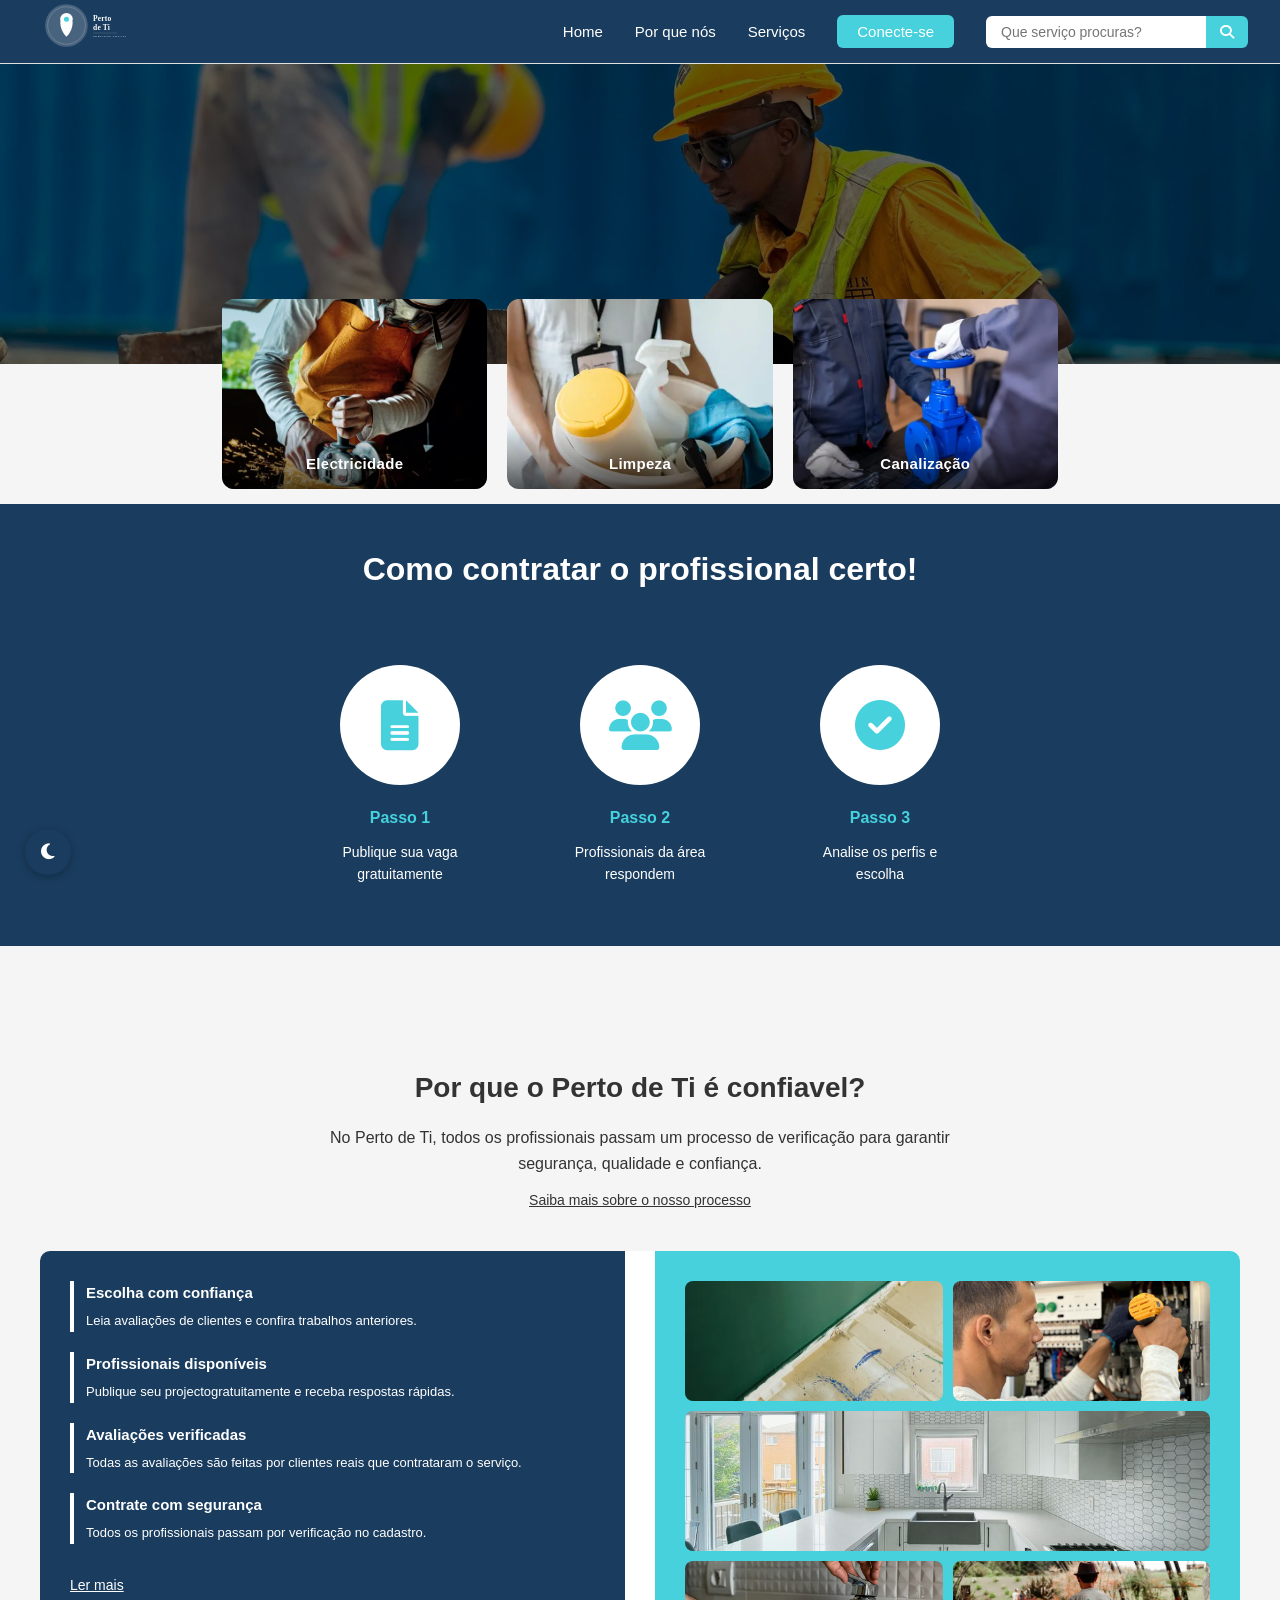
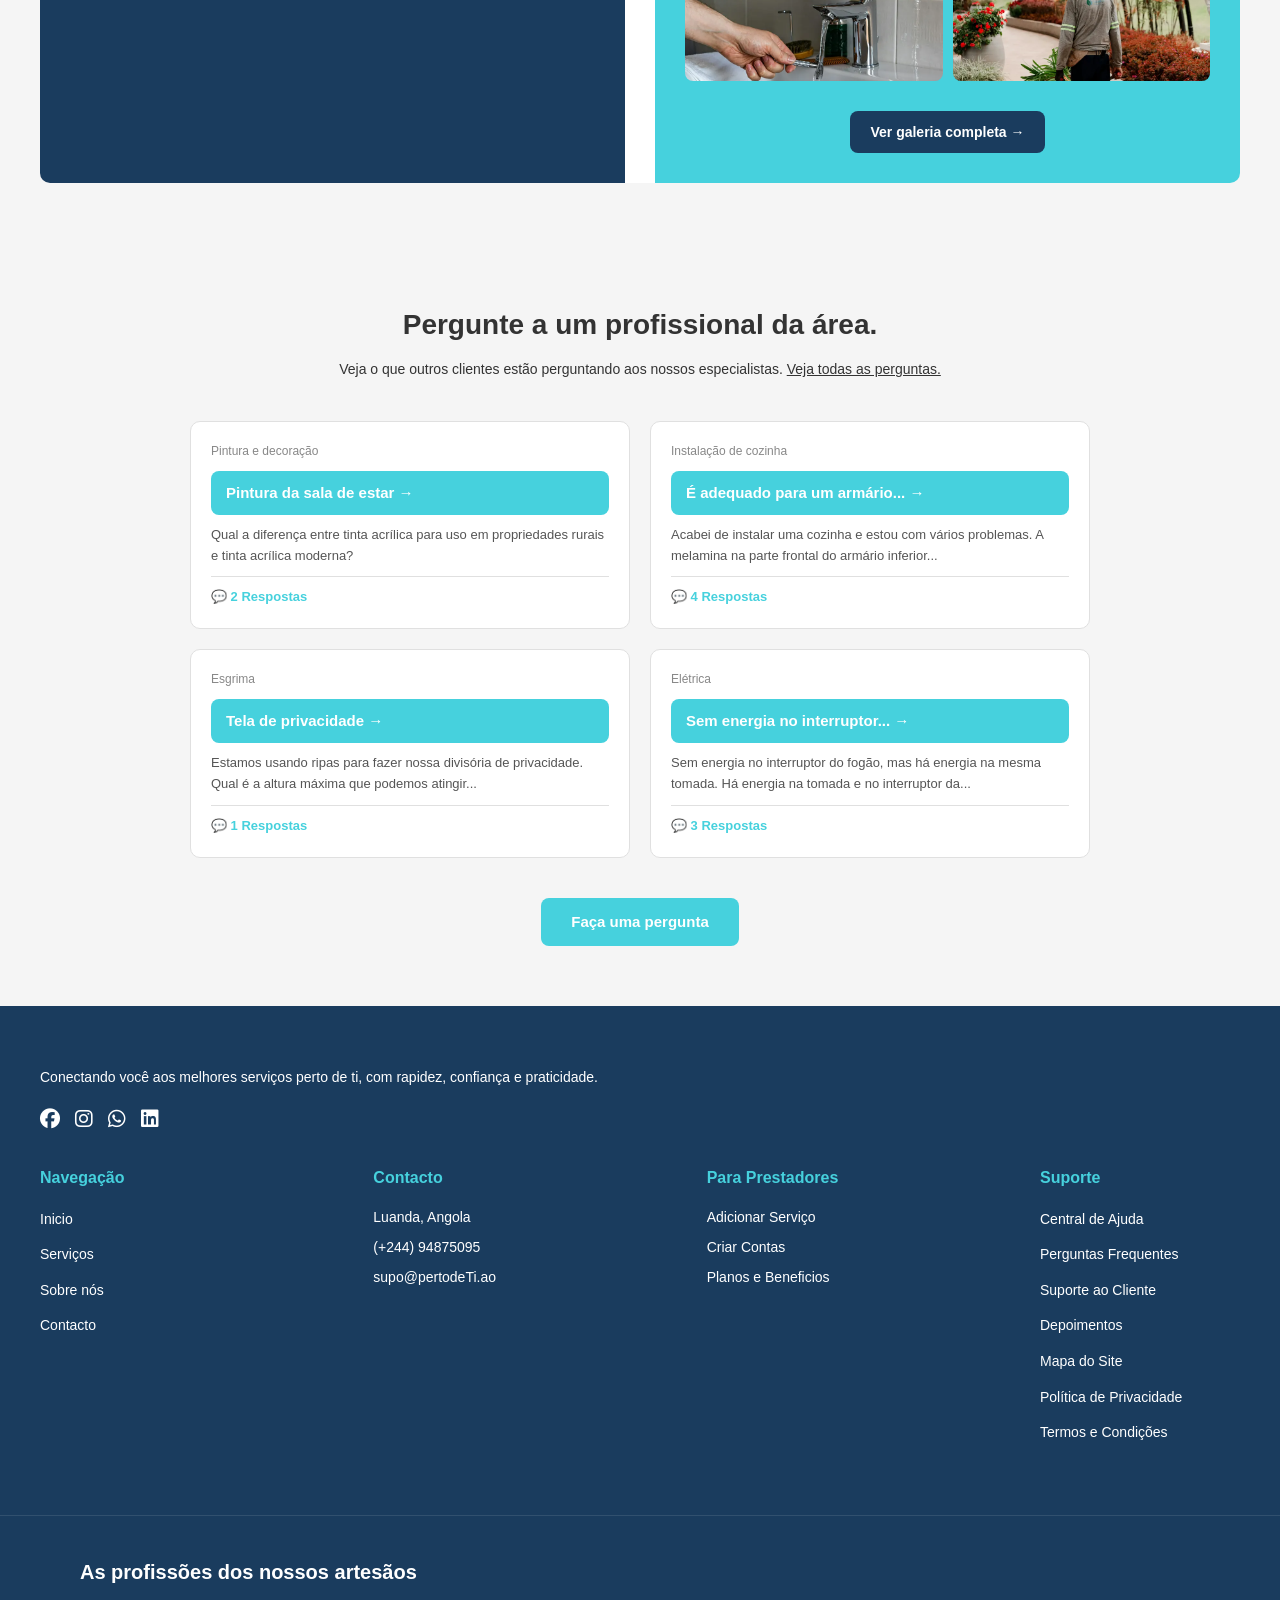
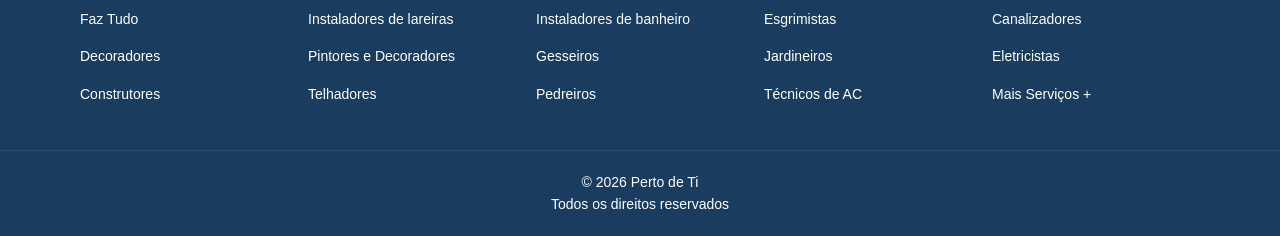
<file: index.html>
<!DOCTYPE html>
<html lang= 'pt-br'>
    <head>
        <meta charset="UTF-8">
        <meta name="viewport" content="width=device-width, initial-scale=1.0">
        <meta name="description" content="Perto de Ti - Encontra profissionais de serviços locais em Luanda, Angola. Eletricistas, pintores, canalizadores e mais.">
        <meta name="keywords" content="serviços locais, Angola, Luanda, eletricista, pintor, canalizador, profissionais">
        <meta name="author" content="Perto de Ti">
        <meta name="robots" content="index, follow">
        <link rel="canonical" href="https://www.pertodeti.ao/index.html">
        <title>Perto de Ti - Serviços Locais em Luanda, Angola</title>
        <link rel="stylesheet" href="CSS/style.css">
        <link rel="stylesheet" href="https://cdnjs.cloudflare.com/ajax/libs/font-awesome/6.5.0/css/all.min.css">
        
            <!-- Google Analytics (GA4) - substitui G-XXXXXXXXXX pelo teu ID de medição -->
        <script async src="https://www.googletagmanager.com/gtag/js?id=G-XXXXXXXXXX"></script>
        <script>
            window.dataLayer = window.dataLayer || [];
            function gtag(){dataLayer.push(arguments);}
            gtag('js', new Date());
            gtag('config', 'G-XXXXXXXXXX');
        </script>

        <!-- Meta Pixel - substitui 000000000000000 pelo teu ID de pixel -->
        <script>
            !function(f,b,e,v,n,t,s)
            {if(f.fbq)return;n=f.fbq=function(){n.callMethod?
            n.callMethod.apply(n,arguments):n.queue.push(arguments)};
            if(!f._fbq)f._fbq=n;n.push=n;n.loaded=!0;n.version='2.0';
            n.queue=[];t=b.createElement(e);t.async=!0;
            t.src=v;s=b.getElementsByTagName(e)[0];
            s.parentNode.insertBefore(t,s)}(window, document,'script',
            'https://connect.facebook.net/en_US/fbevents.js');
            fbq('init', '000000000000000');
            fbq('track', 'PageView');
        </script>
    </head>  
    <body>
        <header>
            <div class="logo">
                <img src="IMG/logo-perto-de-ti.svg" alt="Logo Perto de Ti">
            </div>
            <button class="menu-toggle" aria-label="Abrir menu" aria-expanded="false">
                <i class="fas fa-bars"></i>
            </button>
            <nav aria-label="Menu principal">
                <ul class="nav-menu">
                    <li><a href="index.html">Home</a></li>
                    <li><a href="por_que_nos.html">Por que nós</a></li>
                    <li><a href="servico.html">Serviços</a></li>
                    <li><a href="cadastro.html" class="nav-botao">Conecte-se</a></li>
                </ul>
                <div class="pesquisa">
                    <input type="text" placeholder="Que serviço procuras?">
                    <button type="button" aria-label="Pesquisar"><i class="fas fa-search"></i></button>
                </div>
            </nav>
        </header>

        <section class="hero">
            <div class="hero-banner">
                <img src="IMG/banner (2).jpg" alt="">
            </div>
            <div class="hero-caixas">
                <div class="hero-caixa">
                    <img src="IMG/destaque1.webp" alt="Electricidade">
                    <div class="hero-caixa-legenda">
                        <span>Electricidade</span>
                    </div>
                </div>
                <div class="hero-caixa">
                    <img src="IMG/destaque2.webp" alt="Limpeza">
                    <div class="hero-caixa-legenda">
                        <span>Limpeza</span>
                    </div>
                </div>
                <div class="hero-caixa">
                    <img src="IMG/destaque 3.webp" alt="Canalização">
                    <div class="hero-caixa-legenda">
                        <span>Canalização</span>
                    </div>
                </div>
            </div>
            <div class="hero-texto">
                    <h1>Como contratar o profissional certo! </h1>
            </div>
            <div class="passos">
                <div class="passo">
                   <div class="icone-passo">
                        <i class="fas fa-file-alt"></i>
                    </div>
                    <h2>Passo 1</h2>
                    <p>Publique sua vaga gratuitamente</p>
                </div>
                 <div class="passo">
                    <div class="icone-passo">
                        <i class="fas fa-users"></i>
                    </div>
                    <h2>Passo 2</h2>
                    <p>Profissionais da área respondem</p>
                </div>
                 <div class="passo">
                    <div class="icone-passo">
                        <i class="fas fa-check-circle"></i>
                    </div>
                    <h2>Passo 3</h2>
                    <p>Analise os perfis e escolha</p>
                </div>
            </div>
        </section>
        <section class="sobre">
            <h2>Por que o Perto de Ti é confiavel?</h2>
            <p>
                No Perto de Ti, todos os profissionais passam um processo de verificação para garantir segurança, qualidade e confiança.
            </p>
            <a href="pagina_404.html" class="sobre-link"> Saiba mais sobre o nosso processo</a>
            <div class="caixas">
                <div class="caixa-esquerda">
                    <div class="esquerda">
                        <h3>Escolha com confiança</h3>
                        <p>
                            Leia avaliações de clientes e confira trabalhos anteriores.
                        </p>
                    </div>
                     <div class="esquerda">
                        <h3>Profissionais disponíveis</h3>
                        <p>
                            Publique seu projectogratuitamente e receba respostas rápidas.
                        </p>
                    </div>
                    <div class="esquerda">
                         <h3>Avaliações verificadas</h3>
                        <p>Todas as avaliações são feitas por clientes reais que contrataram o serviço.</p>
                    </div>
                    <div class="esquerda">
                        <h3>Contrate com segurança</h3>
                        <p>
                            Todos os profissionais passam por verificação no cadastro.
                        </p>
                    </div>
                    <a href="por_que_nos.html" class="link">Ler mais</a>
                </div>
                <div class="lado-direito">
                    <div class="galeria">
                        <div class="sobre-foto"><img src="IMG/Pintura.webp" alt=""></div>
                        <div class="sobre-foto"><img src="IMG/electicidade3.jpg" alt=""></div>
                        <div class="sobre-foto"><img src="IMG/cozinha.jpg" alt=""></div>
                        <div class="sobre-foto"><img src="IMG/canalizador.webp" alt=""></div>
                        <div class="sobre-foto"><img src="IMG/jardineiro.webp" alt=""></div>
                    </div>
                    <div class="botao-galeria">
                        <a href="galeria.html" class="btn-galeria">Ver galeria completa →</a>
                    </div>
                    
                </div>
            </div>
        </section>
        <section class="perguntas">
            <h2>Pergunte a um profissional da área.</h2>
            <p>Veja o que outros clientes estão perguntando aos nossos especialistas. <a href="perguntas_frequentes.html">Veja todas as perguntas.</a></p>

         <div class="perguntas-grelha">
            <div class="pergunta-card">
                <span class="pergunta-categoria">Pintura e decoração</span>
                <a href="perguntas_frequentes.html#tinha-acrilica" class="pergunta-titulo">Pintura da sala de estar →</a>
                <p>Qual a diferença entre tinta acrílica para uso em propriedades rurais e tinta acrílica moderna?</p>
                <div class="pergunta-rodape">
                    <span > <a href="perguntas_frequentes.html#tinha-acrilica" class="ver-respostas">💬 2 Respostas</a></span>
                 
                 </div>
                 </div>
            <div class="pergunta-card">
                <span class="pergunta-categoria">Instalação de cozinha</span>
                <a href="perguntas_frequentes.html#armario-pia" class="pergunta-titulo">É adequado para um armário... →</a>
                <p>Acabei de instalar uma cozinha e estou com vários problemas. A melamina na parte frontal do armário inferior...</p>
            <div class="pergunta-rodape">
                <span> <a href="perguntas_frequentes.html#armario-pia" class="ver-respostas">💬 4 Respostas</a></span>
            </div>
        </div>

        <div class="pergunta-card">
            <span class="pergunta-categoria">Esgrima</span>
            <a href="perguntas_frequentes.html#altura-maxima" class="pergunta-titulo">Tela de privacidade →</a>
            <p>Estamos usando ripas para fazer nossa divisória de privacidade. Qual é a altura máxima que podemos atingir...</p>
            <div class="pergunta-rodape">
                <span> <a href="perguntas_frequentes.html#altura-maxima" class="ver-respostas">💬 1 Respostas</a></span>
            </div>
        </div>

        <div class="pergunta-card">
            <span class="pergunta-categoria">Elétrica</span>
            <a href="perguntas_frequentes.html#sem-energia" class="pergunta-titulo">Sem energia no interruptor... →</a>
            <p>Sem energia no interruptor do fogão, mas há energia na mesma tomada. Há energia na tomada e no interruptor da...</p>
            <div class="pergunta-rodape">
                <span> <a href="perguntas_frequentes.html#sem-energia" class="ver-respostas">💬 3 Respostas</a></span>
            </div>
        </div>
        </div>

        <a href="pagina_404.html" class="btn-pergunta">Faça uma pergunta</a>
    </section>
          
        <section class="info-rodape">
            <div class="area-inf">
                <p>
                    Conectando você aos melhores serviços perto de ti, com rapidez, confiança e praticidade. 
                </p>
                <div class="redes-sociais">
                    <a href="https://www.facebook.com/pertodeti.ao" target="_blank" rel="noopener" aria-label="Facebook"><i class="fab fa-facebook"></i></a>
                    <a href="https://www.instagram.com/pertodeti.ao" target="_blank" rel="noopener" aria-label="Instagram"><i class="fab fa-instagram"></i></a>
                    <a href="https://wa.me/244949875095" target="_blank" rel="noopener" aria-label="WhatsApp"><i class="fab fa-whatsapp"></i></a>
                    <a href="https://www.linkedin.com/company/pertodeti" target="_blank" rel="noopener" aria-label="LinkedIn"><i class="fab fa-linkedin"></i></a>
                </div>
            </div>
            <div class="area-inf">
                <h3>Navegação</h3>
                                    <ul>
                        <li><a href="index.html">Inicio</a></li>
                        <li><a href="servico.html">Serviços</a></li>
                        <li><a href="por_que_nos.html">Sobre nós</a></li>
                        <li><a href="contacto.html">Contacto</a></li>
                    </ul>
            </div>
            <div class="area-inf">
                <h3>
                    Contacto
                </h3>
                <p>Luanda, Angola</p>
                <p>(+244) 94875095</p>
                <p>supo@pertodeTi.ao</p>
            </div>
            <div class="area-inf">
                <h3>
                    Para Prestadores
                </h3>
                <p>Adicionar Serviço</p>
                <p>Criar Contas</p>
                <p>Planos e Beneficios</p>
            </div>
            <div class="area-inf">
                <h3>
                    Suporte
                </h3>
                <ul>
                    <li> <a href="contacto.html">Central de Ajuda</a></li>
                    <li> <a href="perguntas_frequentes.html">Perguntas Frequentes</a></li>
                    <li> <a href="contacto.html">Suporte ao Cliente</a></li>
                    <li><a href="depoimento.html">Depoimentos</a></li>
                    <li> <a href="mapa_site.html">Mapa do Site</a></li>
                    <li> <a href="privacidade.html">Política de Privacidade</a></li>
                    <li> <a href="termos.html">Termos e Condições</a></li>
                </ul>
            </div>
        </section>
       <section class="Profissoes">
    <h2>As profissões dos nossos artesãos</h2>
    <div class="coluna-profi">
        <div class="profissao">
            <a href="#">Faz Tudo</a>
            <a href="#">Decoradores</a>
            <a href="#">Construtores</a>
        </div>
        <div class="profissao">
            <a href="#">Instaladores de lareiras</a>
            <a href="#">Pintores e Decoradores</a>
            <a href="#">Telhadores</a>
        </div>
        <div class="profissao">
            <a href="#">Instaladores de banheiro</a>
            <a href="#">Gesseiros</a>
            <a href="#">Pedreiros</a>
        </div>
        <div class="profissao">
            <a href="#">Esgrimistas</a>
            <a href="#">Jardineiros</a>
            <a href="#">Técnicos de AC</a>
        </div>
        <div class="profissao">
            <a href="#">Canalizadores</a>
            <a href="#">Eletricistas</a>
            <a href="pagina_404.html">Mais Serviços +</a>
        </div>
        </div>
        </section>

        <footer class="rodape">
            <p>&copy; 2026 Perto de Ti</p>
            <p>Todos os direitos reservados</p>
        </footer>
        
    <script src="JS/main.js"></script>
    </body>  
</html>
</file>
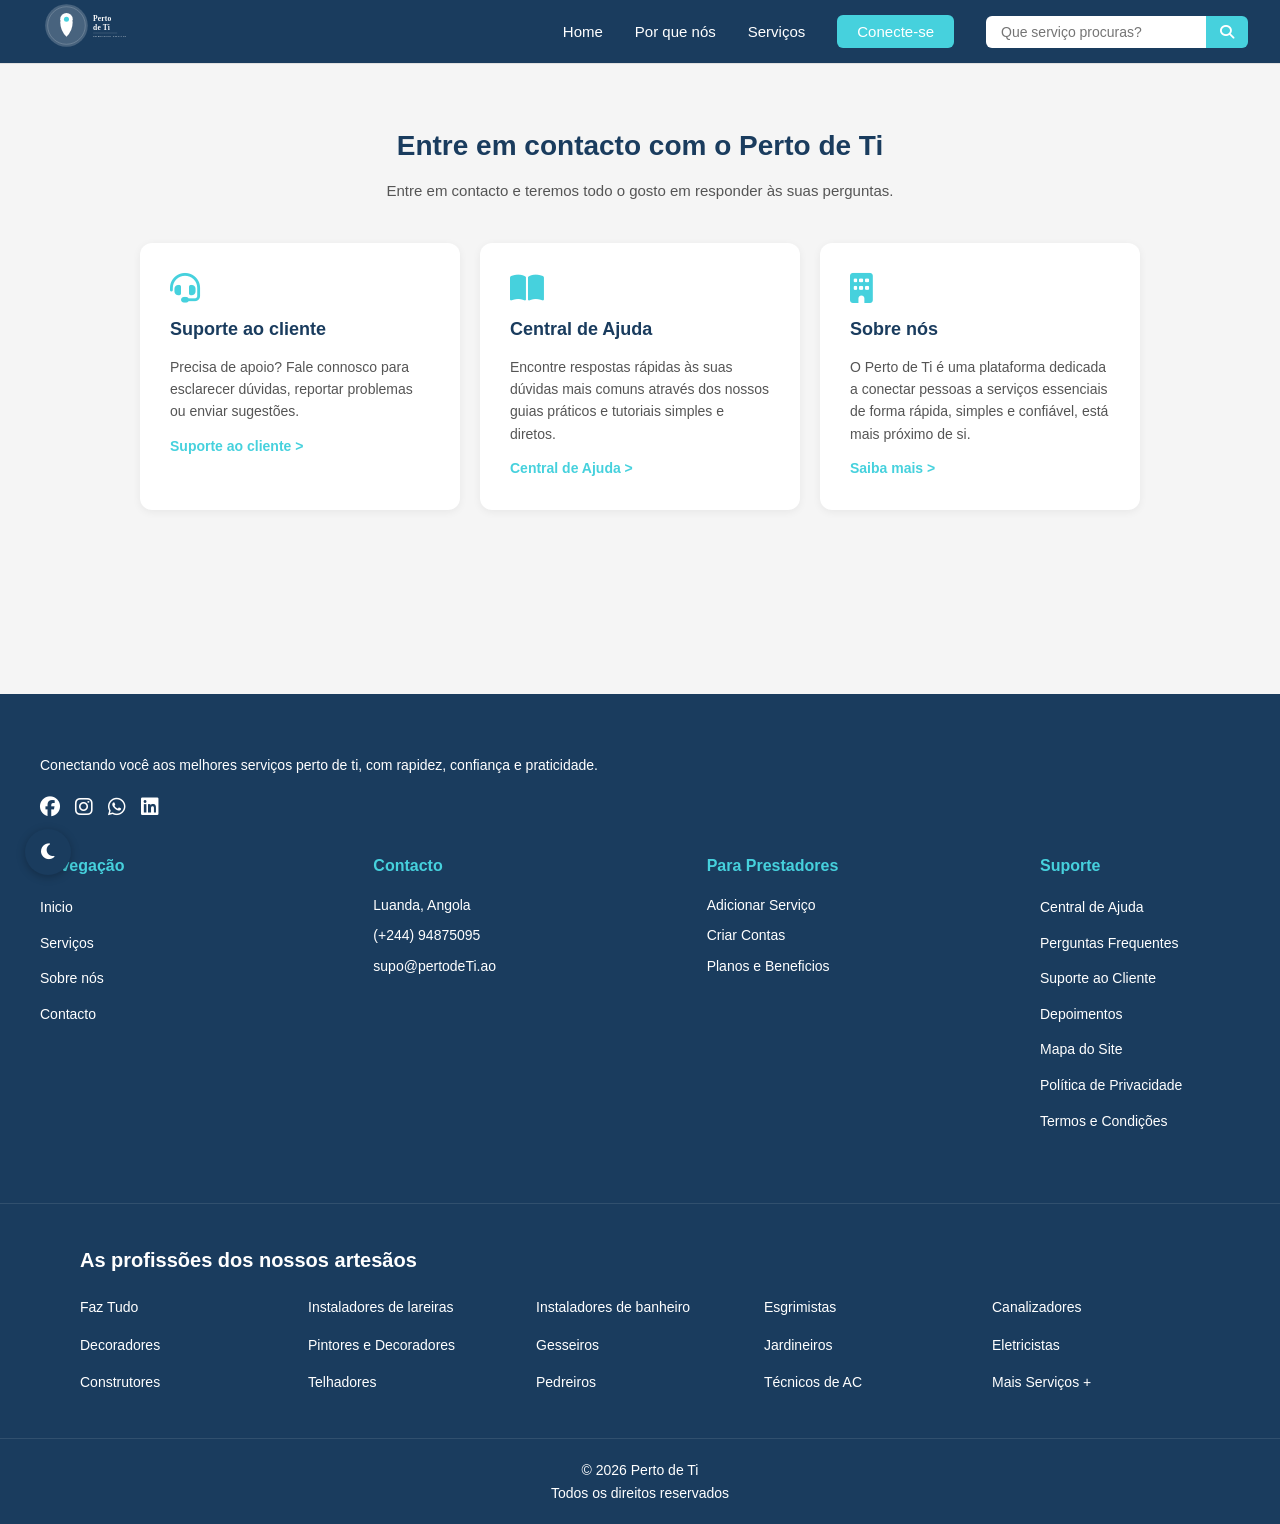
<file: contacto.html>
<!DOCTYPE html>
<html lang="pt-br">
    <head> 
        <meta charset="UTF-8">
        <meta name="viewport" content="width=device-width, initial-scale=1.0">
        <meta name="description" content="Entre em contacto com o Perto de Ti - estamos aqui para ajudar com qualquer dúvida ou sugestão.">
        <meta name="keywords" content="contacto, suporte, ajuda, Perto de Ti Angola">
        <meta name="author" content="Perto de Ti">
        <meta name="robots" content="index, follow">
        <link rel="canonical" href="https://www.pertodeti.ao/contacto.html">
        <title>Contacto - Perto de Ti</title>
        <link rel="stylesheet" href="CSS/style.css">
        <link rel="stylesheet" href="CSS/contacto.css">
        <link rel="stylesheet" href="https://cdnjs.cloudflare.com/ajax/libs/font-awesome/6.5.0/css/all.min.css">
            <!-- Google Analytics (GA4) -->
        <script async src="https://www.googletagmanager.com/gtag/js?id=G-SQ0E4BD0GR"></script>
        <script>
            window.dataLayer = window.dataLayer || [];
            function gtag(){dataLayer.push(arguments);}
            gtag('js', new Date());
            gtag('config', 'G-SQ0E4BD0GR');
        </script>

        <!-- Meta Pixel - substitui 000000000000000 pelo teu ID de pixel -->
        <script>
            !function(f,b,e,v,n,t,s)
            {if(f.fbq)return;n=f.fbq=function(){n.callMethod?
            n.callMethod.apply(n,arguments):n.queue.push(arguments)};
            if(!f._fbq)f._fbq=n;n.push=n;n.loaded=!0;n.version='2.0';
            n.queue=[];t=b.createElement(e);t.async=!0;
            t.src=v;s=b.getElementsByTagName(e)[0];
            s.parentNode.insertBefore(t,s)}(window, document,'script',
            'https://connect.facebook.net/en_US/fbevents.js');
            fbq('init', '000000000000000');
            fbq('track', 'PageView');
        </script>
    </head> 
    <body>

        <header>
            <div class="logo">
                <img src="IMG/logo-perto-de-ti.svg" alt="Logo Perto de Ti">
            </div>
            <button class="menu-toggle" aria-label="Abrir menu" aria-expanded="false">
                <i class="fas fa-bars"></i>
            </button>
            <nav aria-label="Menu principal">
                <ul class="nav-menu">
                    <li><a href="index.html">Home</a></li>
                    <li><a href="por_que_nos.html">Por que nós</a></li>
                    <li><a href="servico.html">Serviços</a></li>
                    <li><a href="cadastro.html" class="nav-botao">Conecte-se</a></li>
                </ul>
                <div class="pesquisa">
                        <input type="text" placeholder="Que serviço procuras?">
                    <button type="button" aria-label="Pesquisar"><i class="fas fa-search"></i></button>
                </div>
            </nav>
        </header>

        <section class="contacto">
            <h2>Entre em contacto com o Perto de Ti</h2>
            <p>Entre em contacto e teremos todo o gosto em responder às suas perguntas.</p>

            <div class="contacto-colunas">

                <div class="contacto-card">
                    <i class="fas fa-headset"></i>
                    <h3>Suporte ao cliente</h3>
                    <p>Precisa de apoio? Fale connosco para esclarecer dúvidas, reportar problemas ou enviar sugestões.</p>
                    <a href="pagina_404.html">Suporte ao cliente ></a>
                </div>

                <div class="contacto-card">
                    <i class="fas fa-book-open"></i>
                    <h3>Central de Ajuda</h3>
                    <p>Encontre respostas rápidas às suas dúvidas mais comuns através dos nossos guias práticos e tutoriais simples e diretos.</p>
                    <a href="perguntas_frequentes.html">Central de Ajuda ></a>
                </div>

               <div class="contacto-card">
                    <i class="fas fa-building"></i>
                    <h3>Sobre nós</h3>
                    <p>O Perto de Ti é uma plataforma dedicada a conectar pessoas a serviços essenciais de forma rápida, simples e confiável, está mais próximo de si.</p>
                        <a href="por_que_nos.html">Saiba mais ></a>
                </div>

            </div>
        </section>
         <section class="info-rodape">
            <div class="area-inf">
                <p>
                    Conectando você aos melhores serviços perto de ti, com rapidez, confiança e praticidade. 
                </p>
                <div class="redes-sociais">
                    <a href="https://www.facebook.com/pertodeti.ao" target="_blank" rel="noopener" aria-label="Facebook"><i class="fab fa-facebook"></i></a>
                    <a href="https://www.instagram.com/pertodeti.ao" target="_blank" rel="noopener" aria-label="Instagram"><i class="fab fa-instagram"></i></a>
                    <a href="https://wa.me/244949875095" target="_blank" rel="noopener" aria-label="WhatsApp"><i class="fab fa-whatsapp"></i></a>
                    <a href="https://www.linkedin.com/company/pertodeti" target="_blank" rel="noopener" aria-label="LinkedIn"><i class="fab fa-linkedin"></i></a>
                </div>
            </div>
            <div class="area-inf">
                <h3>Navegação</h3>
                                    <ul>
                        <li><a href="index.html">Inicio</a></li>
                        <li><a href="servico.html">Serviços</a></li>
                        <li><a href="por_que_nos.html">Sobre nós</a></li>
                        <li><a href="contacto.html">Contacto</a></li>
                    </ul>
            </div>
            <div class="area-inf">
                <h3>
                    Contacto
                </h3>
                <p>Luanda, Angola</p>
                <p>(+244) 94875095</p>
                <p>supo@pertodeTi.ao</p>
            </div>
            <div class="area-inf">
                <h3>
                    Para Prestadores
                </h3>
                <p>Adicionar Serviço</p>
                <p>Criar Contas</p>
                <p>Planos e Beneficios</p>
            </div>
            <div class="area-inf">
                <h3>
                    Suporte
                </h3>
                <ul>
                    <li> <a href="contacto.html">Central de Ajuda</a></li>
                    <li> <a href="perguntas_frequentes.html">Perguntas Frequentes</a></li>
                    <li> <a href="contacto.html">Suporte ao Cliente</a></li>
                    <li><a href="depoimento.html">Depoimentos</a></li>
                    <li> <a href="mapa_site.html">Mapa do Site</a></li>
                    <li> <a href="privacidade.html">Política de Privacidade</a></li>
                    <li> <a href="termos.html">Termos e Condições</a></li>
                </ul>
            </div>
        </section>
       <section class="Profissoes">
    <h2>As profissões dos nossos artesãos</h2>
    <div class="coluna-profi">
        <div class="profissao">
            <a href="#">Faz Tudo</a>
            <a href="#">Decoradores</a>
            <a href="#">Construtores</a>
        </div>
        <div class="profissao">
            <a href="#">Instaladores de lareiras</a>
            <a href="#">Pintores e Decoradores</a>
            <a href="#">Telhadores</a>
        </div>
        <div class="profissao">
            <a href="#">Instaladores de banheiro</a>
            <a href="#">Gesseiros</a>
            <a href="#">Pedreiros</a>
        </div>
        <div class="profissao">
            <a href="#">Esgrimistas</a>
            <a href="#">Jardineiros</a>
            <a href="#">Técnicos de AC</a>
        </div>
        <div class="profissao">
            <a href="#">Canalizadores</a>
            <a href="#">Eletricistas</a>
            <a href="pagina_404.html">Mais Serviços +</a>
        </div>
        </div>
        </section>

        <footer class="rodape">
            <p>&copy; 2026 Perto de Ti </p>
            <p>Todos os direitos reservados</p> 
        </footer>
    <script src="JS/main.js"></script>
    </body>
</html>
</file>
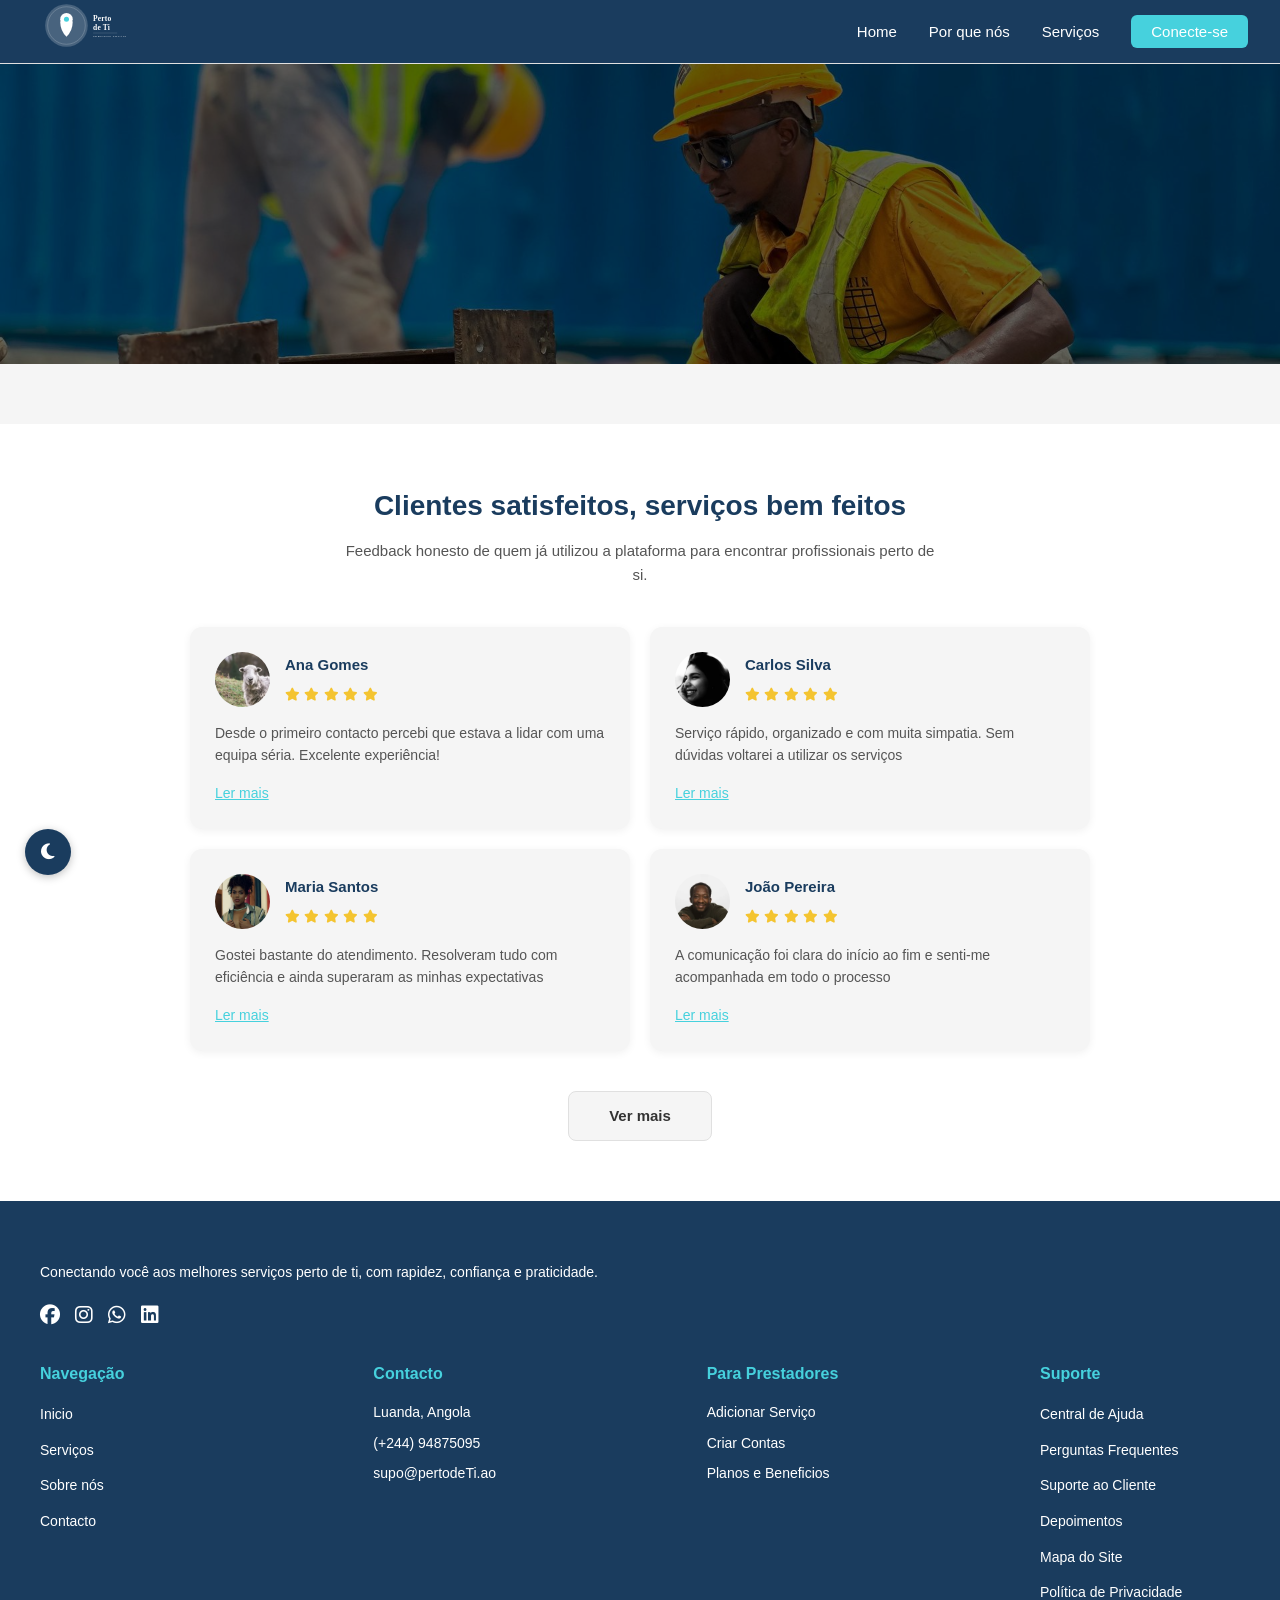
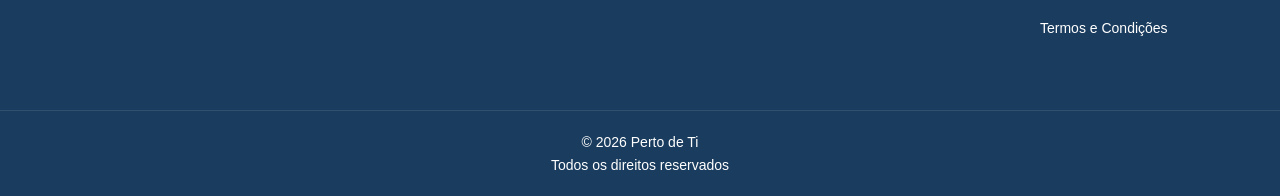
<file: depoimento.html>
<!DOCTYPE html>
<html lang="pt-br">
    <head> 
        <meta charset="UTF-8">
        <meta name="viewport" content="width=device-width, initial-scale=1.0">
        <meta name="description" content="Leia depoimentos de clientes satisfeitos que encontraram profissionais através do Perto de Ti.">
        <meta name="keywords" content="depoimentos, avaliações, clientes satisfeitos, Angola">
        <meta name="author" content="Perto de Ti">
        <meta name="robots" content="index, follow">
        <link rel="canonical" href="https://www.pertodeti.ao/depoimento.html">
        <title>Depoimentos - Perto de Ti</title>
        <link rel="stylesheet" href="CSS/style.css">
        <link rel="stylesheet" href="CSS/depoimento.css">
        <link rel="stylesheet" href="https://cdnjs.cloudflare.com/ajax/libs/font-awesome/6.5.0/css/all.min.css">
            <!-- Google Analytics (GA4) - substitui G-XXXXXXXXXX pelo teu ID de medição -->
        <script async src="https://www.googletagmanager.com/gtag/js?id=G-XXXXXXXXXX"></script>
        <script>
            window.dataLayer = window.dataLayer || [];
            function gtag(){dataLayer.push(arguments);}
            gtag('js', new Date());
            gtag('config', 'G-XXXXXXXXXX');
        </script>

        <!-- Meta Pixel - substitui 000000000000000 pelo teu ID de pixel -->
        <script>
            !function(f,b,e,v,n,t,s)
            {if(f.fbq)return;n=f.fbq=function(){n.callMethod?
            n.callMethod.apply(n,arguments):n.queue.push(arguments)};
            if(!f._fbq)f._fbq=n;n.push=n;n.loaded=!0;n.version='2.0';
            n.queue=[];t=b.createElement(e);t.async=!0;
            t.src=v;s=b.getElementsByTagName(e)[0];
            s.parentNode.insertBefore(t,s)}(window, document,'script',
            'https://connect.facebook.net/en_US/fbevents.js');
            fbq('init', '000000000000000');
            fbq('track', 'PageView');
        </script>
    </head> 
    <body>

        <header>
            <div class="logo">
                <img src="IMG/logo-perto-de-ti.svg" alt="Logo Perto de Ti">
            </div>
            <button class="menu-toggle" aria-label="Abrir menu" aria-expanded="false">
                <i class="fas fa-bars"></i>
            </button>
            <nav aria-label="Menu principal">
                <ul class="nav-menu">
                    <li><a href="index.html">Home</a></li>
                    <li><a href="por_que_nos.html">Por que nós</a></li>
                    <li><a href="servico.html">Serviços</a></li>
                    <li><a href="cadastro.html" class="nav-botao">Conecte-se</a></li>
                </ul>
            </nav>
        </header>

        <!-- Banner -->
        <section class="hero">
            <div class="hero-banner">
                <img src="IMG/banner (2).jpg" alt="Depoimentos">
            </div>
        </section>

        <!-- Depoimentos -->
        <section class="depoimento">
            <h2>Clientes satisfeitos, serviços bem feitos</h2>
            <p>Feedback honesto de quem já utilizou a plataforma para encontrar profissionais perto de si.</p>

            <div class="depoimento-cards">

                <div class="depoimento-card">
                    <div class="depoimento-topo">
                        <div class="cliente-foto">
                            <img src="IMG/cliente 4.webp" alt="Cliente">
                        </div>
                        <div>
                            <h3>Ana Gomes</h3>
                            <div class="estrelas">
                                <i class="fas fa-star"></i>
                                <i class="fas fa-star"></i>
                                <i class="fas fa-star"></i>
                                <i class="fas fa-star"></i>
                                <i class="fas fa-star"></i>
                            </div>
                        </div>
                    </div>
                    <p>Desde o primeiro contacto percebi que estava a lidar com uma equipa séria. Excelente experiência!</p>
                    <a href="pagina_404.html" class="ler-mais">Ler mais</a>
                </div>

                <div class="depoimento-card">
                    <div class="depoimento-topo">
                        <div class="cliente-foto">
                            <img src="IMG/cliente 2.webp" alt="Cliente">
                        </div>
                        <div>
                            <h3>Carlos Silva</h3>
                            <div class="estrelas">
                                <i class="fas fa-star"></i>
                                <i class="fas fa-star"></i>
                                <i class="fas fa-star"></i>
                                <i class="fas fa-star"></i>
                                <i class="fas fa-star"></i>
                            </div>
                        </div>
                    </div>
                    <p>Serviço rápido, organizado e com muita simpatia. Sem dúvidas voltarei a utilizar os serviços</p>
                    <a href="pagina_404.html" class="ler-mais">Ler mais</a>
                </div>

                <div class="depoimento-card">
                    <div class="depoimento-topo">
                        <div class="cliente-foto">
                            <img src="IMG/cliente 3.webp" alt="Cliente">
                        </div>
                        <div>
                            <h3>Maria Santos</h3>
                            <div class="estrelas">
                                <i class="fas fa-star"></i>
                                <i class="fas fa-star"></i>
                                <i class="fas fa-star"></i>
                                <i class="fas fa-star"></i>
                                <i class="fas fa-star"></i>
                            </div>
                        </div>
                    </div>
                    <p>Gostei bastante do atendimento. Resolveram tudo com eficiência e ainda superaram as minhas expectativas</p>
                    <a href="pagina_404.html" class="ler-mais">Ler mais</a>
                </div>

                <div class="depoimento-card">
                    <div class="depoimento-topo">
                        <div class="cliente-foto">
                            <img src="IMG/cliente 1.webp" alt="Cliente">
                        </div>
                        <div>
                            <h3>João Pereira</h3>
                            <div class="estrelas">
                                <i class="fas fa-star"></i>
                                <i class="fas fa-star"></i>
                                <i class="fas fa-star"></i>
                                <i class="fas fa-star"></i>
                                <i class="fas fa-star"></i>
                            </div>
                        </div>
                    </div>
                    <p>A comunicação foi clara do início ao fim e senti-me acompanhada em todo o processo</p>
                    <a href="pagina_404.html" class="ler-mais">Ler mais</a>
                </div>

            </div>

            <a href="pagina_404.html" class="btn-mais">Ver mais</a>
        </section>
        <section class="info-rodape">
            <div class="area-inf">
                <p>
                    Conectando você aos melhores serviços perto de ti, com rapidez, confiança e praticidade. 
                </p>
                <div class="redes-sociais">
                    <a href="https://www.facebook.com/pertodeti.ao" target="_blank" rel="noopener" aria-label="Facebook"><i class="fab fa-facebook"></i></a>
                    <a href="https://www.instagram.com/pertodeti.ao" target="_blank" rel="noopener" aria-label="Instagram"><i class="fab fa-instagram"></i></a>
                    <a href="https://wa.me/244949875095" target="_blank" rel="noopener" aria-label="WhatsApp"><i class="fab fa-whatsapp"></i></a>
                    <a href="https://www.linkedin.com/company/pertodeti" target="_blank" rel="noopener" aria-label="LinkedIn"><i class="fab fa-linkedin"></i></a>
                </div>
            </div>
            <div class="area-inf">
                <h3>Navegação</h3>
                                    <ul>
                        <li><a href="index.html">Inicio</a></li>
                        <li><a href="servico.html">Serviços</a></li>
                        <li><a href="por_que_nos.html">Sobre nós</a></li>
                        <li><a href="contacto.html">Contacto</a></li>
                    </ul>
            </div>
            <div class="area-inf">
                <h3>
                    Contacto
                </h3>
                <p>Luanda, Angola</p>
                <p>(+244) 94875095</p>
                <p>supo@pertodeTi.ao</p>
            </div>
            <div class="area-inf">
                <h3>
                    Para Prestadores
                </h3>
                <p>Adicionar Serviço</p>
                <p>Criar Contas</p>
                <p>Planos e Beneficios</p>
            </div>
            <div class="area-inf">
                <h3>
                    Suporte
                </h3>
                <ul>
                    <li> <a href="contacto.html">Central de Ajuda</a></li>
                    <li> <a href="perguntas_frequentes.html">Perguntas Frequentes</a></li>
                    <li> <a href="contacto.html">Suporte ao Cliente</a></li>
                    <li><a href="depoimento.html">Depoimentos</a></li>
                    <li> <a href="mapa_site.html">Mapa do Site</a></li>
                    <li> <a href="privacidade.html">Política de Privacidade</a></li>
                    <li> <a href="termos.html">Termos e Condições</a></li>
                </ul>
            </div>
        </section>

        <footer class="rodape">
            <p>&copy; 2026 Perto de Ti</p>
            <p>Todos os direitos reservados</p>
        </footer>

    <script src="JS/main.js"></script>
    </body>
</html>
</file>
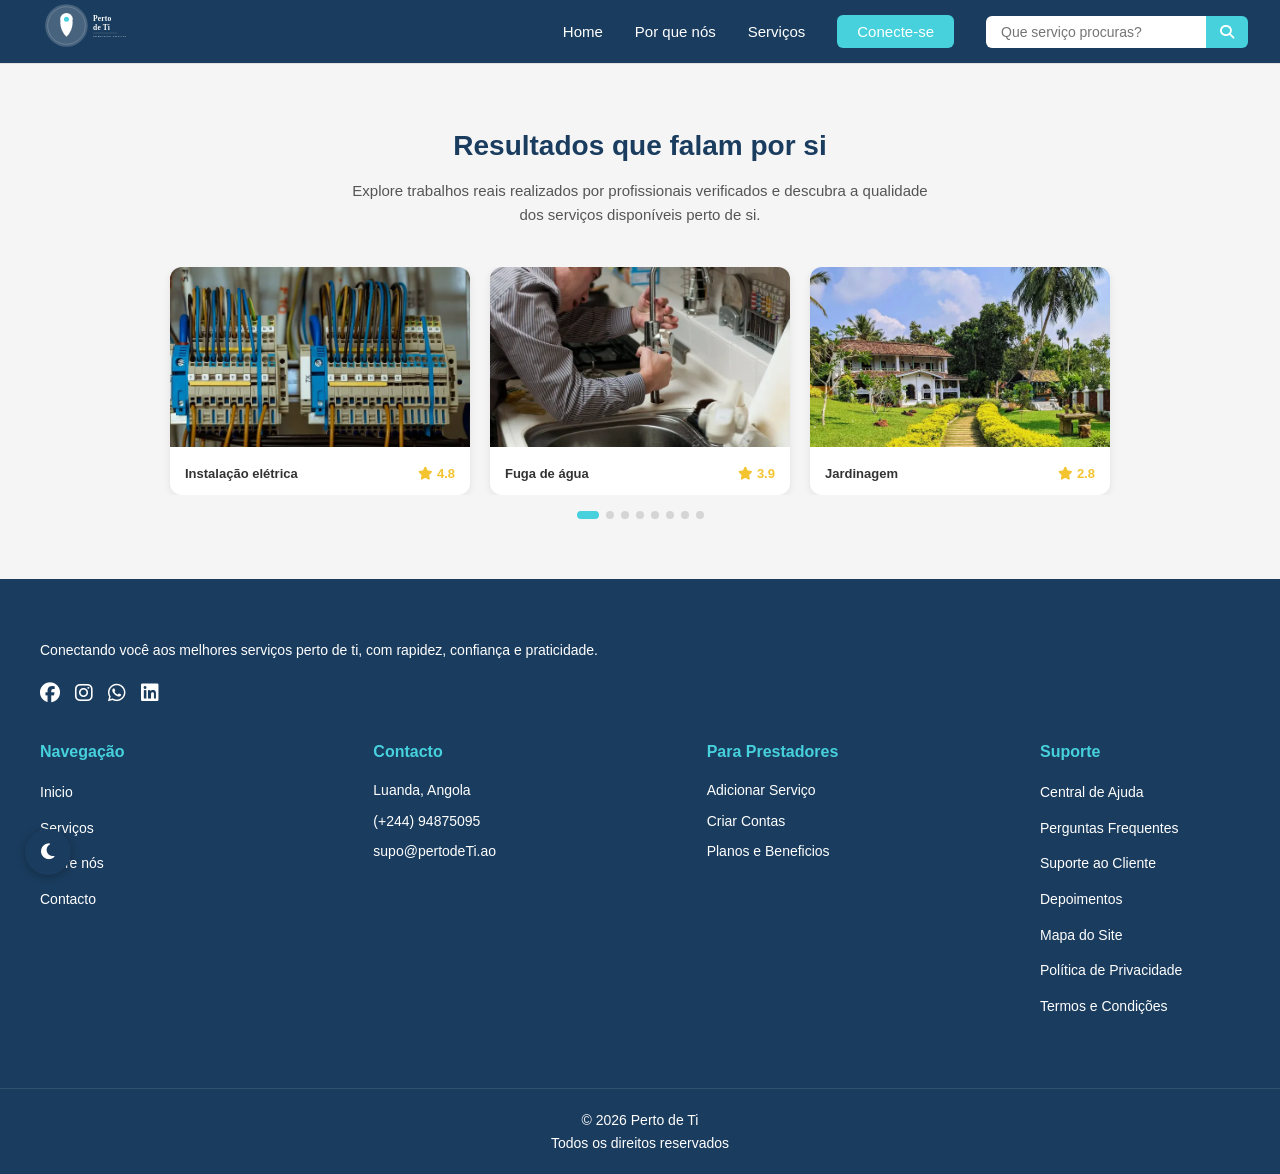
<file: galeria.html>
<!DOCTYPE html>
<html lang="pt-br">
    <head> 
        <meta charset="UTF-8">
        <meta name="viewport" content="width=device-width, initial-scale=1.0">
        <meta name="description" content="Veja trabalhos reais realizados por profissionais verificados do Perto de Ti em Angola.">
        <meta name="keywords" content="galeria, trabalhos, resultados, profissionais Angola">
        <meta name="author" content="Perto de Ti">
        <meta name="robots" content="index, follow">
        <link rel="canonical" href="https://www.pertodeti.ao/galeria.html">
        <title>Galeria - Perto de Ti</title>
        <link rel="stylesheet" href="CSS/style.css">
        <link rel="stylesheet" href="CSS/galeria.css">
        <link rel="stylesheet" href="https://cdnjs.cloudflare.com/ajax/libs/font-awesome/6.5.0/css/all.min.css">
            <!-- Google Analytics (GA4) - substitui G-XXXXXXXXXX pelo teu ID de medição -->
        <script async src="https://www.googletagmanager.com/gtag/js?id=G-XXXXXXXXXX"></script>
        <script>
            window.dataLayer = window.dataLayer || [];
            function gtag(){dataLayer.push(arguments);}
            gtag('js', new Date());
            gtag('config', 'G-XXXXXXXXXX');
        </script>

        <!-- Meta Pixel - substitui 000000000000000 pelo teu ID de pixel -->
        <script>
            !function(f,b,e,v,n,t,s)
            {if(f.fbq)return;n=f.fbq=function(){n.callMethod?
            n.callMethod.apply(n,arguments):n.queue.push(arguments)};
            if(!f._fbq)f._fbq=n;n.push=n;n.loaded=!0;n.version='2.0';
            n.queue=[];t=b.createElement(e);t.async=!0;
            t.src=v;s=b.getElementsByTagName(e)[0];
            s.parentNode.insertBefore(t,s)}(window, document,'script',
            'https://connect.facebook.net/en_US/fbevents.js');
            fbq('init', '000000000000000');
            fbq('track', 'PageView');
        </script>
    </head> 
    <body>

        <header>
            <div class="logo">
                <img src="IMG/logo-perto-de-ti.svg" alt="Logo Perto de Ti">
            </div>
            <button class="menu-toggle" aria-label="Abrir menu" aria-expanded="false">
                <i class="fas fa-bars"></i>
            </button>
            <nav aria-label="Menu principal">
                <ul class="nav-menu">
                    <li><a href="index.html">Home</a></li>
                    <li><a href="por_que_nos.html">Por que nós</a></li>
                    <li><a href="servico.html">Serviços</a></li>
                    <li><a href="cadastro.html" class="nav-botao">Conecte-se</a></li>
                </ul>
                <div class="pesquisa">
                        <input type="text" placeholder="Que serviço procuras?">
                    <button type="button" aria-label="Pesquisar"><i class="fas fa-search"></i></button>
                </div>
            </nav>
        </header>

        <section class="galeria">
            <div class="galeria-cabecalho">
                 <h2>Resultados que falam por si</h2>
                <p>Explore trabalhos reais realizados por profissionais verificados e descubra a qualidade dos serviços disponíveis perto de si.</p>
            </div>
            <div class="carrossel galeria-carrossel" data-carrossel data-autoplay="true">
                <div class="carrossel-viewport">
                    <div class="carrossel-track">

                        <div class="carrossel-slide">
                            <div class="galeria-item">
                                <div class="galeria-imagem-wrapper">
                                    <img src="IMG/electricidade_feito.webp" alt="Instalação elétrica">
                                    <button class="btn-partilhar-icone" data-partilhar aria-label="Partilhar"><i class="fas fa-share-alt"></i></button>
                                </div>
                                <div class="galeria-info">
                                    <span>Instalação elétrica</span>
                                    <div class="galeria-estrelas">
                                        <i class="fas fa-star"></i> 4.8
                                    </div>
                                </div>
                            </div>
                        </div>

                        <div class="carrossel-slide">
                            <div class="galeria-item">
                                <div class="galeria-imagem-wrapper">
                                    <img src="IMG/canalizacao_feita.webp" alt="Fuga de água">
                                    <button class="btn-partilhar-icone" data-partilhar aria-label="Partilhar"><i class="fas fa-share-alt"></i></button>
                                </div>
                                <div class="galeria-info">
                                    <span>Fuga de água</span>
                                    <div class="galeria-estrelas">
                                        <i class="fas fa-star"></i> 3.9
                                    </div>
                                </div>
                            </div>
                        </div>

                        <div class="carrossel-slide">
                            <div class="galeria-item">
                                <div class="galeria-imagem-wrapper">
                                    <img src="IMG/jardim_feito.webp" alt="Jardinagem">
                                    <button class="btn-partilhar-icone" data-partilhar aria-label="Partilhar"><i class="fas fa-share-alt"></i></button>
                                </div>
                                <div class="galeria-info">
                                    <span>Jardinagem</span>
                                    <div class="galeria-estrelas">
                                        <i class="fas fa-star"></i> 2.8
                                    </div>
                                </div>
                            </div>
                        </div>

                        <div class="carrossel-slide">
                            <div class="galeria-item">
                                <div class="galeria-imagem-wrapper">
                                    <img src="IMG/pintura_feita.webp" alt="Pintura interior">
                                    <button class="btn-partilhar-icone" data-partilhar aria-label="Partilhar"><i class="fas fa-share-alt"></i></button>
                                </div>
                                <div class="galeria-info">
                                    <span>Pintura interior</span>
                                    <div class="galeria-estrelas">
                                        <i class="fas fa-star"></i> 5.0
                                    </div>
                                </div>
                            </div>
                        </div>

                        <div class="carrossel-slide">
                            <div class="galeria-item">
                                <div class="galeria-imagem-wrapper">
                                    <img src="IMG/construtor_feito.webp" alt="Construtor">
                                    <button class="btn-partilhar-icone" data-partilhar aria-label="Partilhar"><i class="fas fa-share-alt"></i></button>
                                </div>
                                <div class="galeria-info">
                                    <span>Construtor</span>
                                    <div class="galeria-estrelas">
                                        <i class="fas fa-star"></i> 4.9
                                    </div>
                                </div>
                            </div>
                        </div>

                        <div class="carrossel-slide">
                            <div class="galeria-item">
                                <div class="galeria-imagem-wrapper">
                                    <img src="IMG/sala_feita.webp" alt="">
                                    <button class="btn-partilhar-icone" data-partilhar aria-label="Partilhar"><i class="fas fa-share-alt"></i></button>
                                </div>
                                <div class="galeria-info">
                                    <span>Sala montada</span>
                                    <div class="galeria-estrelas">
                                        <i class="fas fa-star"></i> 5.0
                                    </div>
                                </div>
                            </div>
                        </div>

                        <div class="carrossel-slide">
                            <div class="galeria-item">
                                <div class="galeria-imagem-wrapper">
                                    <img src="IMG/arrumacao_feita.jpg" alt="">
                                    <button class="btn-partilhar-icone" data-partilhar aria-label="Partilhar"><i class="fas fa-share-alt"></i></button>
                                </div>
                                <div class="galeria-info">
                                    <span>Casa limpa</span>
                                    <div class="galeria-estrelas">
                                        <i class="fas fa-star"></i> 3.0
                                    </div>
                                </div>
                            </div>
                        </div>

                        <div class="carrossel-slide">
                            <div class="galeria-item">
                                <div class="galeria-imagem-wrapper">
                                    <img src="IMG/Tecnico_feito.webp" alt="">
                                    <button class="btn-partilhar-icone" data-partilhar aria-label="Partilhar"><i class="fas fa-share-alt"></i></button>
                                </div>
                                <div class="galeria-info">
                                    <span>Técnico de Ar</span>
                                    <div class="galeria-estrelas">
                                        <i class="fas fa-star"></i> 3.9
                                    </div>
                                </div>
                            </div>
                        </div>

                    </div>
                </div>
                <div class="carrossel-pontos"></div>
            </div>
        </section>
        <section class="info-rodape">
            <div class="area-inf">
                <p>
                    Conectando você aos melhores serviços perto de ti, com rapidez, confiança e praticidade. 
                </p>
                <div class="redes-sociais">
                    <a href="https://www.facebook.com/pertodeti.ao" target="_blank" rel="noopener" aria-label="Facebook"><i class="fab fa-facebook"></i></a>
                    <a href="https://www.instagram.com/pertodeti.ao" target="_blank" rel="noopener" aria-label="Instagram"><i class="fab fa-instagram"></i></a>
                    <a href="https://wa.me/244949875095" target="_blank" rel="noopener" aria-label="WhatsApp"><i class="fab fa-whatsapp"></i></a>
                    <a href="https://www.linkedin.com/company/pertodeti" target="_blank" rel="noopener" aria-label="LinkedIn"><i class="fab fa-linkedin"></i></a>
                </div>
            </div>
            <div class="area-inf">
                <h3>Navegação</h3>
                                    <ul>
                        <li><a href="index.html">Inicio</a></li>
                        <li><a href="servico.html">Serviços</a></li>
                        <li><a href="por_que_nos.html">Sobre nós</a></li>
                        <li><a href="contacto.html">Contacto</a></li>
                    </ul>
            </div>
            <div class="area-inf">
                <h3>
                    Contacto
                </h3>
                <p>Luanda, Angola</p>
                <p>(+244) 94875095</p>
                <p>supo@pertodeTi.ao</p>
            </div>
            <div class="area-inf">
                <h3>
                    Para Prestadores
                </h3>
                <p>Adicionar Serviço</p>
                <p>Criar Contas</p>
                <p>Planos e Beneficios</p>
            </div>
            <div class="area-inf">
                <h3>
                    Suporte
                </h3>
                <ul>
                    <li> <a href="contacto.html">Central de Ajuda</a></li>
                    <li> <a href="perguntas_frequentes.html">Perguntas Frequentes</a></li>
                    <li> <a href="contacto.html">Suporte ao Cliente</a></li>
                    <li><a href="depoimento.html">Depoimentos</a></li>
                    <li> <a href="mapa_site.html">Mapa do Site</a></li>
                    <li> <a href="privacidade.html">Política de Privacidade</a></li>
                    <li> <a href="termos.html">Termos e Condições</a></li>
                </ul>
            </div>
        </section>

        <footer class="rodape">
            <p>&copy; 2026 Perto de Ti</p>
            <p> Todos os direitos reservados</p>
        </footer>

    <script src="JS/main.js"></script>
    </body>
</html>
</file>
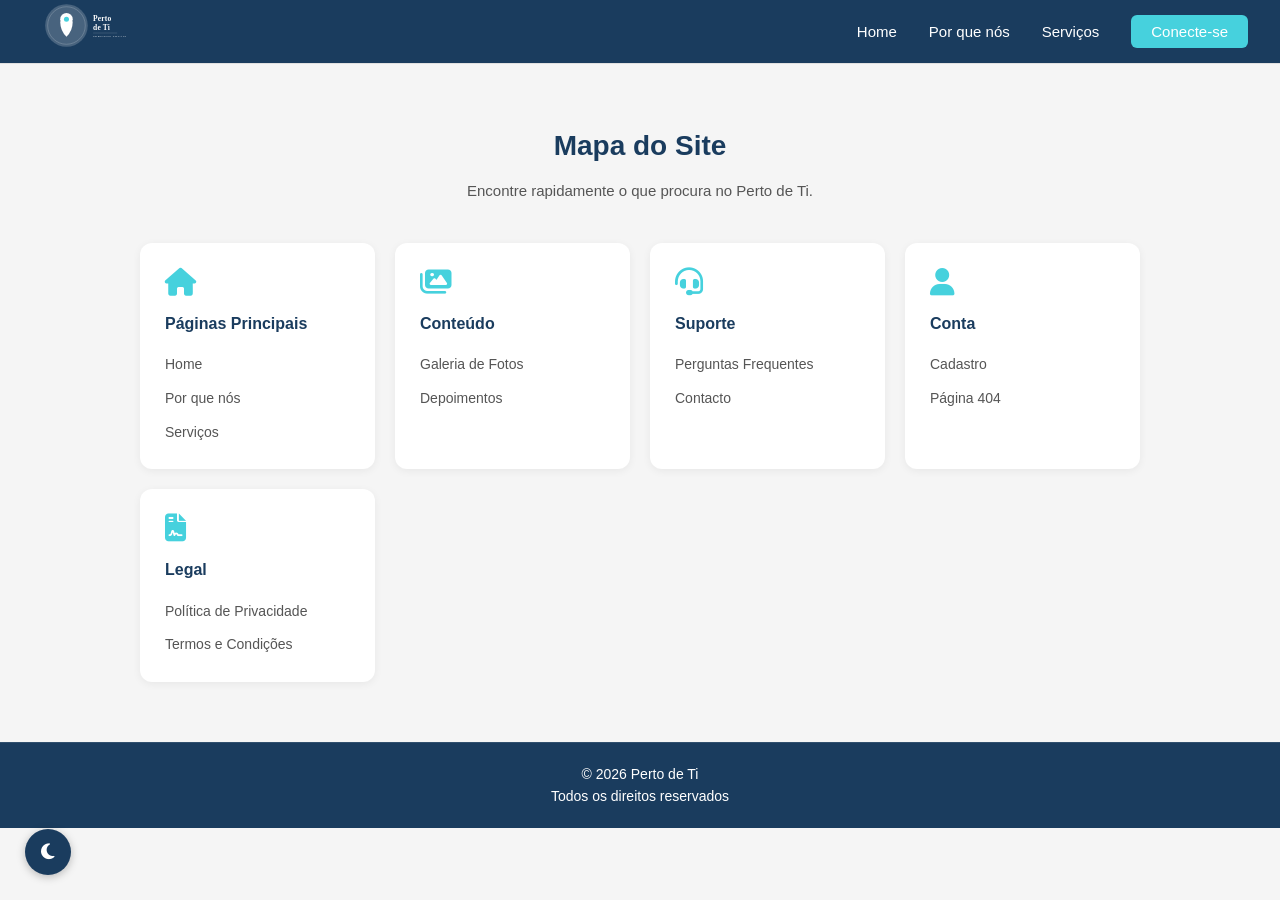
<file: mapa_site.html>
<!DOCTYPE html>
<html lang="pt-br">
    <head> 
        <meta charset="UTF-8">
        <meta name="viewport" content="width=device-width, initial-scale=1.0">
        <meta name="description" content="Mapa do site Perto de Ti - encontra rapidamente todas as páginas da plataforma de serviços locais em Angola.">
        <meta name="keywords" content="mapa do site, páginas, navegação, Perto de Ti">
        <meta name="author" content="Perto de Ti">
        <meta name="robots" content="index, follow">
        <link rel="canonical" href="https://www.pertodeti.ao/mapa_site.html">
        <title>Mapa do Site - Perto de Ti</title>
        <link rel="stylesheet" href="CSS/style.css">
        <link rel="stylesheet" href="CSS/mapa_site.css">
        <link rel="stylesheet" href="https://cdnjs.cloudflare.com/ajax/libs/font-awesome/6.5.0/css/all.min.css">
            <!-- Google Analytics (GA4) - substitui G-XXXXXXXXXX pelo teu ID de medição -->
        <script async src="https://www.googletagmanager.com/gtag/js?id=G-XXXXXXXXXX"></script>
        <script>
            window.dataLayer = window.dataLayer || [];
            function gtag(){dataLayer.push(arguments);}
            gtag('js', new Date());
            gtag('config', 'G-XXXXXXXXXX');
        </script>

        <!-- Meta Pixel - substitui 000000000000000 pelo teu ID de pixel -->
        <script>
            !function(f,b,e,v,n,t,s)
            {if(f.fbq)return;n=f.fbq=function(){n.callMethod?
            n.callMethod.apply(n,arguments):n.queue.push(arguments)};
            if(!f._fbq)f._fbq=n;n.push=n;n.loaded=!0;n.version='2.0';
            n.queue=[];t=b.createElement(e);t.async=!0;
            t.src=v;s=b.getElementsByTagName(e)[0];
            s.parentNode.insertBefore(t,s)}(window, document,'script',
            'https://connect.facebook.net/en_US/fbevents.js');
            fbq('init', '000000000000000');
            fbq('track', 'PageView');
        </script>
    </head> 
    <body>

        <header>
            <div class="logo">
                <img src="IMG/logo-perto-de-ti.svg" alt="Logo Perto de Ti">
            </div>
            <button class="menu-toggle" aria-label="Abrir menu" aria-expanded="false">
                <i class="fas fa-bars"></i>
            </button>
            <nav aria-label="Menu principal">
                <ul class="nav-menu">
                    <li><a href="index.html">Home</a></li>
                    <li><a href="por_que_nos.html">Por que nós</a></li>
                    <li><a href="servico.html">Serviços</a></li>
                    <li><a href="cadastro.html" class="nav-botao">Conecte-se</a></li>
                </ul>
            </nav>
        </header>

        <section class="mapa-site">
            <h2>Mapa do Site</h2>
            <p>Encontre rapidamente o que procura no Perto de Ti.</p>

            <div class="mapa-grelha">

                <div class="mapa-card">
                    <i class="fas fa-home"></i>
                    <h3>Páginas Principais</h3>
                    <ul>
                        <li><a href="index.html">Home</a></li>
                        <li><a href="por_que_nos.html">Por que nós</a></li>
                        <li><a href="servico.html">Serviços</a></li>
                    </ul>
                </div>

                <div class="mapa-card">
                    <i class="fas fa-images"></i>
                    <h3>Conteúdo</h3>
                    <ul>
                        <li><a href="galeria.html">Galeria de Fotos</a></li>
                        <li><a href="depoimento.html">Depoimentos</a></li>
                    </ul>
                </div>

                <div class="mapa-card">
                    <i class="fas fa-headset"></i>
                    <h3>Suporte</h3>
                    <ul>
                        <li><a href="perguntas_frequentes.html">Perguntas Frequentes</a></li>
                        <li><a href="contacto.html">Contacto</a></li>
                    </ul>
                </div>

                <div class="mapa-card">
                    <i class="fas fa-user"></i>
                    <h3>Conta</h3>
                    <ul>
                        <li><a href="cadastro.html">Cadastro</a></li>
                        <li><a href="pagina_404.html">Página 404</a></li>
                    </ul>
                </div>

                <div class="mapa-card">
                    <i class="fas fa-file-contract"></i>
                    <h3>Legal</h3>
                    <ul>
                        <li><a href="privacidade.html">Política de Privacidade</a></li>
                        <li><a href="termos.html">Termos e Condições</a></li>
                    </ul>
                </div>

            </div>
        </section>

        <footer class="rodape">
            <p>&copy; 2026 Perto de Ti</p> 
            <p>Todos os direitos reservados</p>
        </footer>

    <script src="JS/main.js"></script>
    </body>
</html>
</file>
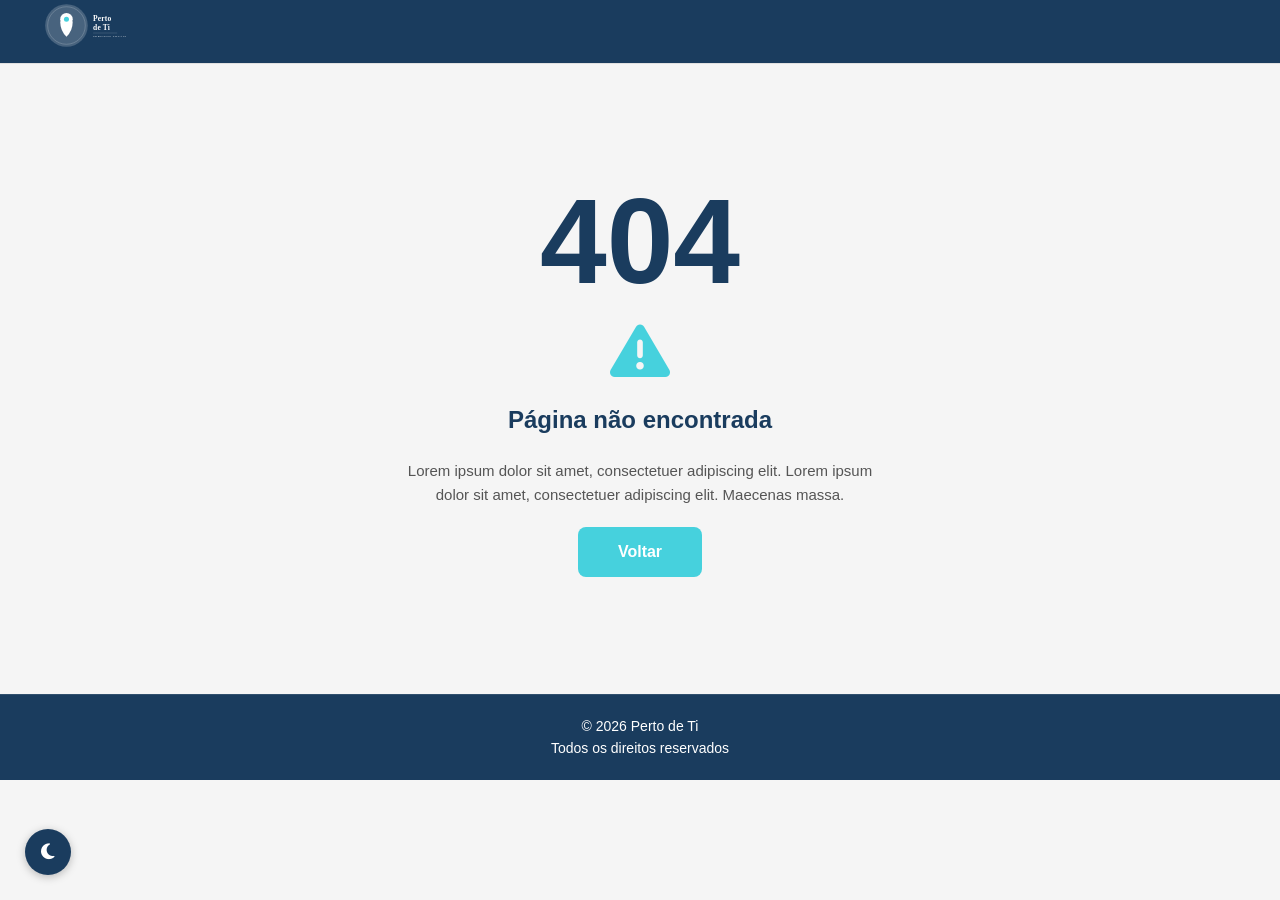
<file: pagina_404.html>
<!DOCTYPE html>
<html lang="pt-br">
    <head> 
        <meta charset="UTF-8">
        <meta name="viewport" content="width=device-width, initial-scale=1.0">
        <meta name="description" content="Página não encontrada no Perto de Ti. Volta ao início e continua a procurar o profissional certo para ti.">
        <meta name="author" content="Perto de Ti">
        <meta name="robots" content="noindex, follow">
        <title>Página não encontrada - Perto de Ti</title>
        <link rel="stylesheet" href="CSS/style.css">
        <link rel="stylesheet" href="CSS/pagina_404.css">
        <link rel="stylesheet" href="https://cdnjs.cloudflare.com/ajax/libs/font-awesome/6.5.0/css/all.min.css">
            <!-- Google Analytics (GA4) - substitui G-XXXXXXXXXX pelo teu ID de medição -->
        <script async src="https://www.googletagmanager.com/gtag/js?id=G-XXXXXXXXXX"></script>
        <script>
            window.dataLayer = window.dataLayer || [];
            function gtag(){dataLayer.push(arguments);}
            gtag('js', new Date());
            gtag('config', 'G-XXXXXXXXXX');
        </script>

        <!-- Meta Pixel - substitui 000000000000000 pelo teu ID de pixel -->
        <script>
            !function(f,b,e,v,n,t,s)
            {if(f.fbq)return;n=f.fbq=function(){n.callMethod?
            n.callMethod.apply(n,arguments):n.queue.push(arguments)};
            if(!f._fbq)f._fbq=n;n.push=n;n.loaded=!0;n.version='2.0';
            n.queue=[];t=b.createElement(e);t.async=!0;
            t.src=v;s=b.getElementsByTagName(e)[0];
            s.parentNode.insertBefore(t,s)}(window, document,'script',
            'https://connect.facebook.net/en_US/fbevents.js');
            fbq('init', '000000000000000');
            fbq('track', 'PageView');
        </script>
    </head> 
    <body>
        <header>
            <div class="logo">
                <img src="IMG/logo-perto-de-ti.svg" alt="Logo Perto de Ti">
            </div>
        </header>
        <section class="pagina-404">
            <div class="erro-conteudo">
                <h1 class="erro-numero">404</h1>
                <i class="fas fa-exclamation-triangle erro-icone"></i>
                <h2>Página não encontrada</h2>
                <p>Lorem ipsum dolor sit amet, consectetuer adipiscing elit. Lorem ipsum dolor sit amet, consectetuer adipiscing elit. Maecenas massa.</p>
                <a href="index.html" class="btn-voltar">Voltar</a>
            </div>
        </section>

        <footer class="rodape">
            <p>&copy; 2026 Perto de Ti</p>
            <p>Todos os direitos reservados</p>
        </footer>

    <script src="JS/main.js"></script>
    </body>
</html>
</file>
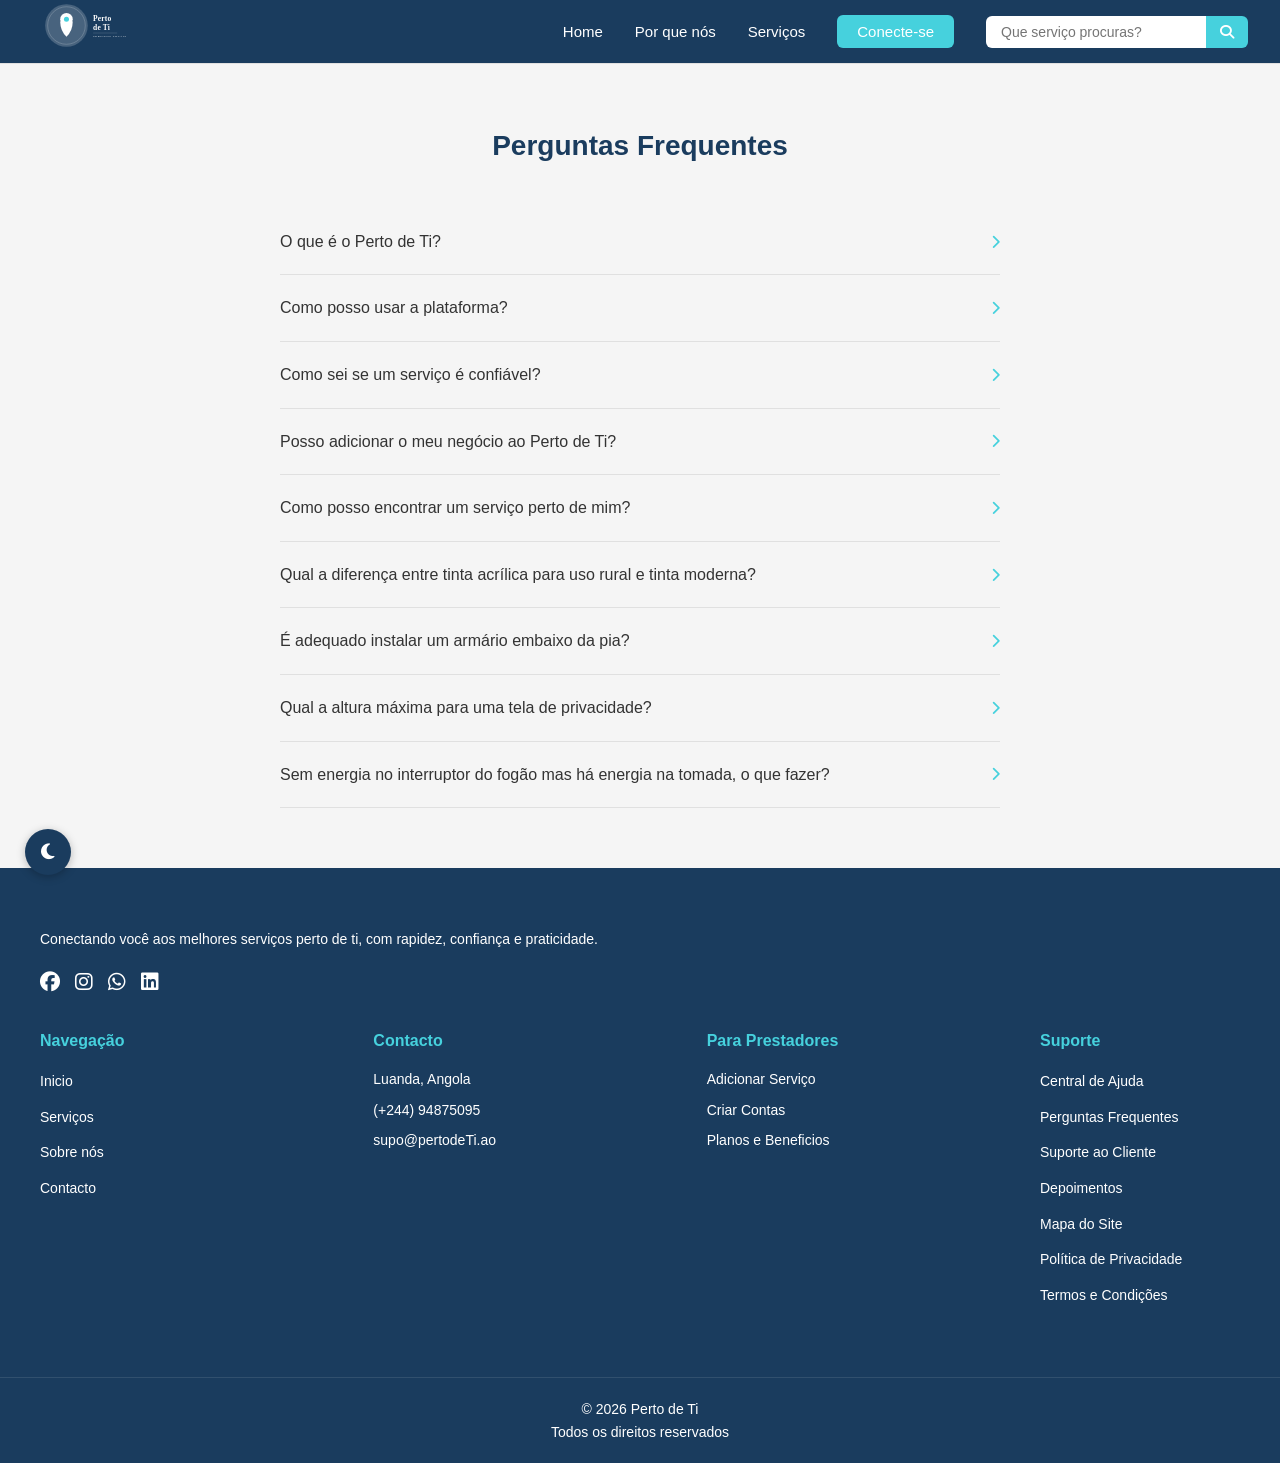
<file: perguntas_frequentes.html>
<!DOCTYPE html>
<html lang="pt-br">
    <head> 
        <meta charset="UTF-8">
        <meta name="viewport" content="width=device-width, initial-scale=1.0">
        <meta name="description" content="Respostas às perguntas mais frequentes sobre o Perto de Ti - a plataforma de serviços locais em Angola.">
        <meta name="keywords" content="perguntas frequentes, ajuda, suporte, Perto de Ti">
        <meta name="author" content="Perto de Ti">
        <meta name="robots" content="index, follow">
        <link rel="canonical" href="https://www.pertodeti.ao/perguntas_frequentes.html">
        <title>Perguntas Frequentes - Perto de Ti</title>
        <link rel="stylesheet" href="CSS/style.css">
        <link rel="stylesheet" href="CSS/perguntas_frequentes.css">
        <link rel="stylesheet" href="https://cdnjs.cloudflare.com/ajax/libs/font-awesome/6.5.0/css/all.min.css">
            <!-- Google Analytics (GA4) - substitui G-XXXXXXXXXX pelo teu ID de medição -->
        <script async src="https://www.googletagmanager.com/gtag/js?id=G-XXXXXXXXXX"></script>
        <script>
            window.dataLayer = window.dataLayer || [];
            function gtag(){dataLayer.push(arguments);}
            gtag('js', new Date());
            gtag('config', 'G-XXXXXXXXXX');
        </script>

        <!-- Meta Pixel - substitui 000000000000000 pelo teu ID de pixel -->
        <script>
            !function(f,b,e,v,n,t,s)
            {if(f.fbq)return;n=f.fbq=function(){n.callMethod?
            n.callMethod.apply(n,arguments):n.queue.push(arguments)};
            if(!f._fbq)f._fbq=n;n.push=n;n.loaded=!0;n.version='2.0';
            n.queue=[];t=b.createElement(e);t.async=!0;
            t.src=v;s=b.getElementsByTagName(e)[0];
            s.parentNode.insertBefore(t,s)}(window, document,'script',
            'https://connect.facebook.net/en_US/fbevents.js');
            fbq('init', '000000000000000');
            fbq('track', 'PageView');
        </script>
    </head> 
    <body>

        <header>
            <div class="logo">
                <img src="IMG/logo-perto-de-ti.svg" alt="Logo Perto de Ti">
            </div>
            <button class="menu-toggle" aria-label="Abrir menu" aria-expanded="false">
                <i class="fas fa-bars"></i>
            </button>
            <nav aria-label="Menu principal">
                <ul class="nav-menu">
                    <li><a href="index.html">Home</a></li>
                    <li><a href="por_que_nos.html">Por que nós</a></li>
                    <li><a href="servico.html">Serviços</a></li>
                    <li><a href="cadastro.html" class="nav-botao">Conecte-se</a></li>
                </ul>
                <div class="pesquisa">
                        <input type="text" placeholder="Que serviço procuras?">
                    <button type="button" aria-label="Pesquisar"><i class="fas fa-search"></i></button>
                </div>
            </nav>
        </header>

        <section class="faq">
            <h2>Perguntas Frequentes</h2>

            <div class="faq-lista">

                <details class="faq-item">
                    <summary class="faq-pergunta">
                        O que é o Perto de Ti?
                        <i class="fas fa-chevron-right"></i>
                    </summary>
                    <div class="faq-resposta">
                        <p>O Perto de Ti é uma plataforma dedicada a conectar pessoas a serviços essenciais de forma rápida, simples e confiável.</p>
                    </div>
                </details>

                <details class="faq-item">
                    <summary class="faq-pergunta">
                        Como posso usar a plataforma?
                        <i class="fas fa-chevron-right"></i>
                    </summary>
                    <div class="faq-resposta">
                        <p>Basta criar uma conta, publicar o seu projeto gratuitamente e receber respostas de profissionais interessados.</p>
                    </div>
                </details>

                <details class="faq-item">
                    <summary class="faq-pergunta">
                        Como sei se um serviço é confiável?
                        <i class="fas fa-chevron-right"></i>
                    </summary>
                    <div class="faq-resposta">
                        <p>Todos os profissionais passam por verificações no momento do cadastro, como documentos de identidade e certificações.</p>
                    </div>
                </details>

                <details class="faq-item">
                    <summary class="faq-pergunta">
                        Posso adicionar o meu negócio ao Perto de Ti?
                        <i class="fas fa-chevron-right"></i>
                    </summary>
                    <div class="faq-resposta">
                        <p>Sim! Basta criar uma conta como prestador de serviços e adicionar o seu negócio à plataforma.</p>
                    </div>
                </details>

                <details class="faq-item">
                    <summary class="faq-pergunta">
                        Como posso encontrar um serviço perto de mim?
                        <i class="fas fa-chevron-right"></i>
                    </summary>
                    <div class="faq-resposta">
                        <p>Pesquise pelo tipo de serviço que precisa e a plataforma mostrará profissionais disponíveis na sua área.</p>
                    </div>
                </details>
        <details class="faq-item" id="tinha-acrilica" >
    <summary class="faq-pergunta">
        Qual a diferença entre tinta acrílica para uso rural e tinta moderna?
        <i class="fas fa-chevron-right"></i>
    </summary>
    <div class="faq-resposta">
        <p>A tinta acrílica rural é mais resistente a condições climáticas extremas e humidade, ideal para exteriores em zonas rurais. A tinta acrílica moderna tem acabamento mais suave e é indicada para interiores urbanos.</p>
    </div>
</details>

<details class="faq-item" >
    <summary class="faq-pergunta">
        É adequado instalar um armário embaixo da pia?
        <i class="fas fa-chevron-right"></i>
    </summary>
    <div class="faq-resposta" id="armario-pia">
        <p>Sim, é adequado desde que o armário seja feito de material resistente à humidade como MDF hidrófugo ou PVC. Evite melamina simples pois absorve água e deteriora com o tempo.</p>
    </div>
</details>

<details class="faq-item" >
    <summary class="faq-pergunta">
        Qual a altura máxima para uma tela de privacidade?
        <i class="fas fa-chevron-right"></i>
    </summary>
    <div class="faq-resposta" id="altura-maxima">
        <p>A altura máxima recomendada para uma divisória de privacidade com ripas é de 2 metros. Acima disso é necessário reforço estrutural para garantir estabilidade e segurança.</p>
    </div>
</details>

<details class="faq-item" >
    <summary class="faq-pergunta">
        Sem energia no interruptor do fogão mas há energia na tomada, o que fazer?
        <i class="fas fa-chevron-right"></i>
    </summary>
    <div class="faq-resposta" id="sem-energia" >
        <p>O problema pode ser no fio que liga a tomada ao interruptor. Verifique se o disjuntor específico do fogão não disparou. Se sim, reponha-o. Se o problema persistir contacte um eletricista — pode ser um fio partido ou interruptor defeituoso.</p>
    </div>
        </details>

            </div>
        </section>
        <section class="info-rodape">
            <div class="area-inf">
                <p>
                    Conectando você aos melhores serviços perto de ti, com rapidez, confiança e praticidade. 
                </p>
                <div class="redes-sociais">
                    <a href="https://www.facebook.com/pertodeti.ao" target="_blank" rel="noopener" aria-label="Facebook"><i class="fab fa-facebook"></i></a>
                    <a href="https://www.instagram.com/pertodeti.ao" target="_blank" rel="noopener" aria-label="Instagram"><i class="fab fa-instagram"></i></a>
                    <a href="https://wa.me/244949875095" target="_blank" rel="noopener" aria-label="WhatsApp"><i class="fab fa-whatsapp"></i></a>
                    <a href="https://www.linkedin.com/company/pertodeti" target="_blank" rel="noopener" aria-label="LinkedIn"><i class="fab fa-linkedin"></i></a>
                </div>
            </div>
            <div class="area-inf">
                <h3>Navegação</h3>
                                    <ul>
                        <li><a href="index.html">Inicio</a></li>
                        <li><a href="servico.html">Serviços</a></li>
                        <li><a href="por_que_nos.html">Sobre nós</a></li>
                        <li><a href="contacto.html">Contacto</a></li>
                    </ul>
            </div>
            <div class="area-inf">
                <h3>
                    Contacto
                </h3>
                <p>Luanda, Angola</p>
                <p>(+244) 94875095</p>
                <p>supo@pertodeTi.ao</p>
            </div>
            <div class="area-inf">
                <h3>
                    Para Prestadores
                </h3>
                <p>Adicionar Serviço</p>
                <p>Criar Contas</p>
                <p>Planos e Beneficios</p>
            </div>
            <div class="area-inf">
                <h3>
                    Suporte
                </h3>
                <ul>
                    <li> <a href="contacto.html">Central de Ajuda</a></li>
                    <li> <a href="perguntas_frequentes.html">Perguntas Frequentes</a></li>
                    <li> <a href="contacto.html">Suporte ao Cliente</a></li>
                    <li><a href="depoimento.html">Depoimentos</a></li>
                    <li> <a href="mapa_site.html">Mapa do Site</a></li>
                    <li> <a href="privacidade.html">Política de Privacidade</a></li>
                    <li> <a href="termos.html">Termos e Condições</a></li>
                </ul>
            </div>
        </section>

        <footer class="rodape">
            <p>&copy; 2026 Perto de Ti </p>
            <p> Todos os direitos reservados</p>
        </footer>

    <script src="JS/main.js"></script>
    </body>
</html>
</file>
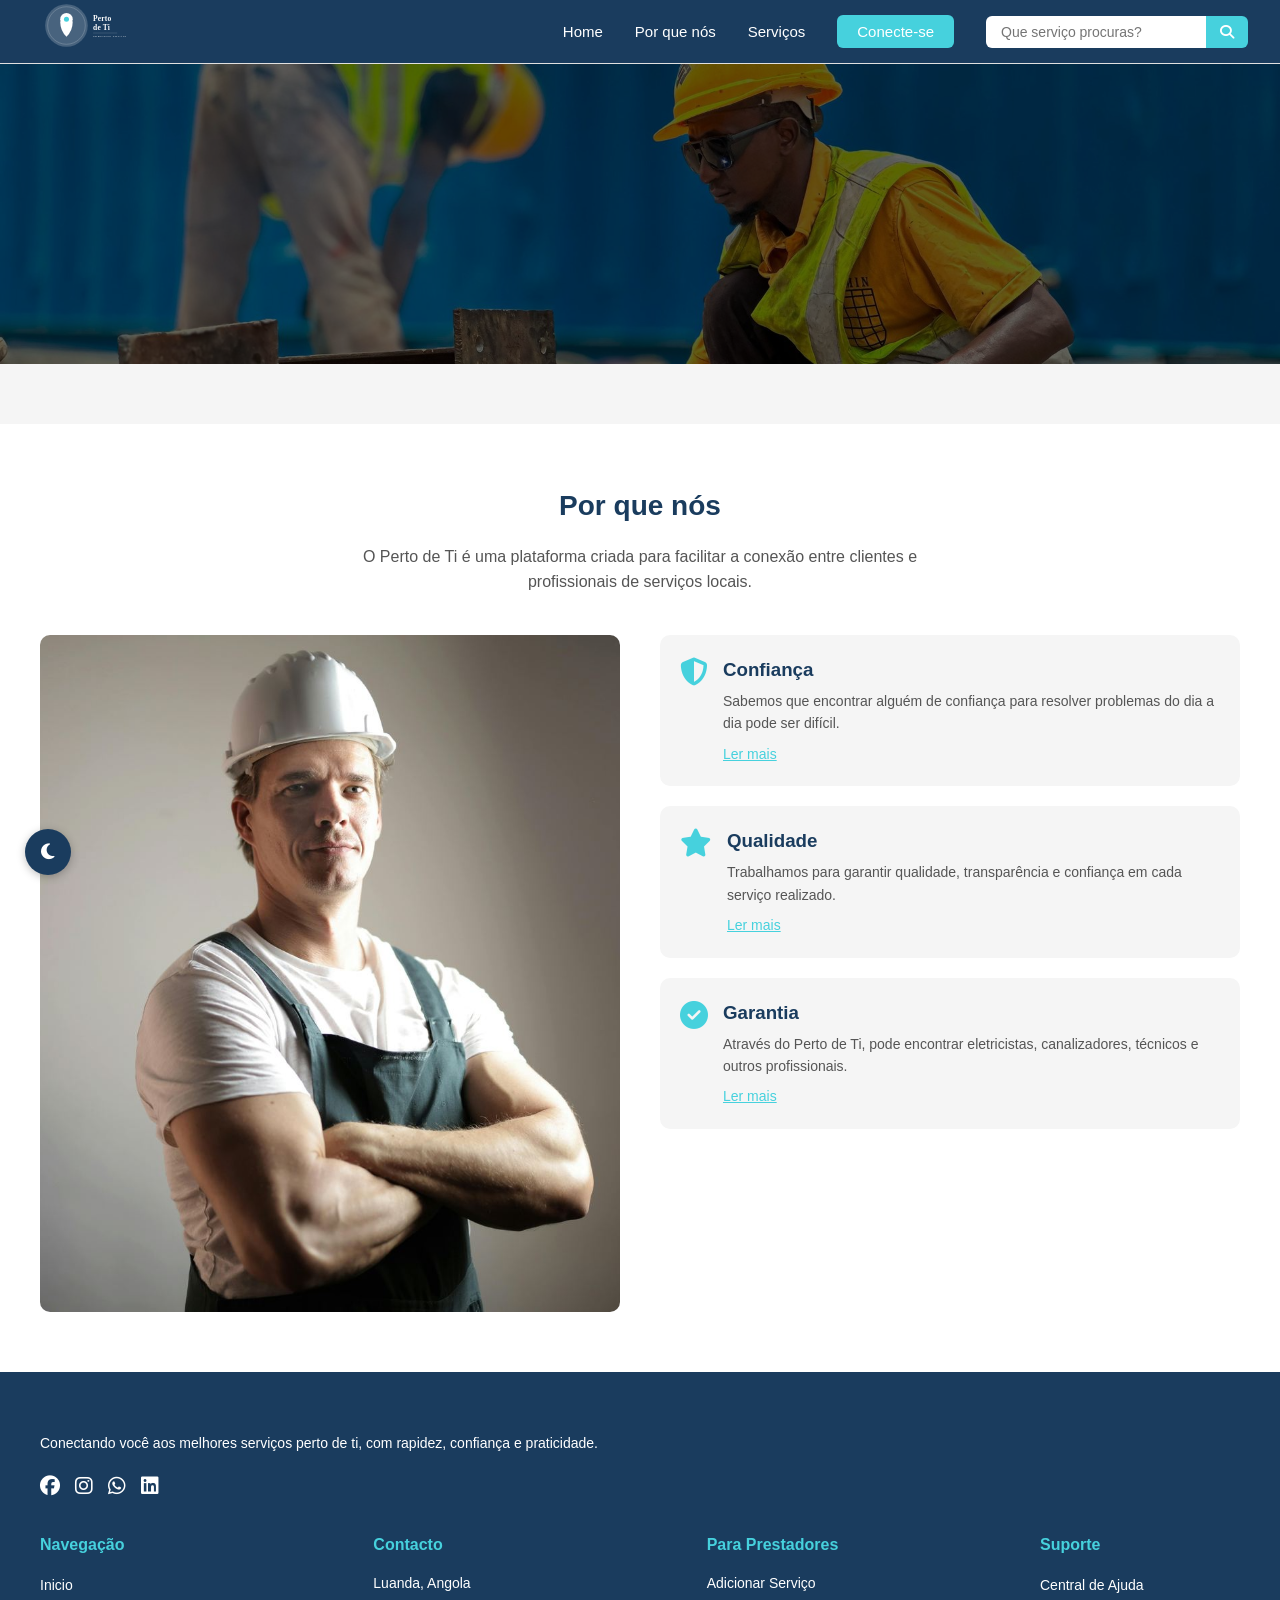
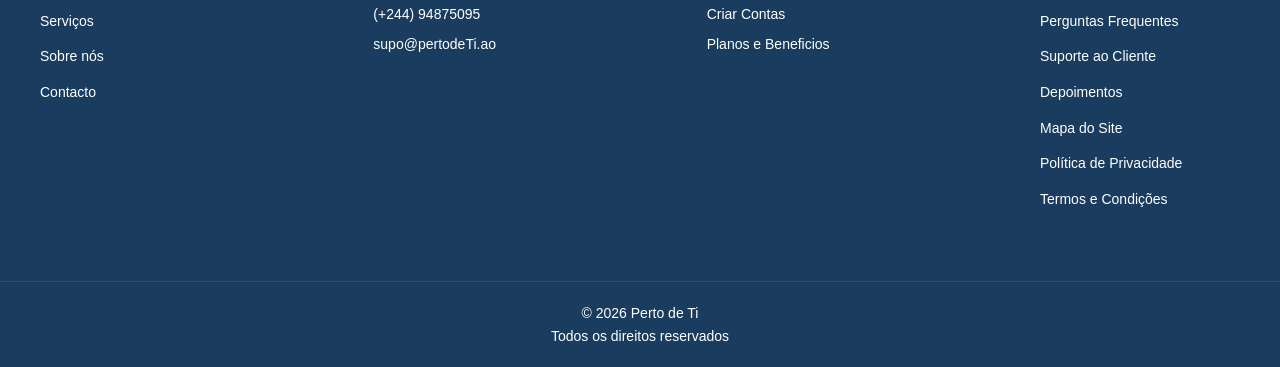
<file: por_que_nos.html>
<!DOCTYPE html>
<html lang="pt-br">
    <head> 
        <meta charset="UTF-8">
        <meta name="viewport" content="width=device-width, initial-scale=1.0">
        <meta name="description" content="Saiba por que o Perto de Ti é a plataforma mais confiável para encontrar profissionais em Angola.">
        <meta name="keywords" content="confiança, qualidade, profissionais verificados, Angola">
        <meta name="author" content="Perto de Ti">
        <meta name="robots" content="index, follow">
        <link rel="canonical" href="https://www.pertodeti.ao/por_que_nos.html">
        <title>Por que nós - Perto de Ti</title>
        <link rel="stylesheet" href="CSS/style.css">
        <link rel="stylesheet" href="CSS/porque-nos.css">
        <link rel="stylesheet" href="CSS/servico.css">
        <link rel="stylesheet" href="https://cdnjs.cloudflare.com/ajax/libs/font-awesome/6.5.0/css/all.min.css">
            <!-- Google Analytics (GA4) - substitui G-XXXXXXXXXX pelo teu ID de medição -->
        <script async src="https://www.googletagmanager.com/gtag/js?id=G-XXXXXXXXXX"></script>
        <script>
            window.dataLayer = window.dataLayer || [];
            function gtag(){dataLayer.push(arguments);}
            gtag('js', new Date());
            gtag('config', 'G-XXXXXXXXXX');
        </script>

        <!-- Meta Pixel - substitui 000000000000000 pelo teu ID de pixel -->
        <script>
            !function(f,b,e,v,n,t,s)
            {if(f.fbq)return;n=f.fbq=function(){n.callMethod?
            n.callMethod.apply(n,arguments):n.queue.push(arguments)};
            if(!f._fbq)f._fbq=n;n.push=n;n.loaded=!0;n.version='2.0';
            n.queue=[];t=b.createElement(e);t.async=!0;
            t.src=v;s=b.getElementsByTagName(e)[0];
            s.parentNode.insertBefore(t,s)}(window, document,'script',
            'https://connect.facebook.net/en_US/fbevents.js');
            fbq('init', '000000000000000');
            fbq('track', 'PageView');
        </script>
    </head> 
    <body>

        <header>
            <div class="logo">
                <img src="IMG/logo-perto-de-ti.svg" alt="Logo Perto de Ti">
            </div>
            <button class="menu-toggle" aria-label="Abrir menu" aria-expanded="false">
                <i class="fas fa-bars"></i>
            </button>
            <nav aria-label="Menu principal">
                <ul class="nav-menu">
                    <li><a href="index.html">Home</a></li>
                    <li><a href="por_que_nos.html">Por que nós</a></li>
                    <li><a href="servico.html">Serviços</a></li>
                    <li><a href="cadastro.html" class="nav-botao">Conecte-se</a></li>
                </ul>
                <div class="pesquisa">
                        <input type="text" placeholder="Que serviço procuras?">
                    <button type="button" aria-label="Pesquisar"><i class="fas fa-search"></i></button>
                </div>
            </nav>
        </header>

       <section class="hero">
            <div class="hero-banner">
                <img src="IMG/banner (2).jpg" alt="Banner Por que nós">
              
            </div>
        </section>

        <section class="porque-nos">
            <h2>Por que nós</h2>
            <p>O Perto de Ti é uma plataforma criada para facilitar a conexão entre clientes e profissionais de serviços locais.</p>

           <div class="porque-colunas">

        <!-- Coluna esquerda - só imagem -->
        <div class="porque-esquerda">
            <div class="porque-esquerda-img">
                <img src="IMG/porque_nos.jpg" alt="">
            </div>
    </div>

    <!-- Coluna direita - 3 blocos -->
    <div class="porque-direita">
        <div class="porque-bloco">
            <i class="fas fa-shield-alt"></i>
            <div>
                <h3>Confiança</h3>
                <p>Sabemos que encontrar alguém de confiança para resolver problemas do dia a dia pode ser difícil.</p>
                <a href="pagina_404.html" class="ler-mais">Ler mais</a>
            </div>
        </div>

        <div class="porque-bloco">
            <i class="fas fa-star"></i>
            <div>
                <h3>Qualidade</h3>
                <p>Trabalhamos para garantir qualidade, transparência e confiança em cada serviço realizado.</p>
                <a href="pagina_404.html" class="ler-mais">Ler mais</a>
            </div>
        </div>

        <div class="porque-bloco">
            <i class="fas fa-check-circle"></i>
            <div>
                <h3>Garantia</h3>
                <p>Através do Perto de Ti, pode encontrar eletricistas, canalizadores, técnicos e outros profissionais.</p>
                <a href="pagina_404.html" class="ler-mais">Ler mais</a>
            </div>
        </div>
    </div>

    </div>
    </section>
    <section class="info-rodape">
            <div class="area-inf">
                <p>
                    Conectando você aos melhores serviços perto de ti, com rapidez, confiança e praticidade. 
                </p>
                <div class="redes-sociais">
                    <a href="https://www.facebook.com/pertodeti.ao" target="_blank" rel="noopener" aria-label="Facebook"><i class="fab fa-facebook"></i></a>
                    <a href="https://www.instagram.com/pertodeti.ao" target="_blank" rel="noopener" aria-label="Instagram"><i class="fab fa-instagram"></i></a>
                    <a href="https://wa.me/244949875095" target="_blank" rel="noopener" aria-label="WhatsApp"><i class="fab fa-whatsapp"></i></a>
                    <a href="https://www.linkedin.com/company/pertodeti" target="_blank" rel="noopener" aria-label="LinkedIn"><i class="fab fa-linkedin"></i></a>
                </div>
            </div>
            <div class="area-inf">
                <h3>Navegação</h3>
                                    <ul>
                        <li><a href="index.html">Inicio</a></li>
                        <li><a href="servico.html">Serviços</a></li>
                        <li><a href="por_que_nos.html">Sobre nós</a></li>
                        <li><a href="contacto.html">Contacto</a></li>
                    </ul>
            </div>
            <div class="area-inf">
                <h3>
                    Contacto
                </h3>
                <p>Luanda, Angola</p>
                <p>(+244) 94875095</p>
                <p>supo@pertodeTi.ao</p>
            </div>
            <div class="area-inf">
                <h3>
                    Para Prestadores
                </h3>
                <p>Adicionar Serviço</p>
                <p>Criar Contas</p>
                <p>Planos e Beneficios</p>
            </div>
            <div class="area-inf">
                <h3>
                    Suporte
                </h3>
                <ul>
                    <li> <a href="contacto.html">Central de Ajuda</a></li>
                    <li> <a href="perguntas_frequentes.html">Perguntas Frequentes</a></li>
                    <li> <a href="contacto.html">Suporte ao Cliente</a></li>
                    <li><a href="depoimento.html">Depoimentos</a></li>
                    <li> <a href="mapa_site.html">Mapa do Site</a></li>
                    <li> <a href="privacidade.html">Política de Privacidade</a></li>
                    <li> <a href="termos.html">Termos e Condições</a></li>
                </ul>
            </div>
        </section>
    <footer class="rodape">
        <p>&copy; 2026 Perto de Ti </p>
        <p> Todos os direitos reservados</p>
    </footer>

    <script src="JS/main.js"></script>
    </body>
</html>
</file>
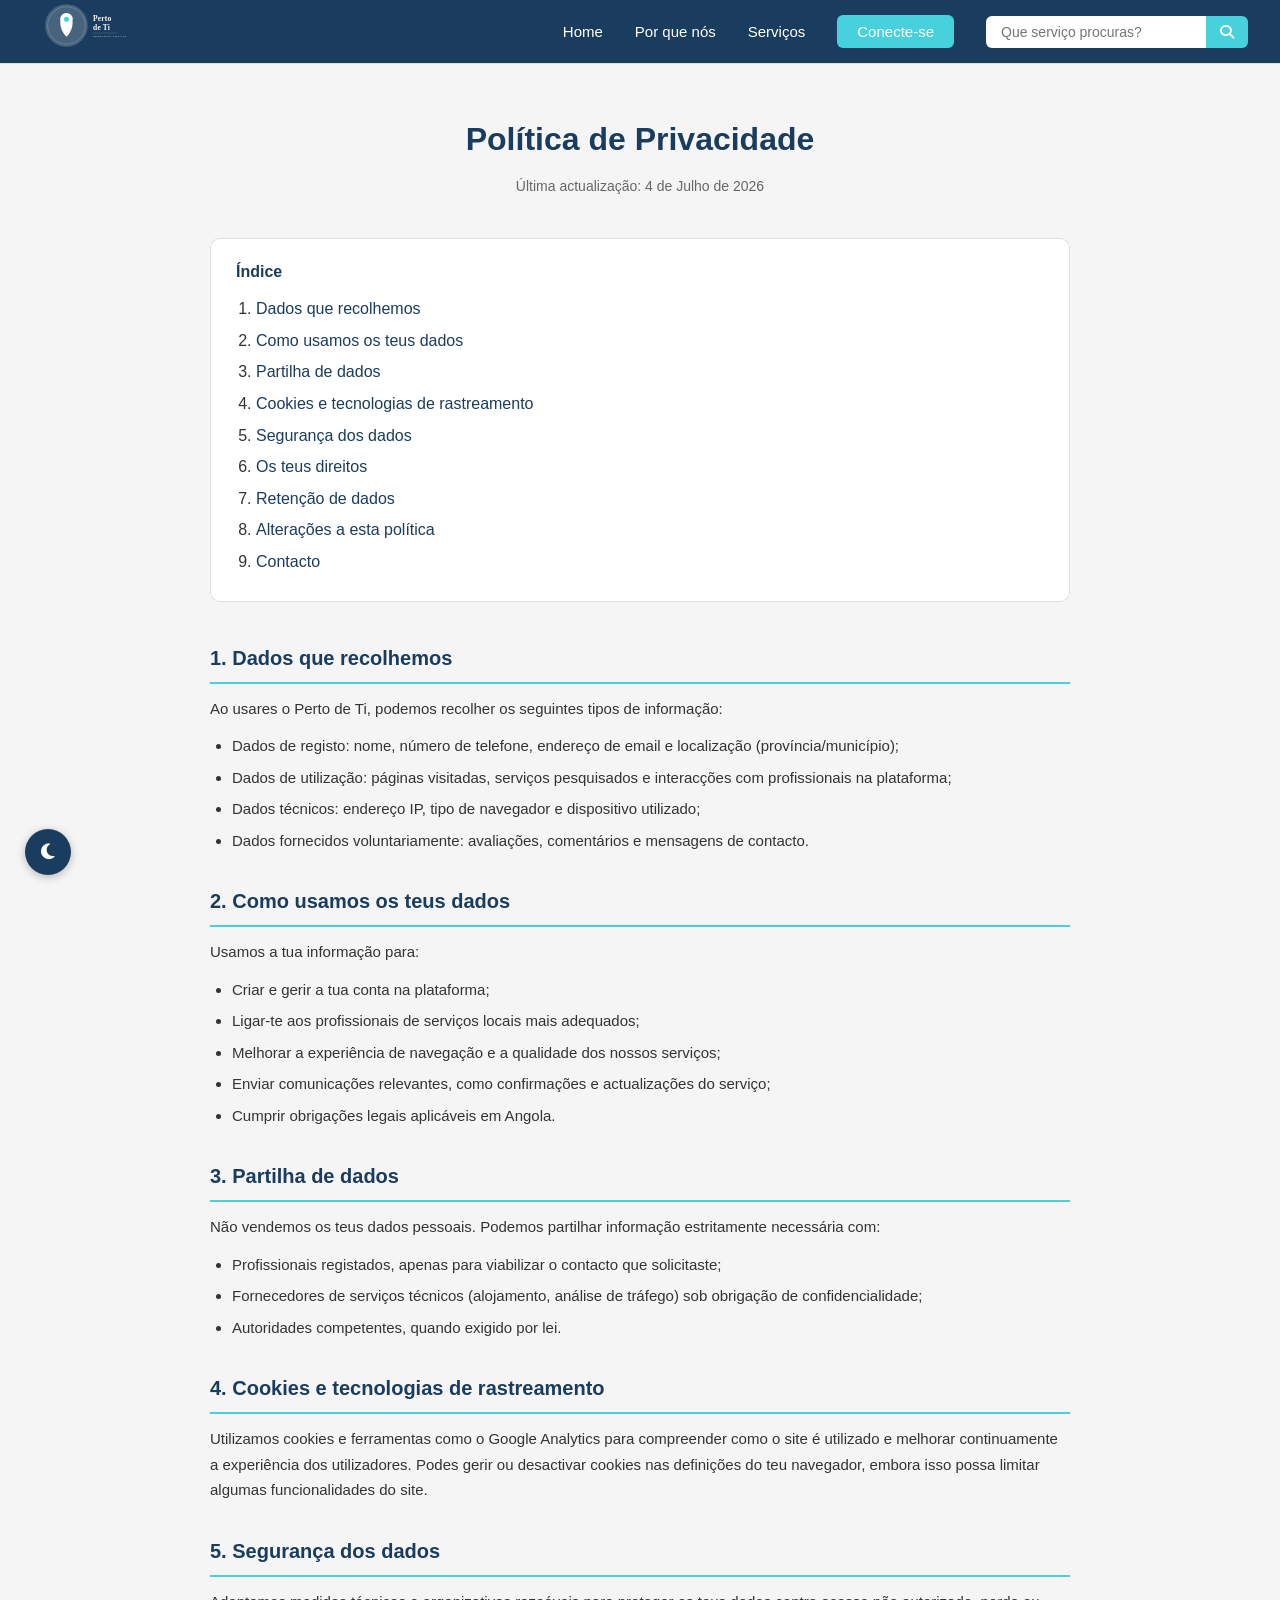
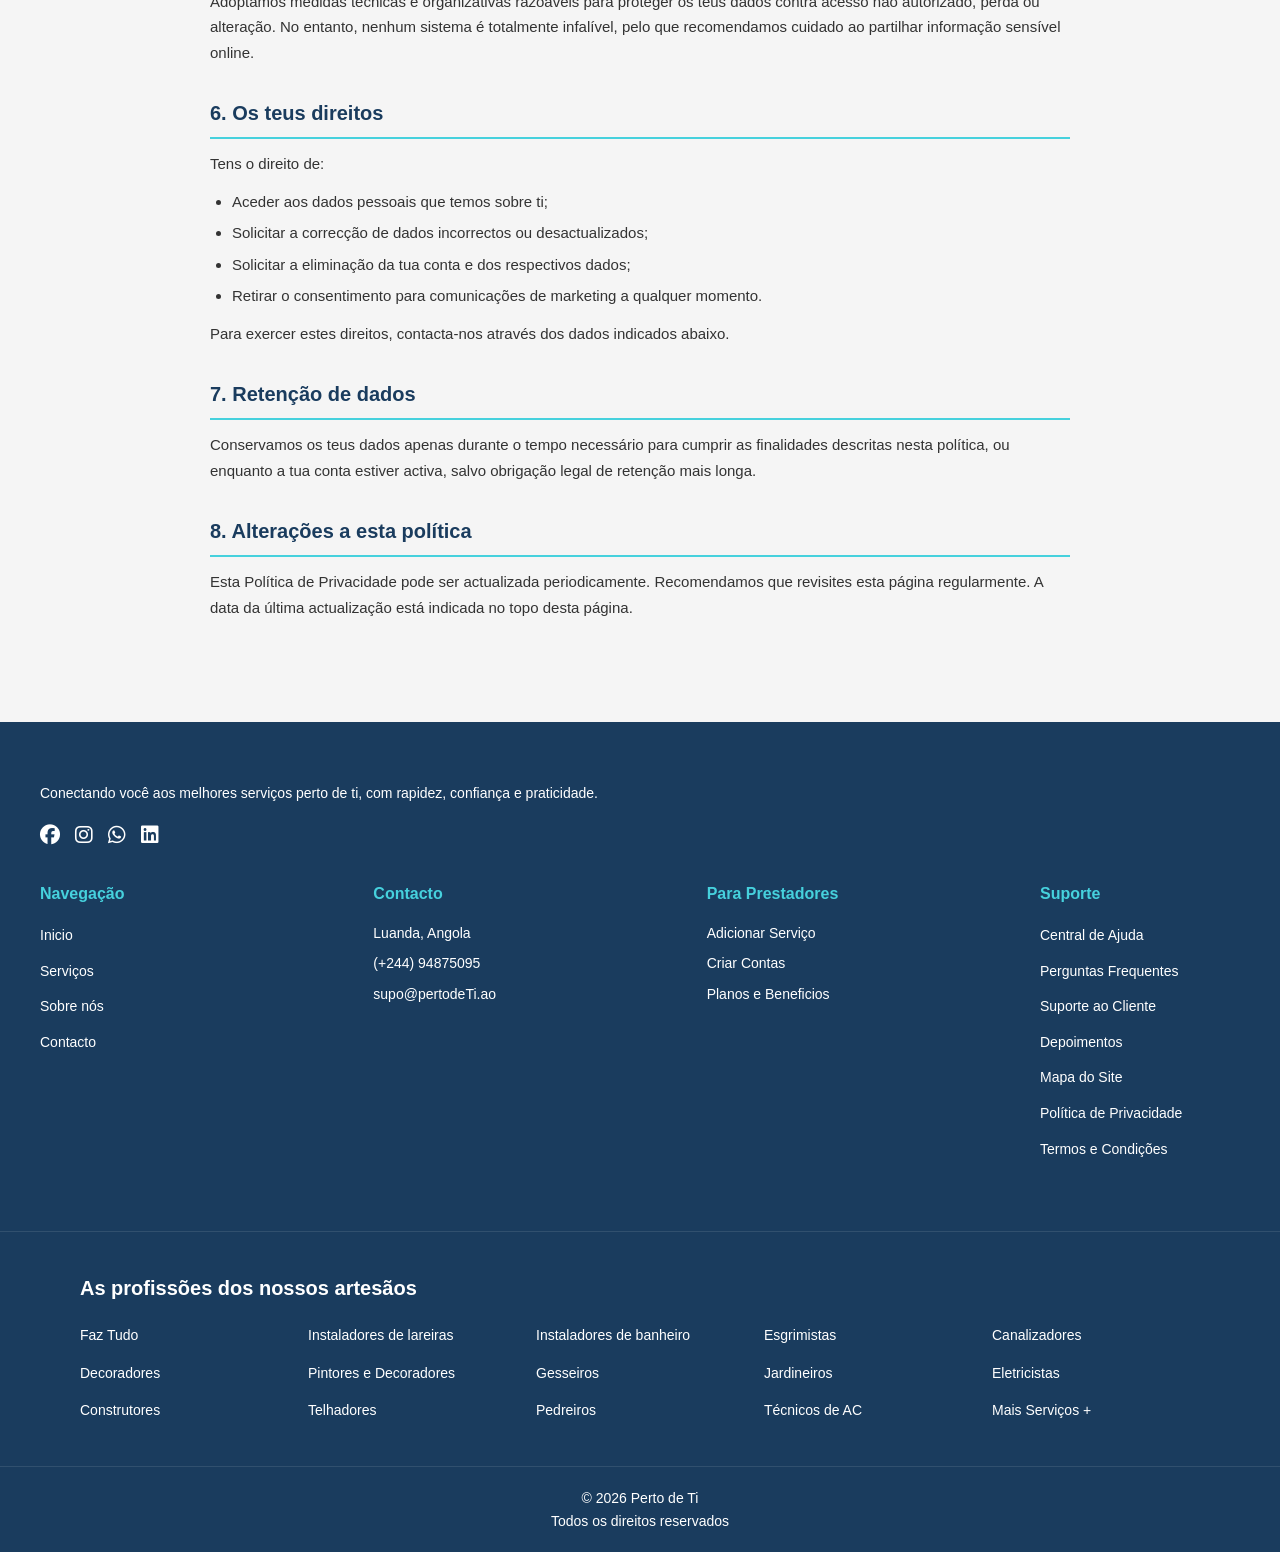
<file: privacidade.html>
<!DOCTYPE html>
<html lang="pt-br">
    <head>
        <meta charset="UTF-8">
        <meta name="viewport" content="width=device-width, initial-scale=1.0">
        <meta name="description" content="Política de Privacidade do Perto de Ti - saiba como recolhemos, usamos e protegemos os teus dados pessoais.">
        <meta name="keywords" content="política de privacidade, dados pessoais, Perto de Ti, Angola">
        <meta name="author" content="Perto de Ti">
        <meta name="robots" content="index, follow">
        <link rel="canonical" href="https://www.pertodeti.ao/privacidade.html">
        <title>Política de Privacidade - Perto de Ti</title>
        <link rel="stylesheet" href="CSS/style.css">
        <link rel="stylesheet" href="CSS/legal.css">
        <link rel="stylesheet" href="https://cdnjs.cloudflare.com/ajax/libs/font-awesome/6.5.0/css/all.min.css">
            <!-- Google Analytics (GA4) -->
        <script async src="https://www.googletagmanager.com/gtag/js?id=G-SQ0E4BD0GR"></script>
        <script>
            window.dataLayer = window.dataLayer || [];
            function gtag(){dataLayer.push(arguments);}
            gtag('js', new Date());
            gtag('config', 'G-SQ0E4BD0GR');
        </script>

        <!-- Meta Pixel - substitui 000000000000000 pelo teu ID de pixel -->
        <script>
            !function(f,b,e,v,n,t,s)
            {if(f.fbq)return;n=f.fbq=function(){n.callMethod?
            n.callMethod.apply(n,arguments):n.queue.push(arguments)};
            if(!f._fbq)f._fbq=n;n.push=n;n.loaded=!0;n.version='2.0';
            n.queue=[];t=b.createElement(e);t.async=!0;
            t.src=v;s=b.getElementsByTagName(e)[0];
            s.parentNode.insertBefore(t,s)}(window, document,'script',
            'https://connect.facebook.net/en_US/fbevents.js');
            fbq('init', '000000000000000');
            fbq('track', 'PageView');
        </script>
    </head>
    <body>

        <header>
            <div class="logo">
                <img src="IMG/logo-perto-de-ti.svg" alt="Logo Perto de Ti">
            </div>
            <button class="menu-toggle" aria-label="Abrir menu" aria-expanded="false">
                <i class="fas fa-bars"></i>
            </button>
            <nav aria-label="Menu principal">
                <ul class="nav-menu">
                    <li><a href="index.html">Home</a></li>
                    <li><a href="por_que_nos.html">Por que nós</a></li>
                    <li><a href="servico.html">Serviços</a></li>
                    <li><a href="cadastro.html" class="nav-botao">Conecte-se</a></li>
                    <div class="pesquisa">
                        <input type="text" placeholder="Que serviço procuras?">
                        <button><i class="fas fa-search"></i></button>
                    </div>
                </ul>
            </nav>
        </header>

        <main class="legal">
            <div class="legal-cabecalho">
                <h1>Política de Privacidade</h1>
                <p>Última actualização: 4 de Julho de 2026</p>
            </div>

            <nav class="legal-indice" aria-label="Índice da política de privacidade">
                <h2>Índice</h2>
                <ol>
                    <li><a href="#dados-recolhidos">Dados que recolhemos</a></li>
                    <li><a href="#finalidade">Como usamos os teus dados</a></li>
                    <li><a href="#partilha">Partilha de dados</a></li>
                    <li><a href="#cookies">Cookies e tecnologias de rastreamento</a></li>
                    <li><a href="#seguranca">Segurança dos dados</a></li>
                    <li><a href="#direitos">Os teus direitos</a></li>
                    <li><a href="#retencao">Retenção de dados</a></li>
                    <li><a href="#alteracoes">Alterações a esta política</a></li>
                    <li><a href="#contacto-privacidade">Contacto</a></li>
                </ol>
            </nav>

            <section class="legal-seccao" id="dados-recolhidos">
                <h2>1. Dados que recolhemos</h2>
                <p>Ao usares o Perto de Ti, podemos recolher os seguintes tipos de informação:</p>
                <ul>
                    <li>Dados de registo: nome, número de telefone, endereço de email e localização (província/município);</li>
                    <li>Dados de utilização: páginas visitadas, serviços pesquisados e interacções com profissionais na plataforma;</li>
                    <li>Dados técnicos: endereço IP, tipo de navegador e dispositivo utilizado;</li>
                    <li>Dados fornecidos voluntariamente: avaliações, comentários e mensagens de contacto.</li>
                </ul>
            </section>

            <section class="legal-seccao" id="finalidade">
                <h2>2. Como usamos os teus dados</h2>
                <p>Usamos a tua informação para:</p>
                <ul>
                    <li>Criar e gerir a tua conta na plataforma;</li>
                    <li>Ligar-te aos profissionais de serviços locais mais adequados;</li>
                    <li>Melhorar a experiência de navegação e a qualidade dos nossos serviços;</li>
                    <li>Enviar comunicações relevantes, como confirmações e actualizações do serviço;</li>
                    <li>Cumprir obrigações legais aplicáveis em Angola.</li>
                </ul>
            </section>

            <section class="legal-seccao" id="partilha">
                <h2>3. Partilha de dados</h2>
                <p>Não vendemos os teus dados pessoais. Podemos partilhar informação estritamente necessária com:</p>
                <ul>
                    <li>Profissionais registados, apenas para viabilizar o contacto que solicitaste;</li>
                    <li>Fornecedores de serviços técnicos (alojamento, análise de tráfego) sob obrigação de confidencialidade;</li>
                    <li>Autoridades competentes, quando exigido por lei.</li>
                </ul>
            </section>

            <section class="legal-seccao" id="cookies">
                <h2>4. Cookies e tecnologias de rastreamento</h2>
                <p>Utilizamos cookies e ferramentas como o Google Analytics para compreender como o site é utilizado e melhorar continuamente a experiência dos utilizadores. Podes gerir ou desactivar cookies nas definições do teu navegador, embora isso possa limitar algumas funcionalidades do site.</p>
            </section>

            <section class="legal-seccao" id="seguranca">
                <h2>5. Segurança dos dados</h2>
                <p>Adoptamos medidas técnicas e organizativas razoáveis para proteger os teus dados contra acesso não autorizado, perda ou alteração. No entanto, nenhum sistema é totalmente infalível, pelo que recomendamos cuidado ao partilhar informação sensível online.</p>
            </section>

            <section class="legal-seccao" id="direitos">
                <h2>6. Os teus direitos</h2>
                <p>Tens o direito de:</p>
                <ul>
                    <li>Aceder aos dados pessoais que temos sobre ti;</li>
                    <li>Solicitar a correcção de dados incorrectos ou desactualizados;</li>
                    <li>Solicitar a eliminação da tua conta e dos respectivos dados;</li>
                    <li>Retirar o consentimento para comunicações de marketing a qualquer momento.</li>
                </ul>
                <p>Para exercer estes direitos, contacta-nos através dos dados indicados abaixo.</p>
            </section>

            <section class="legal-seccao" id="retencao">
                <h2>7. Retenção de dados</h2>
                <p>Conservamos os teus dados apenas durante o tempo necessário para cumprir as finalidades descritas nesta política, ou enquanto a tua conta estiver activa, salvo obrigação legal de retenção mais longa.</p>
            </section>

            <section class="legal-seccao" id="alteracoes">
                <h2>8. Alterações a esta política</h2>
                <p>Esta Política de Privacidade pode ser actualizada periodicamente. Recomendamos que revisites esta página regularmente. A data da última actualização está indicada no topo desta página.</p>
            </section>

        </main>
            <section class="info-rodape">
            <div class="area-inf">
                <p>
                    Conectando você aos melhores serviços perto de ti, com rapidez, confiança e praticidade. 
                </p>
                <div class="redes-sociais">
                    <a href="https://www.facebook.com/pertodeti.ao" target="_blank" rel="noopener" aria-label="Facebook"><i class="fab fa-facebook"></i></a>
                    <a href="https://www.instagram.com/pertodeti.ao" target="_blank" rel="noopener" aria-label="Instagram"><i class="fab fa-instagram"></i></a>
                    <a href="https://wa.me/244949875095" target="_blank" rel="noopener" aria-label="WhatsApp"><i class="fab fa-whatsapp"></i></a>
                    <a href="https://www.linkedin.com/company/pertodeti" target="_blank" rel="noopener" aria-label="LinkedIn"><i class="fab fa-linkedin"></i></a>
                </div>
            </div>
            <div class="area-inf">
                <h3>Navegação</h3>
                                    <ul>
                        <li><a href="index.html">Inicio</a></li>
                        <li><a href="servico.html">Serviços</a></li>
                        <li><a href="por_que_nos.html">Sobre nós</a></li>
                        <li><a href="contacto.html">Contacto</a></li>
                    </ul>
            </div>
            <div class="area-inf">
                <h3>
                    Contacto
                </h3>
                <p>Luanda, Angola</p>
                <p>(+244) 94875095</p>
                <p>supo@pertodeTi.ao</p>
            </div>
            <div class="area-inf">
                <h3>
                    Para Prestadores
                </h3>
                <p>Adicionar Serviço</p>
                <p>Criar Contas</p>
                <p>Planos e Beneficios</p>
            </div>
            <div class="area-inf">
                <h3>
                    Suporte
                </h3>
                <ul>
                    <li> <a href="contacto.html">Central de Ajuda</a></li>
                    <li> <a href="perguntas_frequentes.html">Perguntas Frequentes</a></li>
                    <li> <a href="contacto.html">Suporte ao Cliente</a></li>
                    <li><a href="depoimento.html">Depoimentos</a></li>
                    <li> <a href="mapa_site.html">Mapa do Site</a></li>
                    <li> <a href="privacidade.html">Política de Privacidade</a></li>
                    <li> <a href="termos.html">Termos e Condições</a></li>
                </ul>
            </div>
        </section>
       <section class="Profissoes">
    <h2>As profissões dos nossos artesãos</h2>
    <div class="coluna-profi">
        <div class="profissao">
            <a href="#">Faz Tudo</a>
            <a href="#">Decoradores</a>
            <a href="#">Construtores</a>
        </div>
        <div class="profissao">
            <a href="#">Instaladores de lareiras</a>
            <a href="#">Pintores e Decoradores</a>
            <a href="#">Telhadores</a>
        </div>
        <div class="profissao">
            <a href="#">Instaladores de banheiro</a>
            <a href="#">Gesseiros</a>
            <a href="#">Pedreiros</a>
        </div>
        <div class="profissao">
            <a href="#">Esgrimistas</a>
            <a href="#">Jardineiros</a>
            <a href="#">Técnicos de AC</a>
        </div>
        <div class="profissao">
            <a href="#">Canalizadores</a>
            <a href="#">Eletricistas</a>
            <a href="pagina_404.html">Mais Serviços +</a>
        </div>
        </div>
        </section>

        <footer class="rodape">
            <p>&copy; 2026 Perto de Ti</p>
            <p>Todos os direitos reservados</p>
        </footer>
    <script src="JS/main.js"></script>
    </body>
</html>
</file>
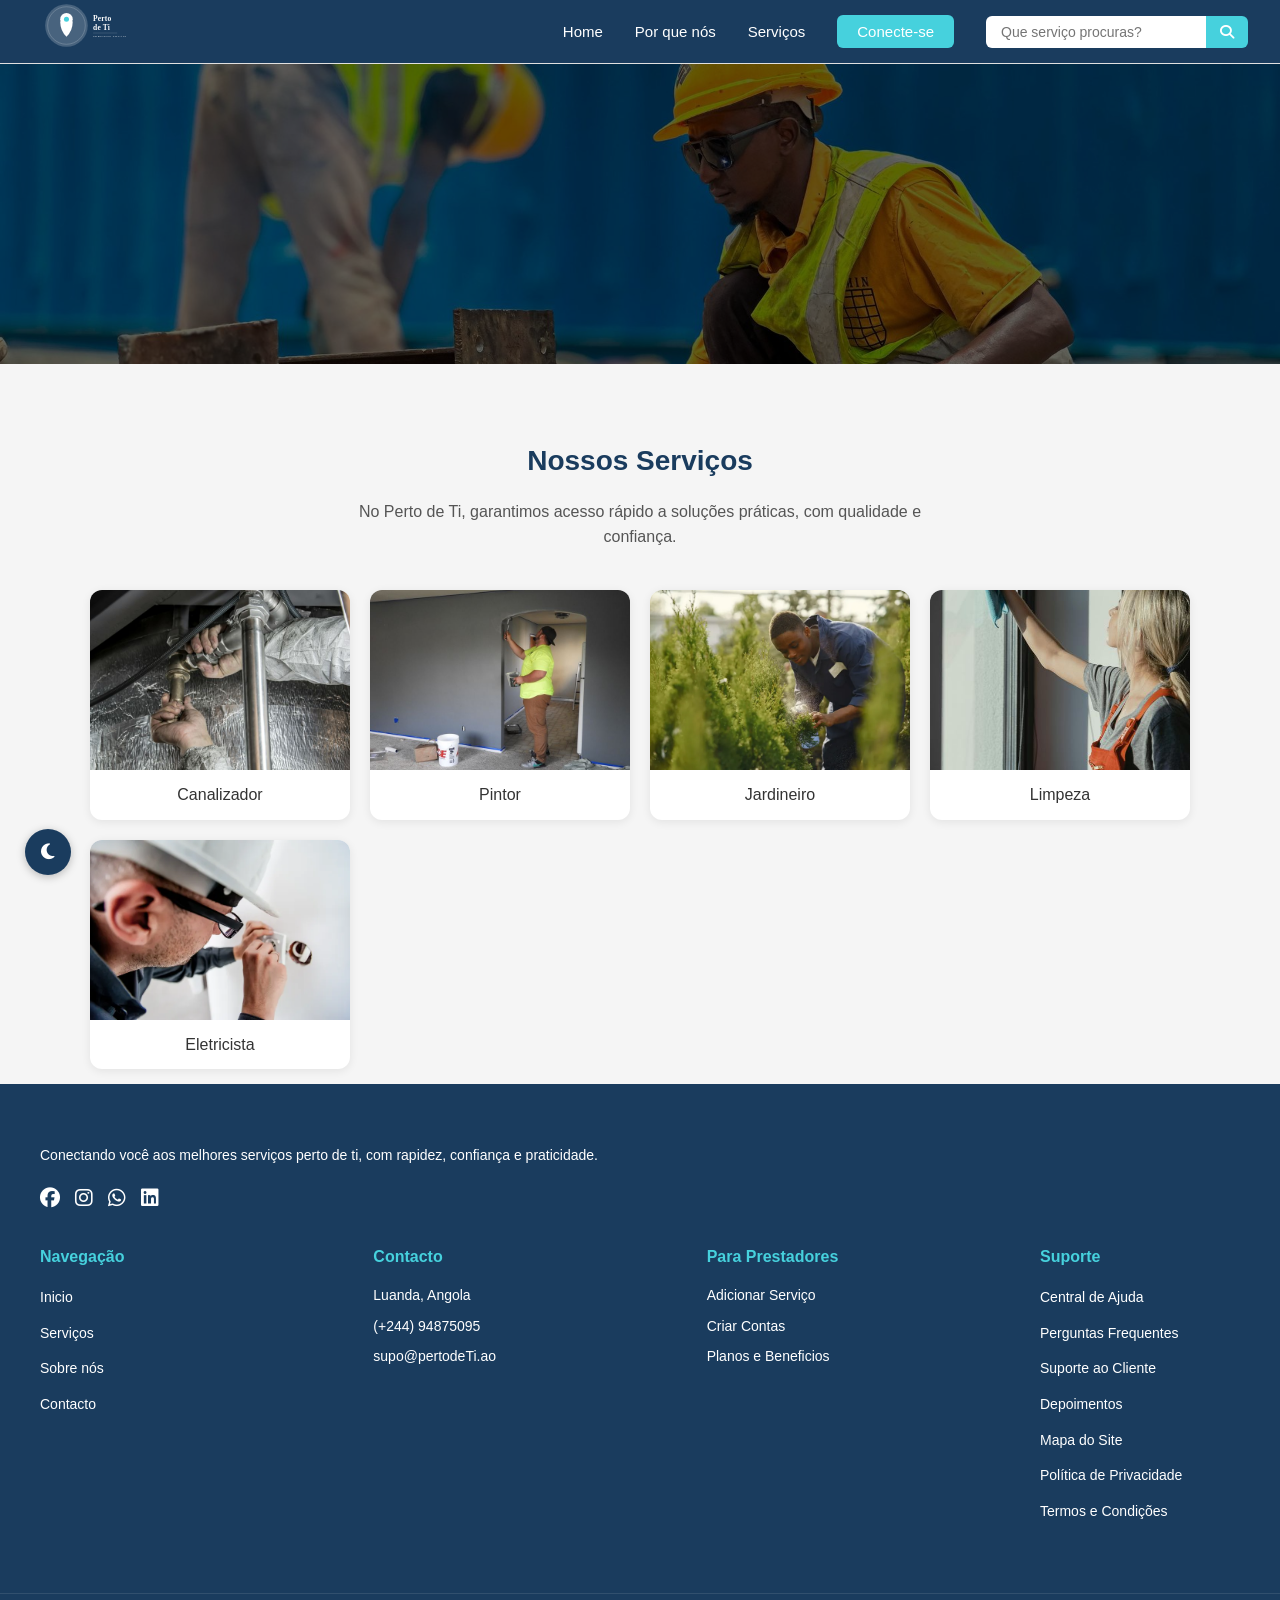
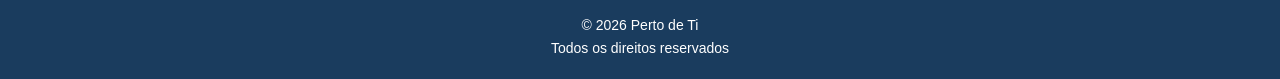
<file: servico.html>
<!DOCTYPE html>
<html lang="pt-br">
    <head> 
        <meta charset="UTF-8">
        <meta name="viewport" content="width=device-width, initial-scale=1.0">
        <meta name="description" content="Descubra todos os serviços disponíveis no Perto de Ti - eletricistas, pintores, canalizadores e muito mais em Luanda.">
        <meta name="keywords" content="serviços, eletricista, pintor, canalizador, jardineiro, Luanda">
        <meta name="author" content="Perto de Ti">
        <meta name="robots" content="index, follow">
        <link rel="canonical" href="https://www.pertodeti.ao/servico.html">
        <title>Nossos Serviços - Perto de Ti</title>
        <link rel="stylesheet" href="CSS/style.css">
        <link rel="stylesheet" href="CSS/porque-nos.css">
        <link rel="stylesheet" href="CSS/servico.css">
        <link rel="stylesheet" href="https://cdnjs.cloudflare.com/ajax/libs/font-awesome/6.5.0/css/all.min.css">
            <!-- Google Analytics (GA4) - substitui G-XXXXXXXXXX pelo teu ID de medição -->
        <script async src="https://www.googletagmanager.com/gtag/js?id=G-XXXXXXXXXX"></script>
        <script>
            window.dataLayer = window.dataLayer || [];
            function gtag(){dataLayer.push(arguments);}
            gtag('js', new Date());
            gtag('config', 'G-XXXXXXXXXX');
        </script>

        <!-- Meta Pixel - substitui 000000000000000 pelo teu ID de pixel -->
        <script>
            !function(f,b,e,v,n,t,s)
            {if(f.fbq)return;n=f.fbq=function(){n.callMethod?
            n.callMethod.apply(n,arguments):n.queue.push(arguments)};
            if(!f._fbq)f._fbq=n;n.push=n;n.loaded=!0;n.version='2.0';
            n.queue=[];t=b.createElement(e);t.async=!0;
            t.src=v;s=b.getElementsByTagName(e)[0];
            s.parentNode.insertBefore(t,s)}(window, document,'script',
            'https://connect.facebook.net/en_US/fbevents.js');
            fbq('init', '000000000000000');
            fbq('track', 'PageView');
        </script>
    </head> 
    <body>

        <header>
            <div class="logo">
                <img src="IMG/logo-perto-de-ti.svg" alt="Logo Perto de Ti">
            </div>
            <button class="menu-toggle" aria-label="Abrir menu" aria-expanded="false">
                <i class="fas fa-bars"></i>
            </button>
            <nav aria-label="Menu principal">
                <ul class="nav-menu">
                    <li><a href="index.html">Home</a></li>
                    <li><a href="por_que_nos.html">Por que nós</a></li>
                    <li><a href="servico.html">Serviços</a></li>
                    <li><a href="cadastro.html" class="nav-botao">Conecte-se</a></li>
                </ul>
                <div class="pesquisa">
                        <input type="text" placeholder="Que serviço procuras?">
                    <button type="button" aria-label="Pesquisar"><i class="fas fa-search"></i></button>
                </div>
            </nav>
        </header>
       <section class="hero">
            <div class="hero-banner">
                <img src="IMG/banner (2).jpg" alt="Banner Nossos Serviços">
            </div>
        </section>
        <section class="servicos">
            <div class="servico-conteudo">
                 <h2>Nossos Serviços</h2>
                <p class="para">No Perto de Ti, garantimos acesso rápido a soluções práticas, com qualidade e confiança.</p>
                <div class="servicos-cards">
                    <div class="servico-card">
                        <div class="servico-img">
                            <img src="IMG/canalizador 2.jpg" alt="">
                        </div>
                        <p>Canalizador</p>
                    </div>
                    <div class="servico-card">
                        <div class="servico-img">
                            <img src="IMG/pintor 1.jpg" alt="">
                        </div>
                        <p>Pintor</p>
                    </div>
                    <div class="servico-card">
                        <div class="servico-img">
                            <img src="IMG/jardineiro 1.webp" alt="">
                        </div>
                        <p>Jardineiro</p>
                    </div>
                    <div class="servico-card">
                        <div class="servico-img">
                            <img src="IMG/limpeza 2.jpg" alt="">
                        </div>
                        <p>Limpeza</p>
                    </div>
                    <div class="servico-card">
                        <div class="servico-img">
                            <img src="IMG/electrecista 2.webp" alt="">
                        </div>
                        <p>Eletricista</p>
                    </div>
                </div>
            </div>
        </section>
    <section class="info-rodape">
            <div class="area-inf">
                <p>
                    Conectando você aos melhores serviços perto de ti, com rapidez, confiança e praticidade. 
                </p>
                <div class="redes-sociais">
                    <a href="https://www.facebook.com/pertodeti.ao" target="_blank" rel="noopener" aria-label="Facebook"><i class="fab fa-facebook"></i></a>
                    <a href="https://www.instagram.com/pertodeti.ao" target="_blank" rel="noopener" aria-label="Instagram"><i class="fab fa-instagram"></i></a>
                    <a href="https://wa.me/244949875095" target="_blank" rel="noopener" aria-label="WhatsApp"><i class="fab fa-whatsapp"></i></a>
                    <a href="https://www.linkedin.com/company/pertodeti" target="_blank" rel="noopener" aria-label="LinkedIn"><i class="fab fa-linkedin"></i></a>
                </div>
            </div>
            <div class="area-inf">
                <h3>Navegação</h3>
                                    <ul>
                        <li><a href="index.html">Inicio</a></li>
                        <li><a href="servico.html">Serviços</a></li>
                        <li><a href="por_que_nos.html">Sobre nós</a></li>
                        <li><a href="contacto.html">Contacto</a></li>
                    </ul>
            </div>
            <div class="area-inf">
                <h3>
                    Contacto
                </h3>
                <p>Luanda, Angola</p>
                <p>(+244) 94875095</p>
                <p>supo@pertodeTi.ao</p>
            </div>
            <div class="area-inf">
                <h3>
                    Para Prestadores
                </h3>
                <p>Adicionar Serviço</p>
                <p>Criar Contas</p>
                <p>Planos e Beneficios</p>
            </div>
            <div class="area-inf">
                <h3>
                    Suporte
                </h3>
                <ul>
                    <li> <a href="contacto.html">Central de Ajuda</a></li>
                    <li> <a href="perguntas_frequentes.html">Perguntas Frequentes</a></li>
                    <li> <a href="contacto.html">Suporte ao Cliente</a></li>
                    <li><a href="depoimento.html">Depoimentos</a></li>
                    <li> <a href="mapa_site.html">Mapa do Site</a></li>
                    <li> <a href="privacidade.html">Política de Privacidade</a></li>
                    <li> <a href="termos.html">Termos e Condições</a></li>
                </ul>
            </div>
        </section>
        <footer class="rodape">
            <p>&copy; 2026 Perto de Ti </p>
            <p> Todos os direitos reservados</p>
        </footer>
    <script src="JS/main.js"></script>
    </body>
</html>
</file>
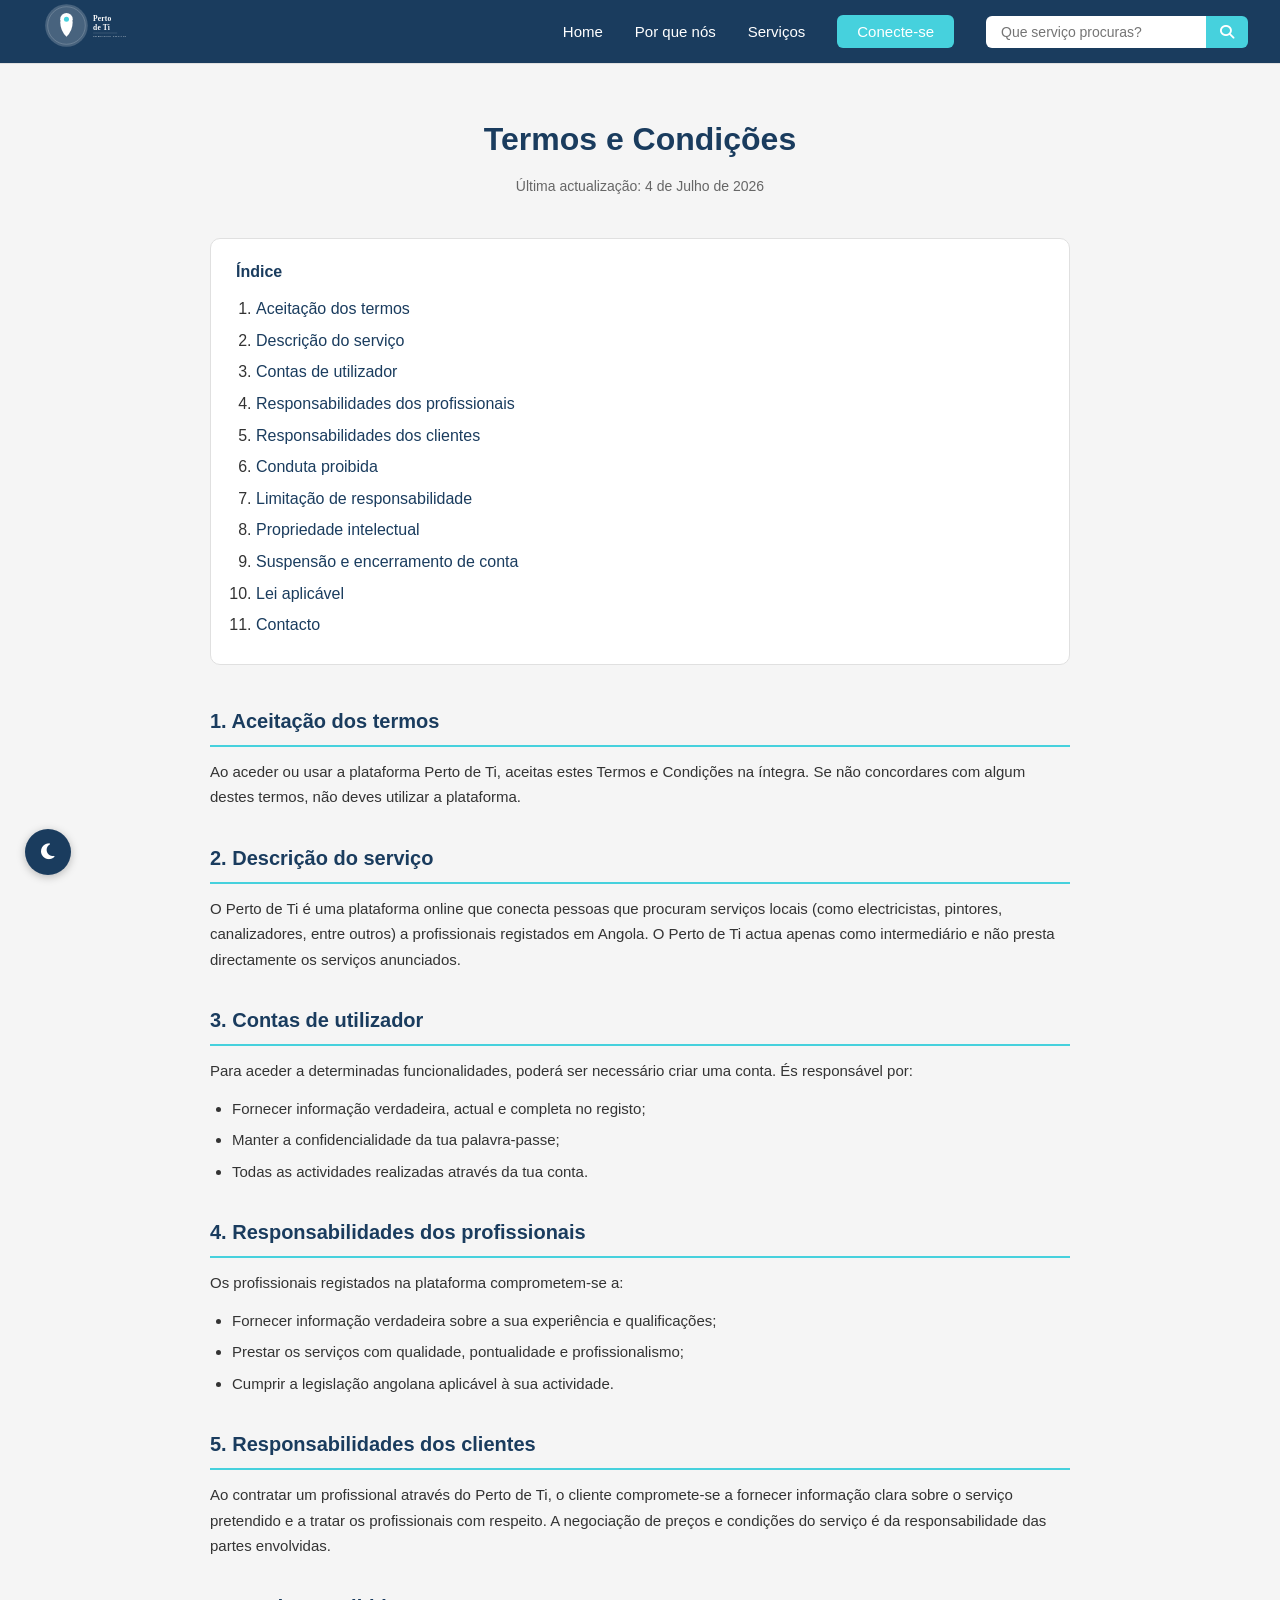
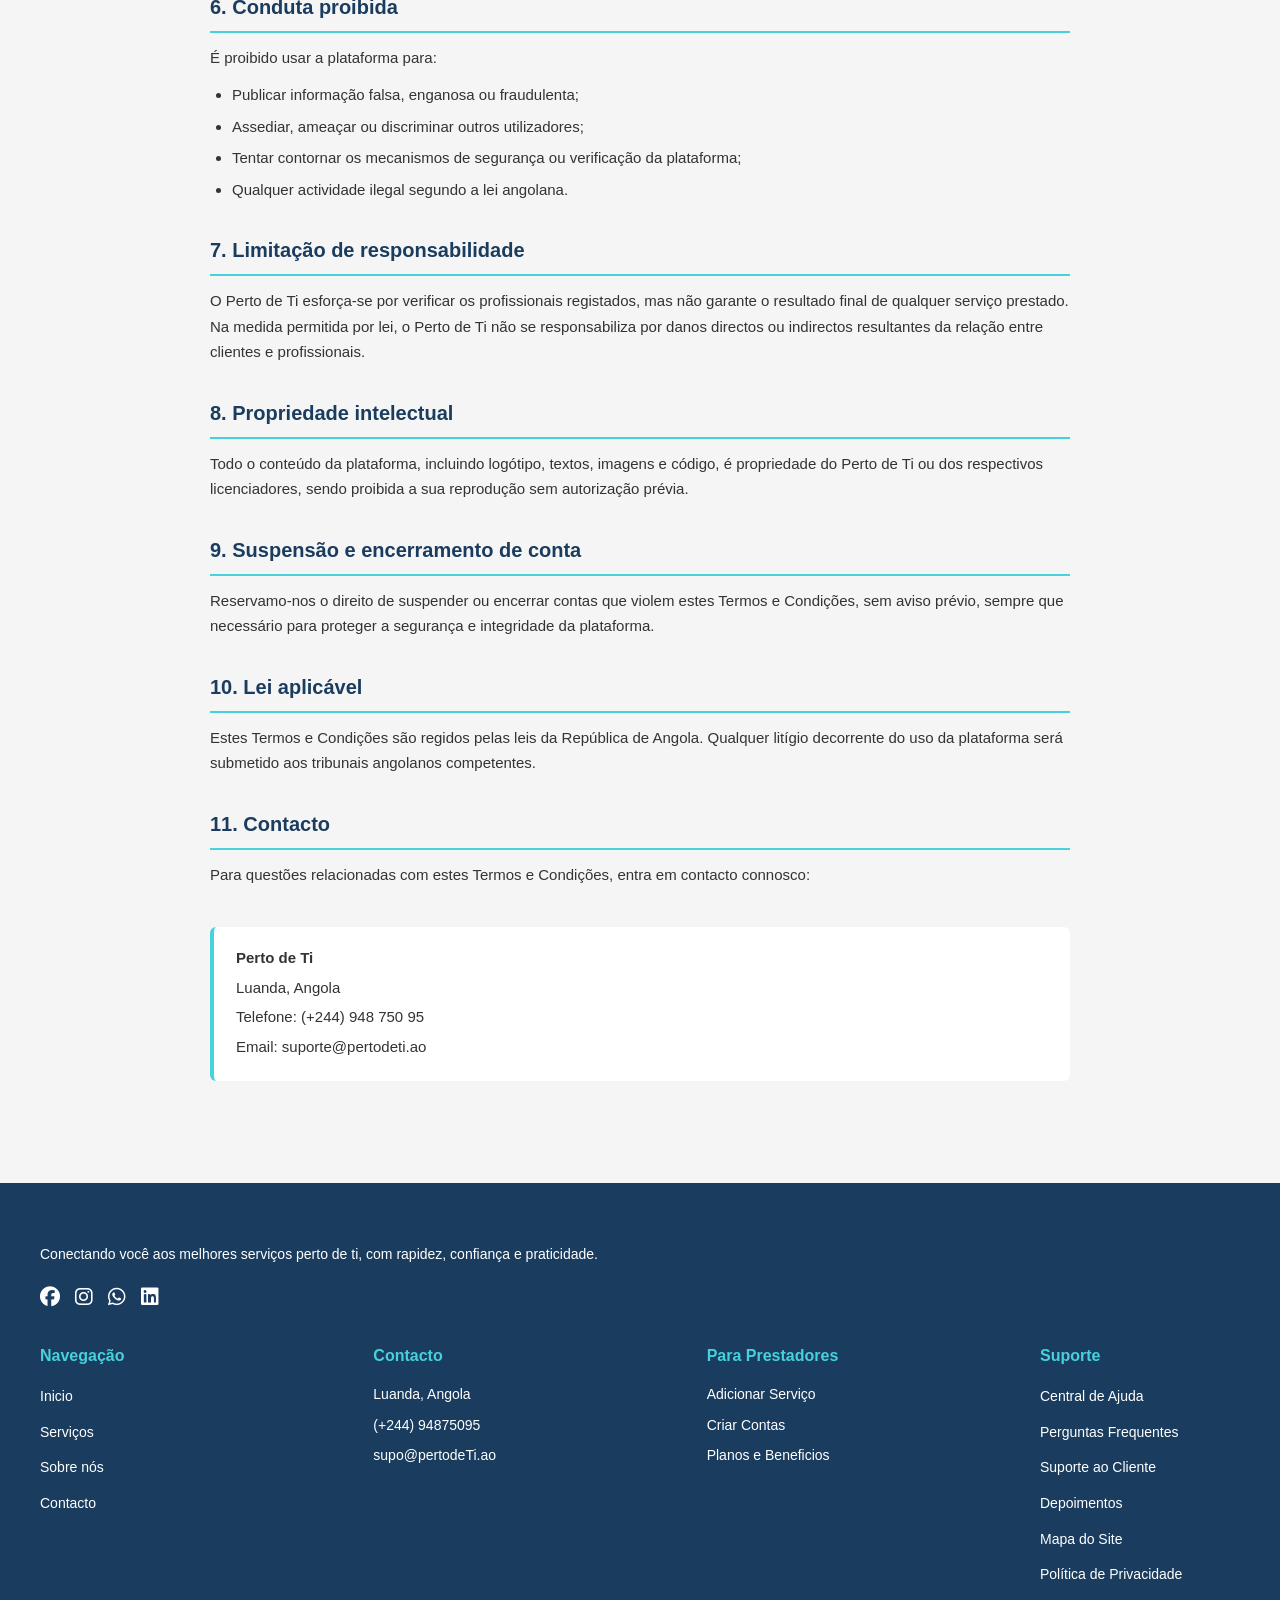
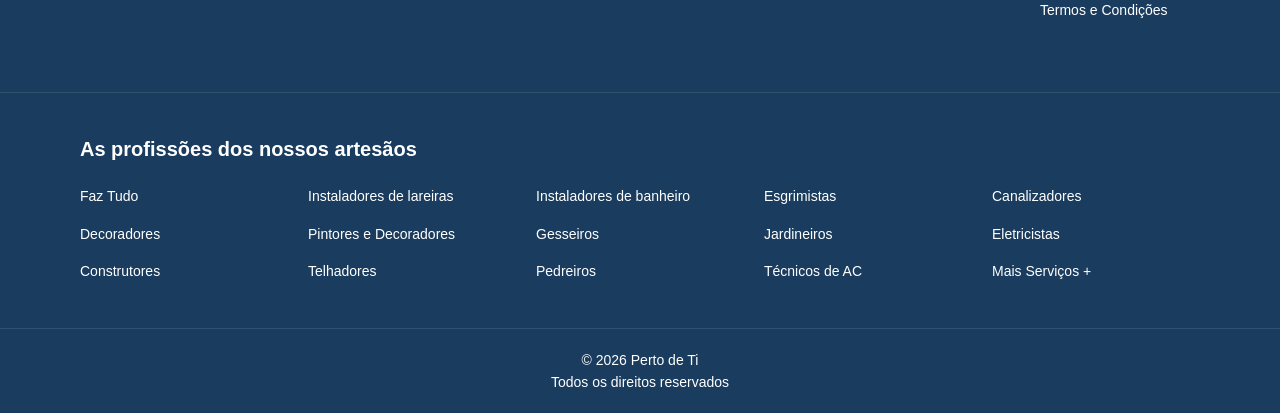
<file: termos.html>
<!DOCTYPE html>
<html lang="pt-br">
    <head>
        <meta charset="UTF-8">
        <meta name="viewport" content="width=device-width, initial-scale=1.0">
        <meta name="description" content="Termos e Condições de utilização da plataforma Perto de Ti.">
        <meta name="keywords" content="termos e condições, regras de utilização, Perto de Ti, Angola">
        <meta name="author" content="Perto de Ti">
        <meta name="robots" content="index, follow">
        <link rel="canonical" href="https://www.pertodeti.ao/termos.html">
        <title>Termos e Condições - Perto de Ti</title>
        <link rel="stylesheet" href="CSS/style.css">
        <link rel="stylesheet" href="CSS/legal.css">
        <link rel="stylesheet" href="https://cdnjs.cloudflare.com/ajax/libs/font-awesome/6.5.0/css/all.min.css">
            <!-- Google Analytics (GA4) -->
        <script async src="https://www.googletagmanager.com/gtag/js?id=G-SQ0E4BD0GR"></script>
        <script>
            window.dataLayer = window.dataLayer || [];
            function gtag(){dataLayer.push(arguments);}
            gtag('js', new Date());
            gtag('config', 'G-SQ0E4BD0GR');
        </script>

        <!-- Meta Pixel - substitui 000000000000000 pelo teu ID de pixel -->
        <script>
            !function(f,b,e,v,n,t,s)
            {if(f.fbq)return;n=f.fbq=function(){n.callMethod?
            n.callMethod.apply(n,arguments):n.queue.push(arguments)};
            if(!f._fbq)f._fbq=n;n.push=n;n.loaded=!0;n.version='2.0';
            n.queue=[];t=b.createElement(e);t.async=!0;
            t.src=v;s=b.getElementsByTagName(e)[0];
            s.parentNode.insertBefore(t,s)}(window, document,'script',
            'https://connect.facebook.net/en_US/fbevents.js');
            fbq('init', '000000000000000');
            fbq('track', 'PageView');
        </script>
    </head>
    <body>

        <header>
            <div class="logo">
                <img src="IMG/logo-perto-de-ti.svg" alt="Logo Perto de Ti">
            </div>
            <button class="menu-toggle" aria-label="Abrir menu" aria-expanded="false">
                <i class="fas fa-bars"></i>
            </button>
            <nav aria-label="Menu principal">
                <ul class="nav-menu">
                    <li><a href="index.html">Home</a></li>
                    <li><a href="por_que_nos.html">Por que nós</a></li>
                    <li><a href="servico.html">Serviços</a></li>
                    <li><a href="cadastro.html" class="nav-botao">Conecte-se</a></li>
                    <div class="pesquisa">
                        <input type="text" placeholder="Que serviço procuras?">
                        <button><i class="fas fa-search"></i></button>
                    </div>
                </ul>
            </nav>
        </header>

        <main class="legal">
            <div class="legal-cabecalho">
                <h1>Termos e Condições</h1>
                <p>Última actualização: 4 de Julho de 2026</p>
            </div>

            <nav class="legal-indice" aria-label="Índice dos termos e condições">
                <h2>Índice</h2>
                <ol>
                    <li><a href="#aceitacao">Aceitação dos termos</a></li>
                    <li><a href="#descricao">Descrição do serviço</a></li>
                    <li><a href="#contas">Contas de utilizador</a></li>
                    <li><a href="#profissionais">Responsabilidades dos profissionais</a></li>
                    <li><a href="#clientes">Responsabilidades dos clientes</a></li>
                    <li><a href="#conduta">Conduta proibida</a></li>
                    <li><a href="#limitacao">Limitação de responsabilidade</a></li>
                    <li><a href="#propriedade">Propriedade intelectual</a></li>
                    <li><a href="#suspensao">Suspensão e encerramento de conta</a></li>
                    <li><a href="#lei-aplicavel">Lei aplicável</a></li>
                    <li><a href="#contacto-termos">Contacto</a></li>
                </ol>
            </nav>

            <section class="legal-seccao" id="aceitacao">
                <h2>1. Aceitação dos termos</h2>
                <p>Ao aceder ou usar a plataforma Perto de Ti, aceitas estes Termos e Condições na íntegra. Se não concordares com algum destes termos, não deves utilizar a plataforma.</p>
            </section>

            <section class="legal-seccao" id="descricao">
                <h2>2. Descrição do serviço</h2>
                <p>O Perto de Ti é uma plataforma online que conecta pessoas que procuram serviços locais (como electricistas, pintores, canalizadores, entre outros) a profissionais registados em Angola. O Perto de Ti actua apenas como intermediário e não presta directamente os serviços anunciados.</p>
            </section>

            <section class="legal-seccao" id="contas">
                <h2>3. Contas de utilizador</h2>
                <p>Para aceder a determinadas funcionalidades, poderá ser necessário criar uma conta. És responsável por:</p>
                <ul>
                    <li>Fornecer informação verdadeira, actual e completa no registo;</li>
                    <li>Manter a confidencialidade da tua palavra-passe;</li>
                    <li>Todas as actividades realizadas através da tua conta.</li>
                </ul>
            </section>

            <section class="legal-seccao" id="profissionais">
                <h2>4. Responsabilidades dos profissionais</h2>
                <p>Os profissionais registados na plataforma comprometem-se a:</p>
                <ul>
                    <li>Fornecer informação verdadeira sobre a sua experiência e qualificações;</li>
                    <li>Prestar os serviços com qualidade, pontualidade e profissionalismo;</li>
                    <li>Cumprir a legislação angolana aplicável à sua actividade.</li>
                </ul>
            </section>

            <section class="legal-seccao" id="clientes">
                <h2>5. Responsabilidades dos clientes</h2>
                <p>Ao contratar um profissional através do Perto de Ti, o cliente compromete-se a fornecer informação clara sobre o serviço pretendido e a tratar os profissionais com respeito. A negociação de preços e condições do serviço é da responsabilidade das partes envolvidas.</p>
            </section>

            <section class="legal-seccao" id="conduta">
                <h2>6. Conduta proibida</h2>
                <p>É proibido usar a plataforma para:</p>
                <ul>
                    <li>Publicar informação falsa, enganosa ou fraudulenta;</li>
                    <li>Assediar, ameaçar ou discriminar outros utilizadores;</li>
                    <li>Tentar contornar os mecanismos de segurança ou verificação da plataforma;</li>
                    <li>Qualquer actividade ilegal segundo a lei angolana.</li>
                </ul>
            </section>

            <section class="legal-seccao" id="limitacao">
                <h2>7. Limitação de responsabilidade</h2>
                <p>O Perto de Ti esforça-se por verificar os profissionais registados, mas não garante o resultado final de qualquer serviço prestado. Na medida permitida por lei, o Perto de Ti não se responsabiliza por danos directos ou indirectos resultantes da relação entre clientes e profissionais.</p>
            </section>

            <section class="legal-seccao" id="propriedade">
                <h2>8. Propriedade intelectual</h2>
                <p>Todo o conteúdo da plataforma, incluindo logótipo, textos, imagens e código, é propriedade do Perto de Ti ou dos respectivos licenciadores, sendo proibida a sua reprodução sem autorização prévia.</p>
            </section>

            <section class="legal-seccao" id="suspensao">
                <h2>9. Suspensão e encerramento de conta</h2>
                <p>Reservamo-nos o direito de suspender ou encerrar contas que violem estes Termos e Condições, sem aviso prévio, sempre que necessário para proteger a segurança e integridade da plataforma.</p>
            </section>

            <section class="legal-seccao" id="lei-aplicavel">
                <h2>10. Lei aplicável</h2>
                <p>Estes Termos e Condições são regidos pelas leis da República de Angola. Qualquer litígio decorrente do uso da plataforma será submetido aos tribunais angolanos competentes.</p>
            </section>

            <section class="legal-seccao" id="contacto-termos">
                <h2>11. Contacto</h2>
                <p>Para questões relacionadas com estes Termos e Condições, entra em contacto connosco:</p>
                <div class="legal-contacto">
                    <p><strong>Perto de Ti</strong></p>
                    <p>Luanda, Angola</p>
                    <p>Telefone: (+244) 948 750 95</p>
                    <p>Email: suporte@pertodeti.ao</p>
                </div>
            </section>
        </main>
            <section class="info-rodape">
            <div class="area-inf">
                <p>
                    Conectando você aos melhores serviços perto de ti, com rapidez, confiança e praticidade. 
                </p>
                <div class="redes-sociais">
                    <a href="https://www.facebook.com/pertodeti.ao" target="_blank" rel="noopener" aria-label="Facebook"><i class="fab fa-facebook"></i></a>
                    <a href="https://www.instagram.com/pertodeti.ao" target="_blank" rel="noopener" aria-label="Instagram"><i class="fab fa-instagram"></i></a>
                    <a href="https://wa.me/244949875095" target="_blank" rel="noopener" aria-label="WhatsApp"><i class="fab fa-whatsapp"></i></a>
                    <a href="https://www.linkedin.com/company/pertodeti" target="_blank" rel="noopener" aria-label="LinkedIn"><i class="fab fa-linkedin"></i></a>
                </div>
            </div>
            <div class="area-inf">
                <h3>Navegação</h3>
                                    <ul>
                        <li><a href="index.html">Inicio</a></li>
                        <li><a href="servico.html">Serviços</a></li>
                        <li><a href="por_que_nos.html">Sobre nós</a></li>
                        <li><a href="contacto.html">Contacto</a></li>
                    </ul>
            </div>
            <div class="area-inf">
                <h3>
                    Contacto
                </h3>
                <p>Luanda, Angola</p>
                <p>(+244) 94875095</p>
                <p>supo@pertodeTi.ao</p>
            </div>
            <div class="area-inf">
                <h3>
                    Para Prestadores
                </h3>
                <p>Adicionar Serviço</p>
                <p>Criar Contas</p>
                <p>Planos e Beneficios</p>
            </div>
            <div class="area-inf">
                <h3>
                    Suporte
                </h3>
                <ul>
                    <li> <a href="contacto.html">Central de Ajuda</a></li>
                    <li> <a href="perguntas_frequentes.html">Perguntas Frequentes</a></li>
                    <li> <a href="contacto.html">Suporte ao Cliente</a></li>
                    <li><a href="depoimento.html">Depoimentos</a></li>
                    <li> <a href="mapa_site.html">Mapa do Site</a></li>
                    <li> <a href="privacidade.html">Política de Privacidade</a></li>
                    <li> <a href="termos.html">Termos e Condições</a></li>
                </ul>
            </div>
        </section>
       <section class="Profissoes">
    <h2>As profissões dos nossos artesãos</h2>
    <div class="coluna-profi">
        <div class="profissao">
            <a href="#">Faz Tudo</a>
            <a href="#">Decoradores</a>
            <a href="#">Construtores</a>
        </div>
        <div class="profissao">
            <a href="#">Instaladores de lareiras</a>
            <a href="#">Pintores e Decoradores</a>
            <a href="#">Telhadores</a>
        </div>
        <div class="profissao">
            <a href="#">Instaladores de banheiro</a>
            <a href="#">Gesseiros</a>
            <a href="#">Pedreiros</a>
        </div>
        <div class="profissao">
            <a href="#">Esgrimistas</a>
            <a href="#">Jardineiros</a>
            <a href="#">Técnicos de AC</a>
        </div>
        <div class="profissao">
            <a href="#">Canalizadores</a>
            <a href="#">Eletricistas</a>
            <a href="pagina_404.html">Mais Serviços +</a>
        </div>
        </div>
        </section>

        <footer class="rodape">
            <p>&copy; 2026 Perto de Ti</p>
            <p>Todos os direitos reservados</p>
        </footer>
    <script src="JS/main.js"></script>
    </body>
</html>
</file>
<file: CSS/style.css>
* {
    margin: 0;
    padding: 0;
    box-sizing: border-box;
}

body {
    font-family: Arial, Helvetica, sans-serif;
    color: #333;
    background-color: #f5f5f5;
    line-height: 1.6;
}

/* Header */
header {
    background-color: #1A3C5E;
    color: white;
    display: flex;
    justify-content: space-between;
    align-items: center;
    padding: 0 2rem;
    border-bottom: 1px solid #e0e0e0;
    width: 100%;
    height: 64px;
}

header nav {
    display: flex;
    align-items: center;
    gap: 2rem;
}

/* Logo */
.logo img {
    height: 50px;
    width: auto;
}
.pesquisa {
    display: flex;
    align-items: center;
    gap: 0;
}

.pesquisa input {
    padding: 8px 15px;
    border: none;
    border-radius: 6px 0 0 6px;
    font-size: 14px;
    outline: none;
    width: 220px;
    font-family: Arial, Helvetica, sans-serif;
}

.pesquisa button {
    background-color: #46D1DD;
    color: #ffffff;
    border: none;
    padding: 8px 14px;
    border-radius: 0 6px 6px 0;
    cursor: pointer;
    font-size: 14px;
    transition: background 0.2s;
}

.pesquisa button:hover {
    background-color: #ffffff;
    color: #1A3C5E;
}

/* Menu */
.nav-menu {
    display: flex;
    align-items: center;
    gap: 2rem;
    list-style: none;
}

nav ul {
    display: flex;
    list-style: none;
}

.nav-menu a {
    text-decoration: none;
    font-size: 15px;
    color: #fff;
    font-weight: 500;
    padding: 4px 0;
    border-bottom: 2px solid transparent;
    transition: color 0.2s, border-color 0.2s;
}

.nav-menu a:hover {
    color: #46D1DD;
    border-bottom-color: #46D1DD;
}

/* Botão */
.nav-botao {
    background: #46D1DD;
    color: #fff !important;
    padding: 8px 20px !important;
    border-radius: 6px;
    border-bottom: none !important;
    transition: background 0.2s !important;
}

.nav-botao:hover {
    background: #ffffff;
    color: #1A3C5E !important;
    border-bottom-color: transparent !important;
}

/* Hero */
.hero {
    background: #f5f5f5;
    padding-bottom: 60px;
    text-align: center;
    position: relative;
    margin-top: 0;
}

.hero-banner {
    width: 100%;
    height: 300px;
    position: relative;
    overflow: hidden;
}

.hero-banner img {
    width: 100%;
    height: 100%;
    object-fit: cover;
}

.hero-banner::after {
    content: '';
    position: absolute;
    top: 0;
    left: 0;
    width: 100%;
    height: 100%;
    background-color: rgba(0, 0, 0, 0.6);
}


/* Hero texto */
.hero-texto {
    text-align: center;
    width: 100%;
    padding: 40px 40px 10px 40px;
    background-color: #1A3C5E;
    color: #ffffff;
}

.hero h1 {
    font-size: 32px;
    margin-bottom: 40px;
    text-align: center;
}

/* Passos */
.passos {
    background-color: #1A3C5E;
    display: flex;
    align-items: flex-start;
    justify-content: center;
    gap: 40px;
    flex-wrap: nowrap;
    padding: 20px 40px 60px 40px;
}

.passo {
    display: flex;
    flex-direction: column;
    align-items: center;
    gap: 10px;
    background: none;
    box-shadow: none;
    padding: 0;
    border-radius: 0;
    width: 200px;
}

.passo h2 {
    color: #46D1DD;
    margin-top: 10px;
    font-size: 16px;
    text-align: center;
}

.passo p {
    color: #ffffff;
    font-size: 14px;
    max-width: 150px;
    text-align: center;
}

.icone-passo {
    width: 120px;
    height: 120px;
    border-radius: 50%;
    overflow: hidden;
    background-color: #ffffff;
    display: flex;
    align-items: center;
    justify-content: center;
}

.icone-passo img {
    width: 100%;
    height: 100%;
    object-fit: cover;
}

.icone-passo i {
    font-size: 50px;
    color: #46D1DD;
}

/* Sobre */
.sobre {
    padding: 60px 40px;
    text-align: center;
}

.sobre h2 {
    margin-bottom: 15px;
    font-size: 28px;
}

.sobre > p {
    max-width: 700px;
    margin: 0 auto 10px auto;
}

.sobre-link {
    display: inline-block;
    color: #333;
    text-decoration: underline;
    margin-bottom: 40px;
    font-size: 14px;
}

.sobre-link:hover {
    color: #46D1DD;
}

.caixas {
    display: flex;
    gap: 0;
    border-radius: 10px;
    overflow: hidden;
    text-align: left;
}

.caixa-esquerda {
    background-color: #1A3C5E;
    padding: 30px;
    flex: 1;
    display: flex;
    flex-direction: column;
    gap: 20px;
    border-right: 30px solid #fff;
}

.esquerda {
    border-left: 4px solid #ffffff;
    padding-left: 12px;
}

.esquerda h3 {
    color: #ffffff;
    font-size: 15px;
    margin-bottom: 6px;
}

.esquerda p {
    color: #ffffff;
    font-size: 13px;
}

.link {
    color: #fff;
    text-decoration: underline;
    font-size: 14px;
    margin-top: 10px;
}

.lado-direito {
    background-color: #46D1DD;
    padding: 30px;
    flex: 1;
}

.galeria {
    display: grid;
    grid-template-columns: 1fr 1fr;
    gap: 10px;
}

.sobre-foto {
    background-color: #fff;
    border-radius: 8px;
    overflow: hidden;
    height: 120px;
}

.sobre-foto:nth-child(3) {
    grid-column: 1 / -1;
    height: 140px;
}

.sobre-foto img {
    width: 100%;
    height: 100%;
    object-fit: cover;
}
.btn-galeria {
    display: inline-block;
    margin-top: 15px;
    background-color: #1A3C5E;
    color: #ffffff;
    text-decoration: none;
    padding: 10px 20px;
    border-radius: 8px;
    font-size: 14px;
    font-weight: 600;
    transition: background 0.2s;
}
.botao-galeria {
    text-align: center;
    margin-top: 15px;
}

.btn-galeria:hover {
    background-color: #ffffff;
    color: #1A3C5E;
}

/* Perguntas */
.ver-respostas {
    color: #46D1DD;
    text-decoration: none;
    font-size: 13px;
    font-weight: 600;
}

.ver-respostas:hover {
    color: #1A3C5E;
}
.perguntas {
    padding: 60px 40px;
    text-align: center;
    background-color: #f5f5f5;
}

.perguntas h2 {
    font-size: 28px;
    margin-bottom: 10px;
}

.perguntas > p {
    margin-bottom: 40px;
    font-size: 14px;
}

.perguntas > p a {
    color: #333;
    text-decoration: underline;
}

.perguntas-grelha {
    display: grid;
    grid-template-columns: 1fr 1fr;
    gap: 20px;
    max-width: 900px;
    margin: 0 auto 40px auto;
    text-align: left;
}

.pergunta-card {
    border: 1px solid #e0e0e0;
    border-radius: 10px;
    padding: 20px;
    display: flex;
    flex-direction: column;
    gap: 10px;
    background-color: #ffffff;
}

.pergunta-categoria {
    font-size: 12px;
    color: #888;
}

.pergunta-titulo {
    background-color: #46D1DD;
    color: #ffffff;
    text-decoration: none;
    padding: 10px 15px;
    border-radius: 8px;
    font-size: 15px;
    font-weight: 600;
}

.pergunta-titulo:hover {
    background-color: #1A3C5E;
}

.pergunta-card p {
    font-size: 13px;
    color: #555;
}

.pergunta-rodape {
    border-top: 1px solid #e0e0e0;
    padding-top: 10px;
    font-size: 13px;
    color: #46D1DD;
    font-weight: 600;
}

.btn-pergunta {
    background-color: #46D1DD;
    color: #ffffff;
    text-decoration: none;
    padding: 12px 30px;
    border-radius: 8px;
    font-size: 15px;
    font-weight: 600;
    display: inline-block;
}

.btn-pergunta:hover {
    background-color: #1A3C5E;
}

/* Rodapé info */
.info-rodape {
    background-color: #1A3C5E;
    display: flex;
    justify-content: space-between;
    gap: 30px;
    flex-wrap: wrap;
    padding: 60px 40px;
}

.area-inf {
    width: 200px;
}

.area-inf:first-child {
    flex: 0 0 100%;
    color: #ffffff;
    font-size: 14px;
}

.area-inf h3 {
    color: #46D1DD;
    margin-bottom: 15px;
    font-size: 16px;
}

.area-inf p {
    color: #ffffff;
    font-size: 14px;
    margin-bottom: 8px;
}

.area-inf ul {
    list-style: none;
    padding: 0;
}

.area-inf ul li {
    margin-bottom: 10px;
}

.area-inf ul li a {
    color: #ffffff;
    text-decoration: none;
    font-size: 14px;
}

.area-inf ul li a:hover {
    color: #46D1DD;
}

.Profissoes {
    background-color: #1A3C5E;
    padding: 40px 80px;
    border-top: 1px solid rgba(255,255,255,0.1);
}

.Profissoes h2 {
    font-size: 20px;
    color: #ffffff;
    margin-bottom: 20px;
}

.coluna-profi {
    display: grid;
    grid-template-columns: repeat(5, 1fr);
    gap: 20px;
}

.profissao {
    display: flex;
    flex-direction: column;
    gap: 10px;
}

.profissao a {
    text-decoration: none;
    color: #ffffff;
    font-size: 14px;
    display: block;
    margin-bottom: 5px;
}

.profissao a:hover {
    color: #46D1DD;
}

/* Footer */
.rodape {
    background-color: #1A3C5E;
    color: #ffffff;
    text-align: center;
    padding: 20px;
    border-top: 1px solid rgba(255,255,255,0.1);
    font-size: 14px;
}
.redes-sociais {
    display: flex;
    gap: 15px;
    margin-top: 15px;
    justify-items: center;
}

.redes-sociais a {
    color: #ffffff;
    font-size: 20px;
    transition: color 0.2s;
}

.redes-sociais a:hover {
    color: #46D1DD;
}
img {
    max-width: 100%;
    height: auto;
}

/* Botão voltar ao topo */
.btn-topo {
    position: fixed;
    bottom: 25px;
    right: 25px;
    width: 46px;
    height: 46px;
    border-radius: 50%;
    background-color: #46D1DD;
    color: #ffffff;
    border: none;
    font-size: 18px;
    cursor: pointer;
    box-shadow: 0 2px 8px rgba(0,0,0,0.25);
    display: flex;
    align-items: center;
    justify-content: center;
    opacity: 0;
    visibility: hidden;
    transform: translateY(10px);
    transition: opacity 0.25s ease, transform 0.25s ease, background 0.2s ease;
    z-index: 999;
}

.btn-topo.visivel {
    opacity: 1;
    visibility: visible;
    transform: translateY(0);
}

.btn-topo:hover {
    background-color: #1A3C5E;
}

@media (max-width: 480px) {
    .btn-topo {
        width: 40px;
        height: 40px;
        bottom: 15px;
        right: 15px;
        font-size: 16px;
    }
}

/* Menu de partilha para redes sociais */
.menu-partilha {
    position: absolute;
    bottom: calc(100% + 8px);
    right: 0;
    background-color: #ffffff;
    border-radius: 10px;
    box-shadow: 0 4px 16px rgba(0,0,0,0.18);
    padding: 8px;
    display: flex;
    flex-direction: column;
    gap: 4px;
    z-index: 10;
    min-width: 160px;
}

.menu-partilha a {
    display: flex;
    align-items: center;
    gap: 8px;
    padding: 8px 10px;
    border-radius: 6px;
    color: #333;
    text-decoration: none;
    font-size: 14px;
    white-space: nowrap;
}

.menu-partilha a:hover {
    background-color: #f5f5f5;
}

.menu-partilha a i {
    width: 16px;
    text-align: center;
}

.menu-partilha a .fa-whatsapp {
    color: #25D366;
}

.menu-partilha a .fa-facebook {
    color: #1877f2;
}

.btn-partilhar {
    background: none;
    border: 1px solid #e0e0e0;
    color: #555;
    border-radius: 8px;
    padding: 8px 14px;
    font-size: 14px;
    cursor: pointer;
    display: inline-flex;
    align-items: center;
    gap: 6px;
    transition: background 0.2s, border-color 0.2s;
}

.btn-partilhar:hover {
    background-color: #f5f5f5;
    border-color: #46D1DD;
}

/* Botão hambúrguer (escondido no desktop) */
.menu-toggle {
    display: none;
    background: none;
    border: none;
    color: #ffffff;
    font-size: 22px;
    cursor: pointer;
    padding: 6px 10px;
}

@media (max-width: 768px) {

    header {
        flex-wrap: wrap;
        height: auto;
        padding: 10px 15px;
        gap: 10px;
        position: relative;
    }

    .logo img {
        height: 40px;
    }

    .menu-toggle {
        display: block;
    }

    header nav {
        width: 100%;
        max-height: 0;
        overflow: hidden;
        transition: max-height 0.3s ease;
        order: 4;
        flex-direction: column;
        align-items: stretch;
        gap: 0;
    }

    header nav.nav-aberto {
        max-height: 500px;
    }

    .nav-menu {
        flex-wrap: wrap;
        justify-content: center;
        gap: 8px;
        width: 100%;
        padding: 10px 0;
    }

    .header-pesquisa {
        width: 100%;
        order: 3;
    }

    .header-pesquisa input {
        width: 80%;
    }

    header nav .pesquisa {
        width: 100%;
        justify-content: center;
        padding: 0 15px 15px;
    }

    header nav .pesquisa input {
        flex: 1;
        max-width: 260px;
    }

    .hero-banner {
        height: 200px;
    }

    .hero-banner img {
        object-fit: cover;
        object-position: center top;
    }

    .hero-slogan h1 {
        font-size: 22px;
    }

    .passos {
        flex-wrap: wrap;
        gap: 20px;
    }

    .passo {
        width: 140px;
    }

    .caixas {
        flex-direction: column;
    }

    .caixa-esquerda {
        border-right: none;
        border-bottom: 10px solid #fff;
    }

    .perguntas-grelha {
        grid-template-columns: 1fr;
    }

    .info-rodape {
        flex-direction: column;
        align-items: center;
        text-align: center;
        padding: 40px 20px;
    }

    .area-inf {
        width: 100%;
    }

    .coluna-profi {
        grid-template-columns: repeat(2, 1fr);
        gap: 15px;
    }

    .Profissoes {
        padding: 40px 20px;
    }
}

/* ===== TELEMOVEIS PEQUENOS ===== */
@media (max-width: 480px) {

    .hero-slogan h1 {
        font-size: 18px;
    }

    .icone-passo {
        width: 80px;
        height: 80px;
    }

    .icone-passo i {
        font-size: 30px;
    }

    .nav-menu a {
        font-size: 12px;
    }

    .coluna-profi {
        grid-template-columns: repeat(2, 1fr);
    }
}
/* ============================================================
   Botão de alternar dark mode (flutuante, canto inferior esquerdo)
   ============================================================ */
.toggle-dark {
    position: fixed;
    bottom: 25px;
    left: 25px;
    width: 46px;
    height: 46px;
    border-radius: 50%;
    background-color: #1A3C5E;
    border: none;
    color: #ffffff;
    font-size: 18px;
    cursor: pointer;
    box-shadow: 0 2px 8px rgba(0,0,0,0.25);
    display: flex;
    align-items: center;
    justify-content: center;
    transition: background 0.2s, transform 0.2s;
    z-index: 999;
}

.toggle-dark:hover {
    background-color: #46D1DD;
    transform: scale(1.06);
}

@media (max-width: 480px) {
    .toggle-dark {
        width: 40px;
        height: 40px;
        bottom: 15px;
        left: 15px;
        font-size: 16px;
    }
}

/* ============================================================
   DARK MODE
   ============================================================ */
body.dark-mode {
    background-color: #121212;
    color: #e6e6e6;
}

body.dark-mode section,
body.dark-mode main,
body.dark-mode .legal {
    background-color: #121212;
    color: #e6e6e6;
}

/* Cartões e blocos que eram brancos passam a cinza-escuro */
body.dark-mode [class$="-card"],
body.dark-mode [class$="-form"],
body.dark-mode [class$="-item"],
body.dark-mode .hero-caixa,
body.dark-mode .faq,
body.dark-mode .faq-item,
body.dark-mode .legal-indice,
body.dark-mode .legal-contacto,
body.dark-mode .porque-esquerda,
body.dark-mode .porque-bloco,
body.dark-mode .btn-mais,
body.dark-mode .erro-conteudo,
body.dark-mode .pagina-404 {
    background-color: #1e1e1e;
    color: #e6e6e6;
    border-color: #333333;
}

body.dark-mode h1,
body.dark-mode h2,
body.dark-mode h3 {
    color: #ffffff;
}

body.dark-mode p,
body.dark-mode li,
body.dark-mode span,
body.dark-mode summary {
    color: #cfcfcf;
}

/* Botões com fundo teal fixo: mantêm texto branco em ambos os temas
   (o texto genérico de links do dark mode não se aplica aqui) */
body.dark-mode .pergunta-titulo,
body.dark-mode .btn-pergunta,
body.dark-mode .btn-voltar,
body.dark-mode .nav-botao,
body.dark-mode .btn-enviar,
body.dark-mode .btn-topo,
body.dark-mode .btn-galeria {
    color: #ffffff;
}

/* Links de listas em cartões escuros (ex: mapa do site) */
body.dark-mode .mapa-card ul li a {
    color: #cfcfcf;
}

body.dark-mode .mapa-card ul li a:hover {
    color: #46D1DD;
}

/* Links dentro do conteúdo (não afecta o menu do cabeçalho) */
body.dark-mode section a,
body.dark-mode .legal a {
    color: #6fe0ea;
}

body.dark-mode input,
body.dark-mode textarea {
    background-color: #2a2a2a;
    color: #f0f0f0;
    border-color: #444444;
}

body.dark-mode input::placeholder {
    color: #999999;
}

body.dark-mode .erro {
    color: #ff8a80;
}

body.dark-mode .mensagem-sucesso {
    background-color: #143d24;
    color: #8ce6a8;
}

/* ============================================================
   Carrossel / slider (genérico) — inspirado em padrões usados
   pela Apple/Sony: imagem grande, setas discretas que aparecem
   ao passar o rato, indicador activo em forma de pílula.
   ============================================================ */
.carrossel {
    position: relative;
}

.carrossel-viewport {
    overflow: hidden;
    border-radius: 14px;
}

.carrossel-track {
    display: flex;
    transition: transform 0.55s cubic-bezier(0.4, 0, 0.2, 1);
}

.carrossel-slide {
    flex-shrink: 0;
    box-sizing: border-box;
}

.carrossel-seta {
    position: absolute;
    top: 50%;
    transform: translateY(-50%);
    background-color: rgba(255, 255, 255, 0.9);
    color: #1A3C5E;
    border: none;
    width: 42px;
    height: 42px;
    border-radius: 50%;
    cursor: pointer;
    display: flex;
    align-items: center;
    justify-content: center;
    z-index: 2;
    box-shadow: 0 3px 10px rgba(0,0,0,0.2);
    opacity: 0;
    transition: opacity 0.25s ease, background 0.2s, transform 0.2s ease;
}

.carrossel:hover .carrossel-seta,
.carrossel:focus-within .carrossel-seta {
    opacity: 1;
}

.carrossel-seta:hover {
    background-color: #46D1DD;
    color: #ffffff;
    transform: translateY(-50%) scale(1.08);
}

.carrossel-anterior {
    left: 14px;
}

.carrossel-seguinte {
    right: 14px;
}

.carrossel-pontos {
    display: flex;
    justify-content: center;
    align-items: center;
    gap: 7px;
    margin-top: 16px;
    flex-wrap: wrap;
}

.carrossel-pontos button {
    width: 8px;
    height: 8px;
    padding: 0;
    border: none;
    border-radius: 4px;
    background-color: #d5d5d5;
    cursor: pointer;
    transition: background 0.25s ease, width 0.25s ease;
}

.carrossel-pontos button:hover {
    background-color: #9fdee4;
}

.carrossel-pontos button.activo {
    background-color: #46D1DD;
    width: 22px;
}

@media (hover: none) {
    /* em ecrãs táteis as setas ficam sempre visíveis, já que não há "hover" */
    .carrossel-seta {
        opacity: 1;
    }
}

/* Destaques da homepage: 3 imagens estáticas lado a lado, com legenda */
.hero-caixas {
    width: 100%;
    max-width: 900px;
    display: flex;
    flex-direction: row;
    justify-content: center;
    gap: 20px;
    padding: 15px 2rem;
    margin: -80px auto 0;
    z-index: 1;
    position: relative;
}

.hero-caixa {
    position: relative;
    background-color: #ffffff;
    flex: 1;
    height: 190px;
    border-radius: 12px;
    overflow: hidden;
}

.hero-caixa img {
    width: 100%;
    height: 100%;
    object-fit: cover;
}

.hero-caixa-legenda {
    position: absolute;
    left: 0;
    right: 0;
    bottom: 0;
    padding: 24px 16px 12px;
    background: linear-gradient(to top, rgba(0,0,0,0.65), rgba(0,0,0,0));
}

.hero-caixa-legenda span {
    color: #ffffff;
    font-weight: 700;
    font-size: 15px;
    letter-spacing: 0.3px;
}

@media (max-width: 768px) {
    .hero-caixas {
        flex-wrap: wrap;
        gap: 10px;
        margin-top: -30px;
    }
    .hero-caixa {
        flex: 1 1 45%;
        height: 130px;
    }
}

@media (max-width: 480px) {
    .hero-caixa {
        flex: 1 1 100%;
    }
}

/* Carrossel da galeria: 3 por vista no desktop, com efeito de
   zoom subtil na imagem ao passar o rato (padrão usado em e-commerce) */
.galeria-carrossel {
    max-width: 960px;
    margin: 0 auto;
}

.galeria-carrossel .carrossel-viewport {
    border-radius: 0;
}

.galeria-carrossel .carrossel-slide {
    flex: 0 0 33.3333%;
    padding: 0 10px;
}

.galeria-carrossel .galeria-item {
    transition: transform 0.3s ease, box-shadow 0.3s ease;
}

.galeria-carrossel .galeria-item:hover {
    transform: translateY(-4px);
    box-shadow: 0 8px 20px rgba(0,0,0,0.15);
}

.galeria-imagem-wrapper {
    position: relative;
    overflow: hidden;
}

.btn-partilhar-icone {
    position: absolute;
    top: 10px;
    right: 10px;
    width: 34px;
    height: 34px;
    border-radius: 50%;
    background-color: rgba(255,255,255,0.9);
    color: #1A3C5E;
    border: none;
    cursor: pointer;
    display: flex;
    align-items: center;
    justify-content: center;
    box-shadow: 0 2px 6px rgba(0,0,0,0.2);
    opacity: 0;
    transition: opacity 0.2s ease, background 0.2s ease;
}

.galeria-item:hover .btn-partilhar-icone {
    opacity: 1;
}

.btn-partilhar-icone:hover {
    background-color: #46D1DD;
    color: #ffffff;
}

@media (hover: none) {
    .btn-partilhar-icone {
        opacity: 1;
    }
}

.galeria-carrossel .galeria-item img {
    transition: transform 0.5s ease;
}

.galeria-carrossel .carrossel-slide:hover img {
    transform: scale(1.08);
}

@media (max-width: 900px) {
    .galeria-carrossel .carrossel-slide {
        flex: 0 0 50%;
    }
}

@media (max-width: 600px) {
    .galeria-carrossel .carrossel-slide {
        flex: 0 0 100%;
    }
}
</file>
<file: CSS/contacto.css>
.contacto {
    padding: 60px 40px;
    text-align: center;
    background-color: #f5f5f5;
    min-height: 70vh;
}

.contacto h2 {
    font-size: 28px;
    color: #1A3C5E;
    margin-bottom: 10px;
}

.contacto > p {
    color: #555;
    max-width: 600px;
    margin: 0 auto 40px auto;
    font-size: 15px;
}

/* 3 colunas */
.contacto-colunas {
    display: grid;
    grid-template-columns: repeat(3, 1fr);
    gap: 20px;
    max-width: 1000px;
    margin: 0 auto;
    text-align: left;
}

.contacto-card {
    background-color: #ffffff;
    border-radius: 12px;
    padding: 30px;
    display: flex;
    flex-direction: column;
    gap: 12px;
    box-shadow: 0 2px 8px rgba(0,0,0,0.06);
}

.contacto-card i {
    font-size: 30px;
    color: #46D1DD;
}

.contacto-card h3 {
    font-size: 18px;
    color: #1A3C5E;
}

.contacto-card p {
    font-size: 14px;
    color: #555;
    line-height: 1.6;
}

.contacto-card a {
    color: #46D1DD;
    text-decoration: none;
    font-size: 14px;
    font-weight: 600;
}

.contacto-card a:hover {
    text-decoration: underline;
}

/* ===== TABLET ===== */
@media (max-width: 768px) {
    .contacto {
        padding: 40px 20px;
    }

    .contacto-colunas {
        grid-template-columns: 1fr 1fr;
    }
}

/* ===== TELEMÓVEIS PEQUENOS ===== */
@media (max-width: 480px) {
    .contacto h2 {
        font-size: 22px;
    }

    .contacto-colunas {
        grid-template-columns: 1fr;
    }

    .contacto-card {
        padding: 20px;
    }
}
</file>
<file: CSS/depoimento.css>
.depoimento {
    padding: 60px 40px;
    text-align: center;
    background-color: #ffffff;
}

.depoimento h2 {
    font-size: 28px;
    color: #1A3C5E;
    margin-bottom: 10px;
}

.depoimento > p {
    color: #555;
    max-width: 600px;
    margin: 0 auto 40px auto;
    font-size: 15px;
}

/* Grelha 2x2 */
.depoimento-cards {
    display: grid;
    grid-template-columns: 1fr 1fr;
    gap: 20px;
    max-width: 900px;
    margin: 0 auto 40px auto;
    text-align: left;
}

.depoimento-card {
    background-color: #f5f5f5;
    border-radius: 12px;
    padding: 25px;
    display: flex;
    flex-direction: column;
    gap: 15px;
    box-shadow: 0 2px 8px rgba(0,0,0,0.06);
}

/* Topo do card - foto + nome + estrelas */
.depoimento-topo {
    display: flex;
    align-items: center;
    gap: 15px;
}

.cliente-foto {
    width: 55px;
    height: 55px;
    border-radius: 50%;
    overflow: hidden;
    background-color: #d9ecef;
    flex-shrink: 0;
}

.cliente-foto img {
    width: 100%;
    height: 100%;
    object-fit: cover;
}

.depoimento-topo h3 {
    font-size: 15px;
    color: #1A3C5E;
    margin-bottom: 4px;
}

/* Estrelas */
.estrelas i {
    color: #F4C430;
    font-size: 13px;
}

.depoimento-card p {
    font-size: 14px;
    color: #555;
    line-height: 1.6;
}

.ler-mais {
    color: #46D1DD;
    text-decoration: underline;
    font-size: 14px;
}

/* Botão ler mais */
.btn-mais {
    background-color: #f5f5f5;
    color: #333;
    text-decoration: none;
    padding: 12px 40px;
    border-radius: 8px;
    font-size: 15px;
    font-weight: 600;
    border: 1px solid #e0e0e0;
    display: inline-block;
    transition: background 0.2s;
}

.btn-mais:hover {
    background-color: #46D1DD;
    color: #ffffff;
    border-color: #46D1DD;
}

/* ===== TABLET ===== */
@media (max-width: 768px) {
    .depoimento {
        padding: 40px 20px;
    }

    .depoimento-cards {
        grid-template-columns: 1fr;
    }
}

/* ===== TELEMÓVEIS PEQUENOS ===== */
@media (max-width: 480px) {
    .depoimento h2 {
        font-size: 22px;
    }

    .depoimento-card {
        padding: 18px;
    }

    .depoimento-topo {
        gap: 10px;
    }

    .cliente-foto {
        width: 45px;
        height: 45px;
    }
}
</file>
<file: CSS/galeria.css>
.galeria {
    padding: 60px 40px;
    background-color: #f5f5f5;
    display: block;        /* <-- garante que fica em coluna */
}

.galeria-cabecalho {
    text-align: center;
    margin-bottom: 40px;
    display: block;
}

.galeria-cabecalho h2 {
    font-size: 28px;
    color: #1A3C5E;
    margin-bottom: 10px;
}

.galeria-cabecalho p {
    color: #555;
    max-width: 600px;
    margin: 0 auto;
    font-size: 15px;
}

.galeria-grelha {
    display: grid;
    grid-template-columns: 1fr 1fr 1fr;
    gap: 15px;
    max-width: 900px;
    margin: 0 auto;
}

.galeria-item {
    border-radius: 12px;
    overflow: hidden;
    background-color: #ffffff;
    box-shadow: 0 2px 8px rgba(0,0,0,0.08);
    display: flex;
    flex-direction: column;
}

.galeria-item img {
    width: 100%;
    height: 180px;
    object-fit: cover;
}

.galeria-info {
    display: flex;
    justify-content: space-between;
    align-items: center;
    padding: 10px 15px;
}

.galeria-info span {
    font-size: 13px;
    color: #333;
    font-weight: 600;
}

.galeria-estrelas {
    font-size: 13px;
    color: #F4C430;
    font-weight: 600;
}

.galeria-estrelas i {
    color: #F4C430;
}

/* ===== TABLET ===== */
@media (max-width: 768px) {
    .galeria {
        padding: 40px 20px;
    }

    .galeria-grelha {
        grid-template-columns: 1fr 1fr;
    }
}

/* ===== TELEMÓVEIS PEQUENOS ===== */
@media (max-width: 480px) {
    .galeria-cabecalho h2 {
        font-size: 22px;
    }

    .galeria-grelha {
        grid-template-columns: 1fr;
    }

    .galeria-item img {
        height: 200px;
    }
}
</file>
<file: CSS/mapa_site.css>
.mapa-site {
    padding: 60px 40px;
    text-align: center;
    background-color: #f5f5f5;
    min-height: 70vh;
}

.mapa-site h2 {
    font-size: 28px;
    color: #1A3C5E;
    margin-bottom: 10px;
}

.mapa-site > p {
    color: #555;
    margin-bottom: 40px;
    font-size: 15px;
}

.mapa-grelha {
    display: grid;
    grid-template-columns: repeat(4, 1fr);
    gap: 20px;
    max-width: 1000px;
    margin: 0 auto;
    text-align: left;
}

.mapa-card {
    background-color: #ffffff;
    border-radius: 12px;
    padding: 25px;
    box-shadow: 0 2px 8px rgba(0,0,0,0.06);
    display: flex;
    flex-direction: column;
    gap: 15px;
}

.mapa-card i {
    font-size: 28px;
    color: #46D1DD;
}

.mapa-card h3 {
    font-size: 16px;
    color: #1A3C5E;
}

.mapa-card ul {
    list-style: none;
    padding: 0;
    display: flex;
    flex-direction: column;
    gap: 8px;
}

.mapa-card ul li a {
    color: #555;
    text-decoration: none;
    font-size: 14px;
    transition: color 0.2s;
}

.mapa-card ul li a:hover {
    color: #46D1DD;
}

/* ===== TABLET ===== */
@media (max-width: 768px) {
    .mapa-site {
        padding: 40px 20px;
    }

    .mapa-grelha {
        grid-template-columns: 1fr 1fr;
    }
}

/* ===== TELEMÓVEIS PEQUENOS ===== */
@media (max-width: 480px) {
    .mapa-site h2 {
        font-size: 22px;
    }

    .mapa-grelha {
        grid-template-columns: 1fr;
    }

    .mapa-card {
        padding: 18px;
    }
}
</file>
<file: CSS/pagina_404.css>
.pagina-404 {
    display: flex;
    justify-content: center;
    align-items: center;
    min-height: 70vh;           /* ocupa a maior parte do ecrã */
    text-align: center;
    background-color: #f5f5f5;
    padding: 40px;
}

.erro-conteudo {
    display: flex;
    flex-direction: column;
    align-items: center;
    gap: 20px;
    max-width: 500px;
}

.erro-numero {
    font-size: 120px;
    font-weight: 900;
    color: #1A3C5E;
    line-height: 1;
}

.erro-icone {
    font-size: 60px;
    color: #46D1DD;
}

.erro-conteudo h2 {
    font-size: 24px;
    color: #1A3C5E;
}

.erro-conteudo p {
    font-size: 15px;
    color: #555;
    line-height: 1.6;
}

.btn-voltar {
    background-color: #46D1DD;
    color: #ffffff;
    text-decoration: none;
    padding: 12px 40px;
    border-radius: 8px;
    font-size: 16px;
    font-weight: 600;
    transition: background 0.2s;
}

.btn-voltar:hover {
    background-color: #1A3C5E;
}

/* ===== TABLET ===== */
@media (max-width: 768px) {
    .erro-numero {
        font-size: 90px;
    }
}

/* ===== TELEMÓVEIS PEQUENOS ===== */
@media (max-width: 480px) {
    .pagina-404 {
        padding: 25px;
    }

    .erro-numero {
        font-size: 64px;
    }

    .erro-icone {
        font-size: 40px;
    }

    .erro-conteudo h2 {
        font-size: 18px;
    }

    .btn-voltar {
        padding: 10px 25px;
        font-size: 14px;
    }
}
</file>
<file: CSS/perguntas_frequentes.css>
.faq {
    padding: 60px 40px;
    max-width: 800px;
    margin: 0 auto;
}

.faq h2 {
    font-size: 28px;
    color: #1A3C5E;
    text-align: center;
    margin-bottom: 40px;
}

.faq-lista {
    display: flex;
    flex-direction: column;
    gap: 0;
}

.faq-item {
    border-bottom: 1px solid #e0e0e0;
}

/* remove o triângulo padrão do browser */
.faq-item summary {
    list-style: none;
}
.faq-item summary::-webkit-details-marker {
    display: none;
}

.faq-pergunta {
    width: 100%;
    padding: 20px 0;
    display: flex;
    justify-content: space-between;
    align-items: center;
    font-size: 16px;
    color: #333;
    cursor: pointer;
}

.faq-pergunta i {
    color: #46D1DD;
    font-size: 14px;
    transition: transform 0.3s;
}

/* roda a seta quando abre */
details[open] .faq-pergunta i {
    transform: rotate(90deg);
}

.faq-resposta {
    padding: 0 0 20px 0;
    color: #555;
    font-size: 15px;
    line-height: 1.6;
}

/* ===== TABLET ===== */
@media (max-width: 768px) {
    .faq {
        padding: 40px 20px;
    }
}

/* ===== TELEMÓVEIS PEQUENOS ===== */
@media (max-width: 480px) {
    .faq h2 {
        font-size: 22px;
    }

    .faq-pergunta {
        font-size: 14px;
        padding: 15px 0;
    }

    .faq-resposta {
        font-size: 14px;
    }
}
</file>
<file: CSS/porque-nos.css>
.hero-banner {
    width: 100%;
    height: 300px;
    position: relative;
    overflow: hidden;
}

.hero-banner > img {
    width: 100%;        /* imagem ocupa TODO o banner */
    height: 100%;
    object-fit: cover;
}
/* Secção Por que nós */
.porque-nos {
    background-color: #ffffff;
    padding: 60px 40px;
    text-align: center;
}

.porque-nos h2 {
    font-size: 28px;
    color: #1A3C5E;
    margin-bottom: 15px;
}

.porque-nos > p {
    color: #555;
    max-width: 600px;
    margin: 0 auto 40px auto;
}

/* Duas colunas */
.porque-colunas {
    display: flex;
    gap: 40px;
    text-align: left;
}

.porque-esquerda,
.porque-direita {
    flex: 1;
    display: flex;
    flex-direction: column;
    gap: 20px;
}

.porque-esquerda-img {
    width: 100%;
    height: 100%;
    min-height: 350px;
    border-radius: 10px;
    overflow: hidden;
    background-color: #d9ecef;
}

.porque-esquerda-img img {
    width: 100%;
    height: 100%;
    object-fit: cover;
}

/* Blocos */
.porque-bloco {
    display: flex;
    align-items: flex-start;
    gap: 15px;
    background-color: #f5f5f5;
    padding: 20px;
    border-radius: 10px;
}

.porque-bloco i {
    font-size: 28px;
    color: #46D1DD;
    margin-top: 3px;
}

.porque-bloco h3 {
    color: #1A3C5E;
    margin-bottom: 5px;
}

.porque-bloco p {
    font-size: 14px;
    color: #555;
}

.ler-mais {
    color: #46D1DD;
    text-decoration: underline;
    font-size: 14px;
    display: inline-block;
    margin-top: 8px;
}

/* ===== TABLET ===== */
@media (max-width: 768px) {
    .hero-banner {
        height: 200px;
    }

    .porque-nos {
        padding: 40px 20px;
    }

    .porque-colunas {
        flex-direction: column;
        gap: 25px;
    }

    .porque-esquerda-img {
        min-height: 220px;
    }
}

/* ===== TELEMÓVEIS PEQUENOS ===== */
@media (max-width: 480px) {
    .porque-nos h2 {
        font-size: 22px;
    }

    .porque-bloco {
        flex-direction: column;
        gap: 8px;
    }

    .porque-esquerda-img {
        min-height: 180px;
    }
}
</file>
<file: CSS/servico.css>
.servico-conteudo{
    margin: 0 auto;
    text-align: center;
    padding: 15px 40px;
}
.servico-conteudo h2 {
    font-size: 28px;
    color: #1A3C5E;
    margin-bottom: 15px;
}
.para{
    color: #555;
    max-width: 600px;
    margin: 0 auto 40px auto;  
}
.servico-card > p {
    padding: 12px 15px;
    color: #333;
    text-align: center;
}
.servicos-cards {
    display: grid;
    grid-template-columns: repeat(4, 1fr);  /* 4 colunas fixas */
    gap: 20px;
    max-width: 1100px;
    margin: 0 auto;
}

.servico-card {
    background-color: #ffffff;
    border-radius: 12px;
    overflow: hidden;
    box-shadow: 0 2px 10px rgba(0,0,0,0.08);
    transition: transform 0.2s;
}

.servico-card:hover {
    transform: translateY(-8px);
}

.servico-img {
    width: 100%;
    height: 180px;
    overflow: hidden;
}

.servico-img img {
    width: 100%;
    height: 100%;
    object-fit: cover;
}

.servico-info {
    padding: 15px;
}

.servico-info h3 {
    font-size: 16px;
    color: #1A3C5E;
    margin-bottom: 5px;
}

.servico-info p {
    font-size: 13px;
    color: #888;
}

/* ===== TABLET ===== */
@media (max-width: 768px) {
    .servico-conteudo {
        padding: 15px 20px;
    }

    .servicos-cards {
        grid-template-columns: 1fr 1fr;
    }
}

/* ===== TELEMÓVEIS PEQUENOS ===== */
@media (max-width: 480px) {
    .servico-conteudo h2 {
        font-size: 22px;
    }

    .servicos-cards {
        grid-template-columns: 1fr;
    }

    .servico-img {
        height: 200px;
    }
}
</file>
<file: CSS/legal.css>
/* Páginas legais: Política de Privacidade e Termos e Condições */

.legal {
    max-width: 900px;
    margin: 0 auto;
    padding: 50px 20px 70px;
    color: #333;
}

.legal-cabecalho {
    text-align: center;
    margin-bottom: 40px;
}

.legal-cabecalho h1 {
    color: #1A3C5E;
    font-size: 32px;
    margin-bottom: 10px;
}

.legal-cabecalho p {
    color: #666;
    font-size: 14px;
}

.legal-indice {
    background-color: #ffffff;
    border: 1px solid #e0e0e0;
    border-radius: 10px;
    padding: 20px 25px;
    margin-bottom: 40px;
}

.legal-indice h2 {
    font-size: 16px;
    color: #1A3C5E;
    margin-bottom: 12px;
}

.legal-indice ol {
    padding-left: 20px;
}

.legal-indice li {
    margin-bottom: 6px;
}

.legal-indice a {
    color: #1A3C5E;
    text-decoration: none;
}

.legal-indice a:hover {
    color: #46D1DD;
    text-decoration: underline;
}

.legal-seccao {
    margin-bottom: 32px;
    scroll-margin-top: 90px;
}

.legal-seccao h2 {
    color: #1A3C5E;
    font-size: 20px;
    margin-bottom: 12px;
    border-bottom: 2px solid #46D1DD;
    padding-bottom: 8px;
}

.legal-seccao h3 {
    color: #1A3C5E;
    font-size: 16px;
    margin: 16px 0 8px;
}

.legal-seccao p {
    font-size: 15px;
    line-height: 1.7;
    margin-bottom: 12px;
}

.legal-seccao ul {
    padding-left: 22px;
    margin-bottom: 12px;
}

.legal-seccao li {
    font-size: 15px;
    line-height: 1.7;
    margin-bottom: 6px;
}

.legal-contacto {
    background-color: #ffffff;
    border-left: 4px solid #46D1DD;
    border-radius: 6px;
    padding: 18px 22px;
    margin-top: 40px;
}

.legal-contacto p {
    margin-bottom: 4px;
}

/* Responsividade */
@media (max-width: 768px) {
    .legal {
        padding: 30px 16px 50px;
    }
    .legal-cabecalho h1 {
        font-size: 24px;
    }
    .legal-seccao h2 {
        font-size: 18px;
    }
}
</file>
